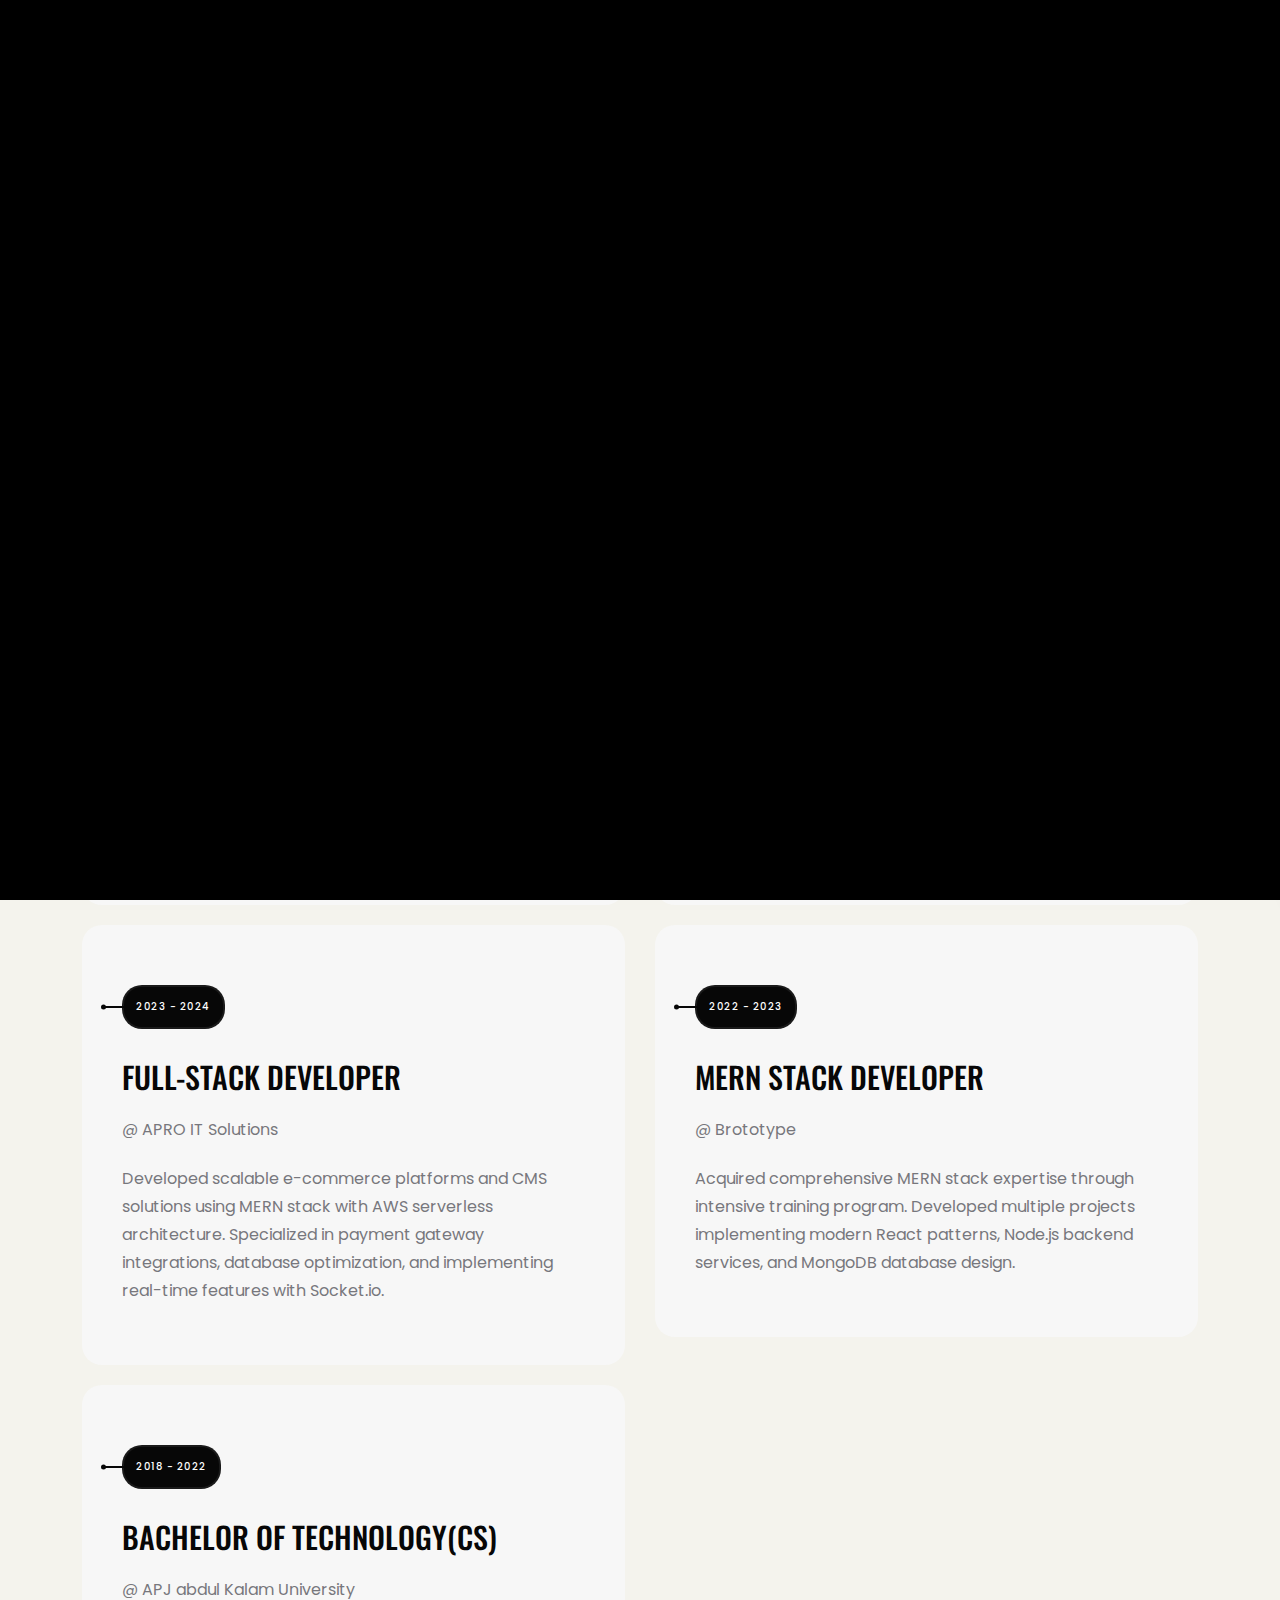
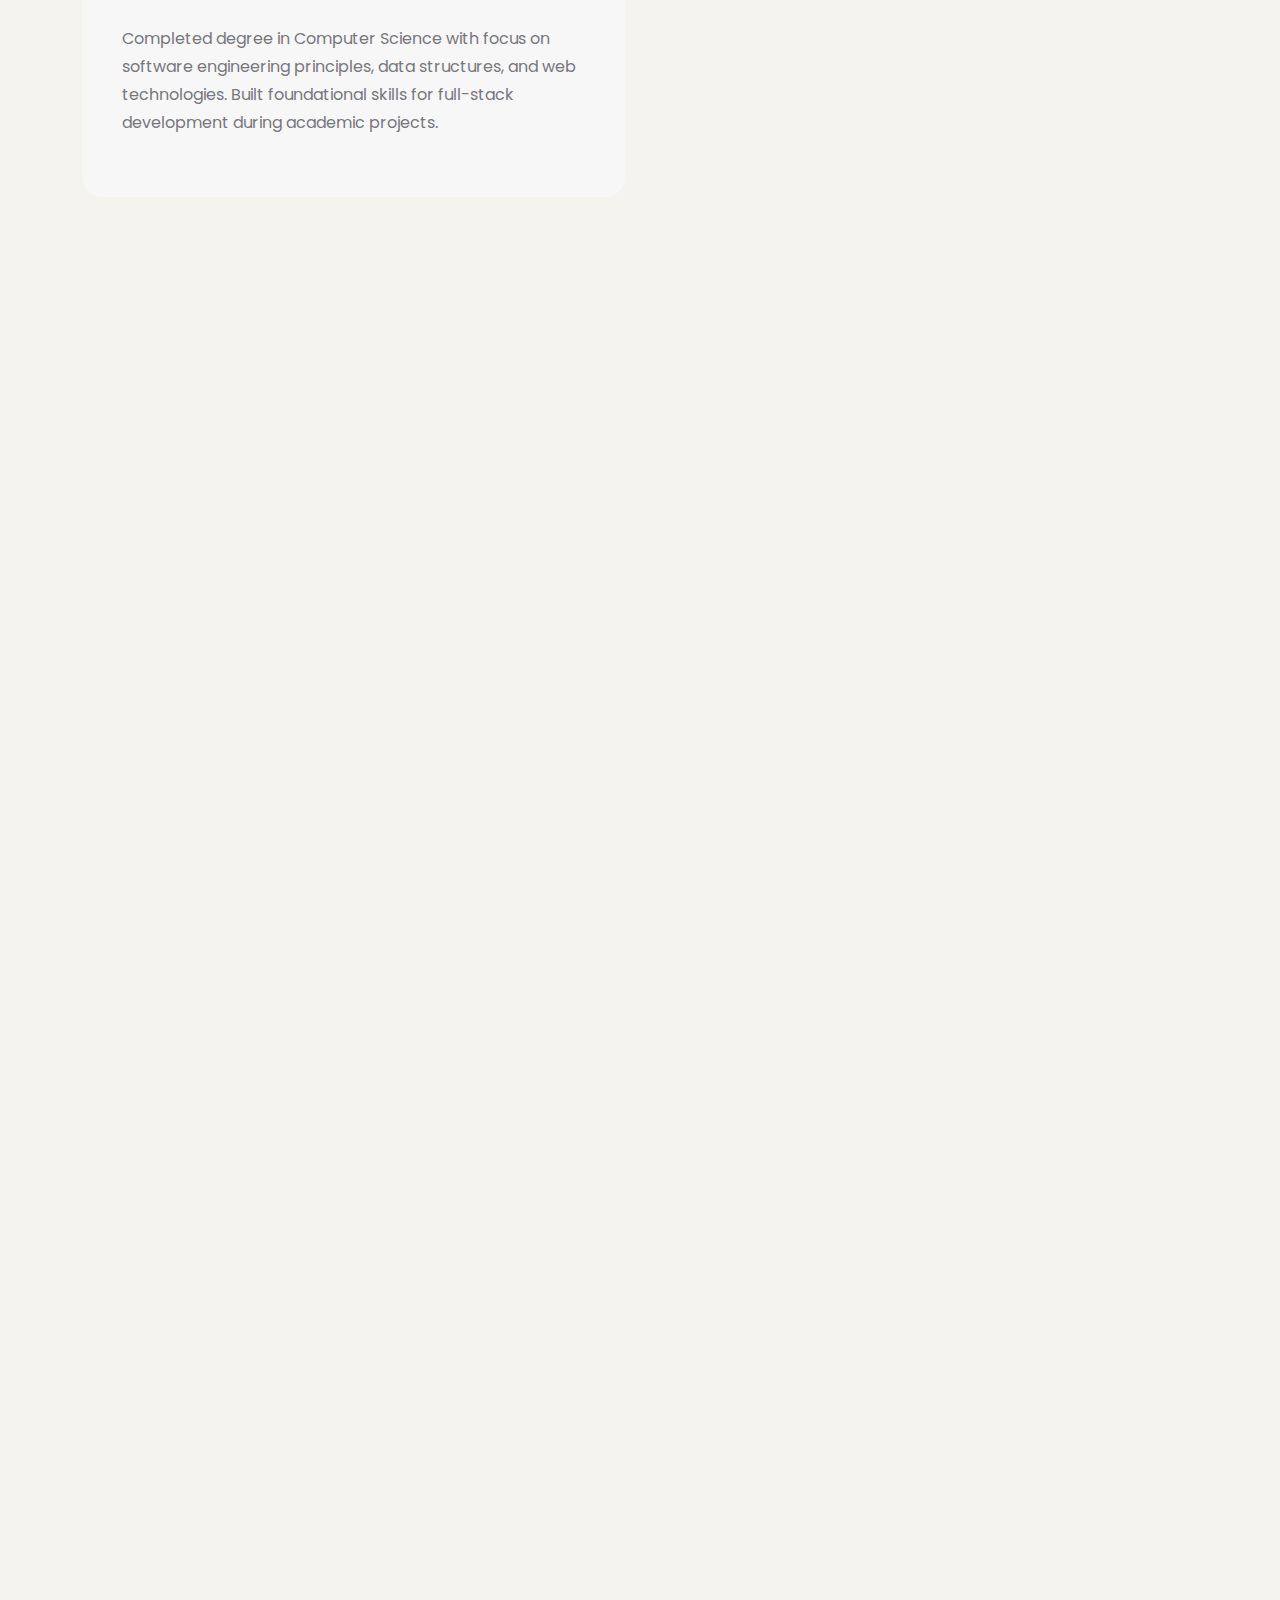
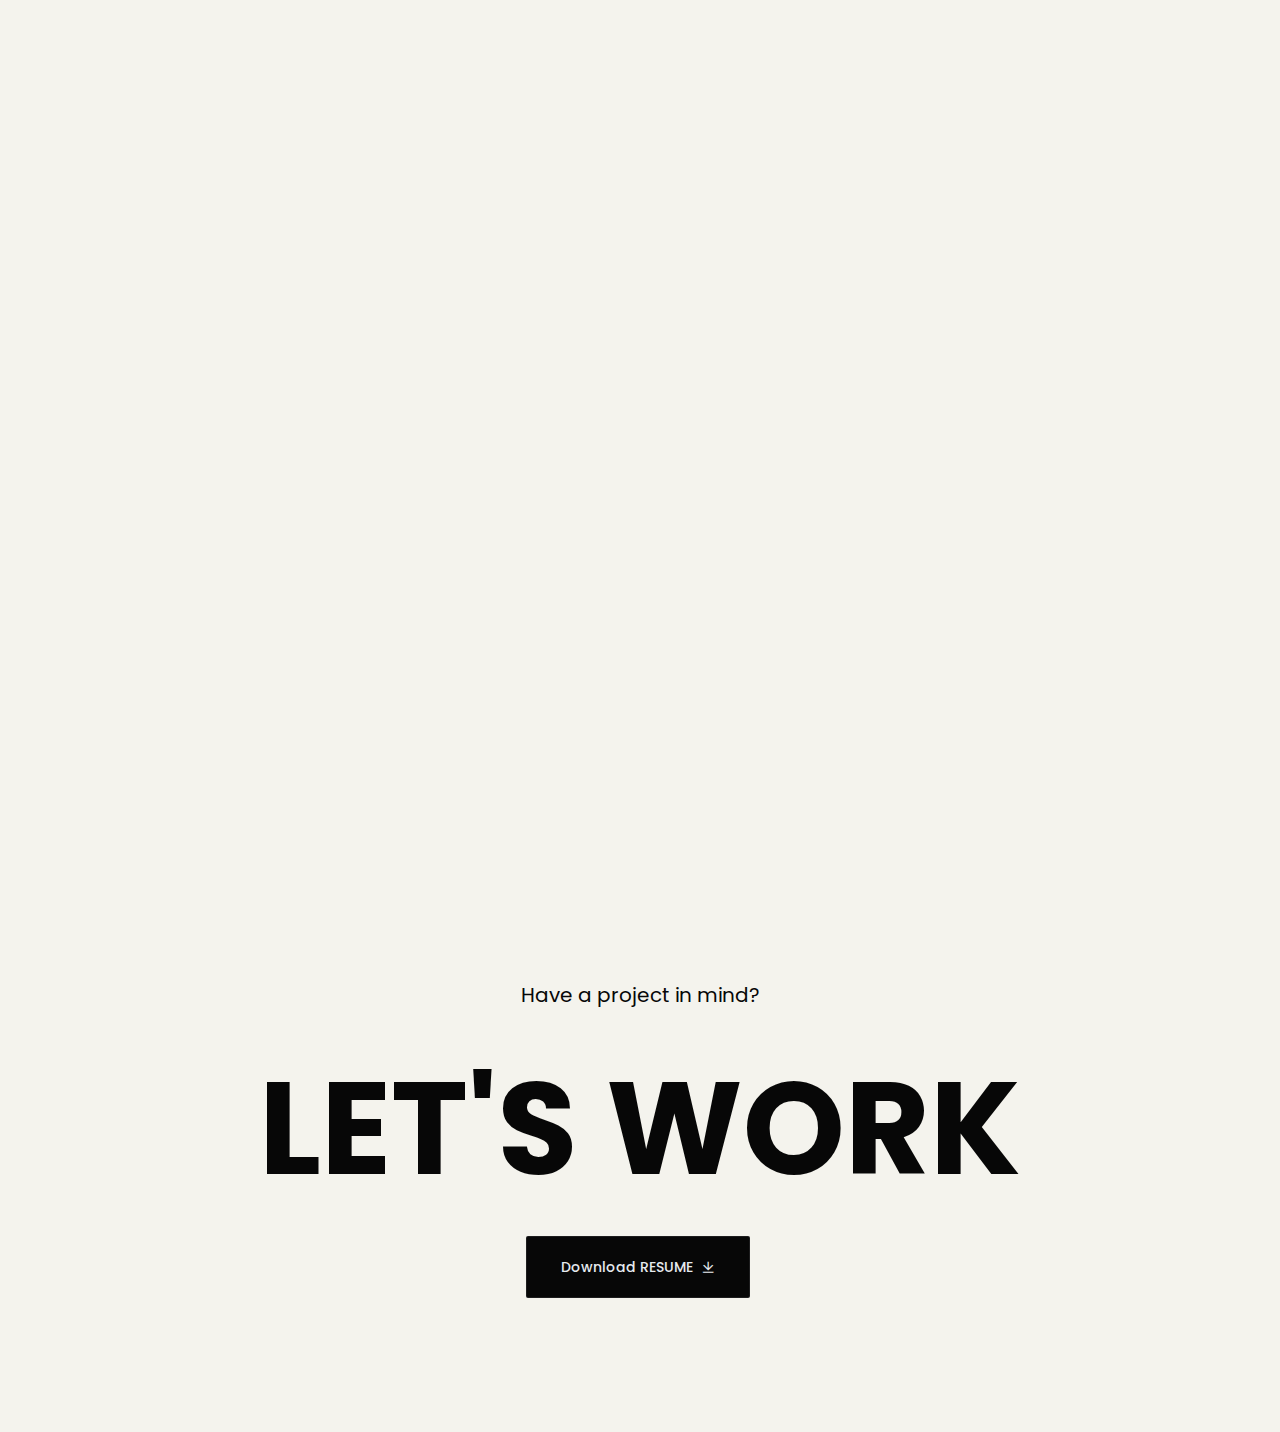
<file: about.html>
<!DOCTYPE html>
<html lang="en">

<head>
    <!-- META -->
    <meta charset="utf-8">
    <meta http-equiv="X-UA-Compatible" content="IE=edge">
    <meta name="viewport" content="width=device-width, initial-scale=1">
    <meta name="description" content="Raees Ahmed">
    <meta name="keywords" content="personal, portfolio new, html, one page, bootstrap, new html template, design, creative, onepage, clean, modern">
    <meta name="author" content="Tanvir Hossain">
    <!-- PAGE TITLE -->
    <title>Raees Ahmed</title>
    <link rel="icon" type="image/x-icon" href="assets/images/rlogo.png">
    <!-- ALL GOOGLE FONTS -->
    <link rel="preconnect" href="https://fonts.googleapis.com">
    <link rel="preconnect" href="https://fonts.gstatic.com" crossorigin>
    <link href="https://fonts.googleapis.com/css2?family=Oswald:wght@200..700&family=Poppins:ital,wght@0,100;0,200;0,300;0,400;0,500;0,600;0,700;0,800;0,900;1,100;1,200;1,300;1,400;1,500;1,600;1,700;1,800;1,900&display=swap" rel="stylesheet">
    <!-- BOOTSTRAP CSS -->
    <link rel="stylesheet" href="assets/css/bootstrap.min.css" />
    <!-- FONT AWESOME CSS -->
    <link rel="stylesheet" href="assets/css/font-awesome-pro.css" />
    <!-- FONT AWESOME CSS -->
    <link rel="stylesheet" href="assets/fonts/remixicon.css" />
    <!-- MAGNIFIC CSS -->
    <link rel="stylesheet" href="assets/css/magnific-popup.css">
    <!-- NICE SELECT CSS -->
    <link rel="stylesheet" href="assets/css/nice-select.min.css" />
    <!-- ANIMATE CSS -->
    <link rel="stylesheet" href="assets/css/animate.min.css" />
    <!-- MOBILE MENU CSS -->
    <link rel="stylesheet" href="assets/css/mobilemenu.css" />
    <!-- SLICK CSS -->
    <link rel="stylesheet" href="assets/css/slick.min.css" />
    <!-- SPACING CSS -->
    <link rel="stylesheet" href="assets/css/spacing.css" />
    <!-- MAIN STYLE CSS -->
    <link rel="stylesheet" href="assets/css/style.css" />
    <!-- RESPONSIVE CSS -->
    <link rel="stylesheet" href="assets/css/responsive.css">
    <!-- HTML5 shim and Respond.js IE8 support of HTML5 elements and media queries -->
    <!-- WARNING: Respond.js doesn't work if you view the page via file:// -->
    <!--[if lt IE 9]>
      <script src="https://oss.maxcdn.com/html5shiv/3.7.2/html5shiv.min.js"></script>
      <script src="https://oss.maxcdn.com/respond/1.4.2/respond.min.js"></script>
    <![endif]-->
</head>

<body>
    <!-- START PRELOADER AREA-->
    <div class="preloader">
        <svg viewbox="0 0 1000 1000" preserveaspectratio="none">
            <path id="preloaderSvg" d="M0,1005S175,995,500,995s500,5,500,5V0H0Z"></path>
        </svg>
        <div class="preloader-heading">
            <div class="load-text">
                <span>R</span>
                <span>a</span>
                <span>e</span>
                <span>e</span>
                <span>s</span>
            </div>
        </div>
    </div>
    <!-- END PRELOADER AREA -->
    <!-- START SCROOL UP DESIGN AREA -->
    <div class="progress-wrap cursor-pointer">
        <i class="ri-arrow-up-s-line"></i>
        <svg class="progress-circle svg-content" width="100%" height="100%" viewBox="-1 -1 102 102">
            <path d="M50,1 a49,49 0 0,1 0,98 a49,49 0 0,1 0,-98" />
        </svg>
    </div>
    <!-- / END SCROOL UP DESIGN AREA -->
    <!-- START MAGIC CURSOR AND BALL AREA-->
    <div id="magic-cursor">
        <div id="ball"></div>
    </div>
    <!-- / END MAGIC CURSOR AND BALL AREA-->
    <!-- START MENU DESIGN AREA-->
    <header class="main-header">
        <div class="header-upper">
            <div class="container">
                <div class="header-inner">
                    <div class="row align-items-center">
                        <div class="col-xl-2 col-lg-2 col-md-6 col-6 col-sm-3">
                            <div class="logo-area">
                                <div class="logo">
                                    <a href="index.html"><img src="assets/images/logor.png" alt=""></a>
                                </div>
                            </div>
                        </div>
                        <div class="col-xl-10 col-lg-10 col-md-6 col-6 col-sm-9">
                            <div class="main-menu">
                                <nav id="mobile-menu">
                                    <ul>
                                        <li><a href="index.html" class="linkstyle">Home</a></li>
                                        <li><a href="about.html" class="linkstyle">about</a></li>
                                       
                                        <li><a href="contact.html" class="linkstyle">Contact</a></li>
                                    </ul>
                                </nav>
                            </div>
                            <div class="side-menu-icon d-lg-none text-end">
                                <a href="javascript:void(0)" class="info-toggle-btn f-right sidebar-toggle-btn"><i class="fal fa-bars"></i></a>
                            </div>
                        </div>
                    </div>
                </div>
            </div>
        </div>
    </header>
    <!-- // END MENU DESIGN AREA-->
    <!-- START MOBILE MENU DESIGN AREA-->
    <div class="sidebar__area">
        <div class="sidebar__wrapper">
            <div class="sidebar__close">
                <button class="sidebar__close-btn" id="sidebar__close-btn">
                    <i class="fal fa-times"></i>
                </button>
            </div>
            <div class="sidebar__content mt-50 mb-20">
                <div class="mobile-menu fix"></div>
            </div>
        </div>
    </div>
    <div class="body-overlay"></div>
    <!-- // END MOBILE MENU DESIGN AREA-->
    <!-- START SINGLE PAGE DESIGN AREA -->
    <section class="single-page-hero-area">
        <div class="container">
            <div class="row align-items-center">
                <div class="col-lg-12">
                    <h2>About Me</h2>
                </div>
            </div>
        </div>
    </section>
    <!-- // END SINGLE PAGE DESIGN AREA -->
    <!-- START RESUME EXPERIENCE DESIGN AREA -->
   <div class="resume-area no-padding" id="resume">
    <div class="container">
        <div class="row">
            <div class="col-xl-6 col-md-6">
                <div class="resume-wrapper wow fadeInUp delay-0-2s">
                    <!-- START SINGLE EXPERIENCE DESIGN AREA -->
                    <div class="resume-box">
                        <span class="resume-date">2024 - Present</span>
                        <h2>Senior Software Engineer</h2>
                        <span>@ Hashint Technologies</span>
                        <p>Led full-stack development of enterprise CRM systems using ASP.NET Core, implementing RBAC and automated workflows. Managed Agile teams and production deployments while optimizing client reporting systems and billing processes.</p>
                    </div>
                    <!-- / END SINGLE EXPERIENCE DESIGN AREA -->
                    <!-- START SINGLE EXPERIENCE DESIGN AREA -->
                    <div class="resume-box">
                        <span class="resume-date">2023 - 2024</span>
                        <h2>Full-Stack Developer</h2>
                        <span>@ APRO IT Solutions</span>
                        <p>Developed scalable e-commerce platforms and CMS solutions using MERN stack with AWS serverless architecture. Specialized in payment gateway integrations, database optimization, and implementing real-time features with Socket.io.</p>
                    </div>
                    <!-- / END SINGLE EXPERIENCE DESIGN AREA -->
                    <!-- START SINGLE EXPERIENCE DESIGN AREA -->
                    <div class="resume-box">
                        <span class="resume-date">2018 - 2022</span>
                        <h2>Bachelor of Technology(CS) </h2>
                        <span>@ APJ abdul Kalam University</span>
                        <p>Completed degree in Computer Science with focus on software engineering principles, data structures, and web technologies. Built foundational skills for full-stack development during academic projects.</p>
                    </div>
                    <!-- / END SINGLE EXPERIENCE DESIGN AREA -->
                </div>
            </div>
            <div class="col-xl-6 col-md-6">
                <div class="resume-wrapper wow fadeInUp delay-0-4s">
                    <!-- START SINGLE EDUCATION DESIGN AREA -->
                    <div class="resume-box">
                        <span class="resume-date">2024 - 2024</span>
                        <h2>TEAM LEAD</h2>
                        <span>@ Skill Harvest</span>
                        <p>Directed development of cloud-based learning platforms using React and Node.js microservices. Mentored junior developers while implementing AWS optimizations that significantly improved system performance and reduced costs.</p>
                    </div>
                    <!-- / END SINGLE EDUCATION DESIGN AREA -->
                    <!-- START SINGLE EDUCATION DESIGN AREA -->
                    <div class="resume-box">
                        <span class="resume-date">2022 - 2023</span>
                        <h2>Mern Stack Developer</h2>
                        <span>@ Brototype</span>
                        <p>Acquired comprehensive MERN stack expertise through intensive training program. Developed multiple projects implementing modern React patterns, Node.js backend services, and MongoDB database design.</p>
                    </div>
                    <!-- / END SINGLE EDUCATION DESIGN AREA -->
                </div>
            </div>
        </div>
    </div>
</div>
    <!-- / END RESUME EXPERIENCE DESIGN AREA -->
    <!-- START SKILL DESIGN AREA -->
<section id="skills" class="skill-area">
    <div class="container">
        <div class="container-inner">
            <div class="row">
                <div class="col-xl-12 col-lg-12">
                    <div class="section-title section-black-title mb-40 wow fadeInUp delay-0-2s">
                        <h2>Professional Skills</h2>
                    </div>
                </div>
            </div>
            <div class="row">
                <div class="col-lg-12">
                    <div class="skill-items-wrap">
                        <div class="row">
                            <!-- Figma -->
                            <div class="col-xl-3 col-lg-4 col-md-3 col-sm-4 col-6">
                                <div class="skill-item wow fadeInUp delay-0-2s">
                                    <img src="assets/images/skills/figma.png" alt="Figma" />
                                    <h5>Figma</h5>
                                </div>
                            </div>
                            <!-- Tailwind CSS -->
                            <div class="col-xl-3 col-lg-4 col-md-3 col-sm-4 col-6">
                                <div class="skill-item wow fadeInUp delay-0-3s">
                                    <img src="assets/images/skills/tailwindlogo.png" alt="Tailwind CSS" />
                                    <h5>Tailwind CSS</h5>
                                </div>
                            </div>
                           
                            <!-- Python -->
                            <div class="col-xl-3 col-lg-4 col-md-3 col-sm-4 col-6">
                                <div class="skill-item wow fadeInUp delay-0-4s">
                                    <img src="assets/images/skills/python.png" alt="Python" />
                                    <h5>Python</h5>
                                </div>
                            </div>
                          
                            <!-- React.js -->
                            <div class="col-xl-3 col-lg-4 col-md-3 col-sm-4 col-6">
                                <div class="skill-item wow fadeInUp delay-0-2s">
                                    <img src="assets/images/skills/React.png" alt="React.js" />
                                    <h5>React.js</h5>
                                </div>
                            </div>
                            <!-- JavaScript -->
                            <div class="col-xl-3 col-lg-4 col-md-3 col-sm-4 col-6">
                                <div class="skill-item wow fadeInUp delay-0-3s">
                                    <img src="assets/images/skills/javascript.jpg" alt="JavaScript" />
                                    <h5>JavaScript</h5>
                                </div>
                            </div>
                            <!-- HTML5 -->
                            <div class="col-xl-3 col-lg-4 col-md-3 col-sm-4 col-6">
                                <div class="skill-item wow fadeInUp delay-0-4s">
                                    <img src="assets/images/skills/html5.png" alt="HTML5" />
                                    <h5>HTML5</h5>
                                </div>
                            </div>
                            <!-- CSS3 -->
                            <div class="col-xl-3 col-lg-4 col-md-3 col-sm-4 col-6">
                                <div class="skill-item wow fadeInUp delay-0-5s">
                                    <img src="assets/images/skills/css3.jpg" alt="CSS3" />
                                    <h5>CSS3</h5>
                                </div>
                            </div>
                            <!-- AJAX -->
                            <div class="col-xl-3 col-lg-4 col-md-3 col-sm-4 col-6">
                                <div class="skill-item wow fadeInUp delay-0-2s">
                                    <img src="assets/images/skills/ajax.png" alt="AJAX" />
                                    <h5>AJAX</h5>
                                </div>
                            </div>
                            <!-- Bootstrap -->
                            <div class="col-xl-3 col-lg-4 col-md-3 col-sm-4 col-6">
                                <div class="skill-item wow fadeInUp delay-0-3s">
                                    <img src="assets/images/skills/bootstrap.png" alt="Bootstrap" />
                                    <h5>Bootstrap</h5>
                                </div>
                            </div>
                            <!-- Sass -->
                            <div class="col-xl-3 col-lg-4 col-md-3 col-sm-4 col-6">
                                <div class="skill-item wow fadeInUp delay-0-4s">
                                    <img src="assets/images/skills/sass.png" alt="Sass" />
                                    <h5>Sass</h5>
                                </div>
                            </div>
                            <!-- Redux -->
                            <div class="col-xl-3 col-lg-4 col-md-3 col-sm-4 col-6">
                                <div class="skill-item wow fadeInUp delay-0-5s">
                                    <img src="assets/images/skills/Redux.png" alt="Redux" />
                                    <h5>Redux</h5>
                                </div>
                            </div>
                            <!-- Handlebars -->
                            <div class="col-xl-3 col-lg-4 col-md-3 col-sm-4 col-6">
                                <div class="skill-item wow fadeInUp delay-0-2s">
                                    <img src="assets/images/skills/handlebars.jpg" alt="Handlebars" />
                                    <h5>Handlebars</h5>
                                </div>
                            </div>
                            <!-- Node.js -->
                            <div class="col-xl-3 col-lg-4 col-md-3 col-sm-4 col-6">
                                <div class="skill-item wow fadeInUp delay-0-3s">
                                    <img src="assets/images/skills/node.png" alt="Node.js" />
                                    <h5>Node.js</h5>
                                </div>
                            </div>
                            <!-- Express.js -->
                            <div class="col-xl-3 col-lg-4 col-md-3 col-sm-4 col-6">
                                <div class="skill-item wow fadeInUp delay-0-4s">
                                    <img src="assets/images/skills/express.png" alt="Express.js" />
                                    <h5>Express.js</h5>
                                </div>
                            </div>
                            <!-- ASP.NET -->
                            <div class="col-xl-3 col-lg-4 col-md-3 col-sm-4 col-6">
                                <div class="skill-item wow fadeInUp delay-0-5s">
                                    <img src="assets/images/skills/asp-net.png" alt="ASP.NET" />
                                    <h5>ASP.NET</h5>
                                </div>
                            </div>
                            <!-- C# -->
                            <div class="col-xl-3 col-lg-4 col-md-3 col-sm-4 col-6">
                                <div class="skill-item wow fadeInUp delay-0-2s">
                                    <img src="assets/images/skills/charp.png" alt="C#" />
                                    <h5>C#</h5>
                                </div>
                            </div>
                            <!-- REST APIs -->
                            <div class="col-xl-3 col-lg-4 col-md-3 col-sm-4 col-6">
                                <div class="skill-item wow fadeInUp delay-0-3s">
                                    <img src="assets/images/skills/rest.png" alt="REST APIs" />
                                    <h5>REST APIs</h5>
                                </div>
                            </div>
                            <!-- Microservices -->
                            <div class="col-xl-3 col-lg-4 col-md-3 col-sm-4 col-6">
                                <div class="skill-item wow fadeInUp delay-0-4s">
                                    <img src="assets/images/skills/microservice.png" alt="Microservices" />
                                    <h5>Microservices</h5>
                                </div>
                            </div>
                            <!-- MVC -->
                            <div class="col-xl-3 col-lg-4 col-md-3 col-sm-4 col-6">
                                <div class="skill-item wow fadeInUp delay-0-5s">
                                    <img src="assets/images/skills/mvc.png" alt="MVC" />
                                    <h5>MVC</h5>
                                </div>
                            </div>
                            <!-- MongoDB -->
                            <div class="col-xl-3 col-lg-4 col-md-3 col-sm-4 col-6">
                                <div class="skill-item wow fadeInUp delay-0-2s">
                                    <img src="assets/images/skills/mongo.png" alt="MongoDB" />
                                    <h5>MongoDB</h5>
                                </div>
                            </div>
                            <!-- Mongoose -->
                            <div class="col-xl-3 col-lg-4 col-md-3 col-sm-4 col-6">
                                <div class="skill-item wow fadeInUp delay-0-3s">
                                    <img src="assets/images/skills/mongoose.png" alt="Mongoose" />
                                    <h5>Mongoose</h5>
                                </div>
                            </div>
                            <!-- MySQL -->
                            <div class="col-xl-3 col-lg-4 col-md-3 col-sm-4 col-6">
                                <div class="skill-item wow fadeInUp delay-0-4s">
                                    <img src="assets/images/skills/mysql.png" alt="MySQL" />
                                    <h5>MySQL</h5>
                                </div>
                            </div>
                            <!-- PostgreSQL -->
                            <div class="col-xl-3 col-lg-4 col-md-3 col-sm-4 col-6">
                                <div class="skill-item wow fadeInUp delay-0-5s">
                                    <img src="assets/images/skills/postresql.png" alt="PostgreSQL" />
                                    <h5>PostgreSQL</h5>
                                </div>
                            </div>
                            <!-- AWS -->
                            <div class="col-xl-3 col-lg-4 col-md-3 col-sm-4 col-6">
                                <div class="skill-item wow fadeInUp delay-0-2s">
                                    <img src="assets/images/skills/aws.png" alt="AWS" />
                                    <h5>AWS</h5>
                                </div>
                            </div>
                            <!-- NGINX -->
                            <div class="col-xl-3 col-lg-4 col-md-3 col-sm-4 col-6">
                                <div class="skill-item wow fadeInUp delay-0-3s">
                                    <img src="assets/images/skills/nginx.png" alt="NGINX" />
                                    <h5>NGINX</h5>
                                </div>
                            </div>
                            <!-- Netlify -->
                            <div class="col-xl-3 col-lg-4 col-md-3 col-sm-4 col-6">
                                <div class="skill-item wow fadeInUp delay-0-4s">
                                    <img src="assets/images/skills/netlify.png" alt="Netlify" />
                                    <h5>Netlify</h5>
                                </div>
                            </div>
                            <!-- Vercel -->
                            <div class="col-xl-3 col-lg-4 col-md-3 col-sm-4 col-6">
                                <div class="skill-item wow fadeInUp delay-0-5s">
                                    <img src="assets/images/skills/verecel.png" alt="Vercel" />
                                    <h5>Vercel</h5>
                                </div>
                            </div>
                            <!-- Git -->
                            <div class="col-xl-3 col-lg-4 col-md-3 col-sm-4 col-6">
                                <div class="skill-item wow fadeInUp delay-0-2s">
                                    <img src="assets/images/skills/git.png" alt="Git" />
                                    <h5>Git</h5>
                                </div>
                            </div>
                            <!-- Postman -->
                            <div class="col-xl-3 col-lg-4 col-md-3 col-sm-4 col-6">
                                <div class="skill-item wow fadeInUp delay-0-3s">
                                    <img src="assets/images/skills/postman.png" alt="Postman" />
                                    <h5>Postman</h5>
                                </div>
                            </div>
                            <!-- Socket.io -->
                            <div class="col-xl-3 col-lg-4 col-md-3 col-sm-4 col-6">
                                <div class="skill-item wow fadeInUp delay-0-4s">
                                    <img src="assets/images/skills/socketio.png" alt="Socket.io" />
                                    <h5>Socket.io</h5>
                                </div>
                            </div>
                            <!-- Razorpay -->
                            <div class="col-xl-3 col-lg-4 col-md-3 col-sm-4 col-6">
                                <div class="skill-item wow fadeInUp delay-0-5s">
                                    <img src="assets/images/skills/razorpay.png" alt="Razorpay" />
                                    <h5>Razorpay</h5>
                                </div>
                            </div>
                            <!-- PayPal -->
                            <div class="col-xl-3 col-lg-4 col-md-3 col-sm-4 col-6">
                                <div class="skill-item wow fadeInUp delay-0-2s">
                                    <img src="assets/images/skills/paypal.png" alt="PayPal" />
                                    <h5>PayPal</h5>
                                </div>
                            </div>
                            <!-- Stripe -->
                            <div class="col-xl-3 col-lg-4 col-md-3 col-sm-4 col-6">
                                <div class="skill-item wow fadeInUp delay-0-3s">
                                    <img src="assets/images/skills/stripe.png" alt="Stripe" />
                                    <h5>Stripe</h5>
                                </div>
                            </div>
                        </div>
                    </div>
                </div>
            </div>
        </div>
    </div>
</section>
    <!-- / END SKILL DESIGN AREA -->
    <!-- START FOOTER DESIGN AREA -->
   <footer class="main-footer"> 
    <div class="container">
        <div class="row">
            <div class="col-lg-12">
                <div class="footer-top text-center">
                    <p> Have a project in mind?</p>
                    <h2><a href="mailto:hello@websitename.com">let's work</a></h2>

                    <!-- Resume Download Button -->
                    
                    <div class="form-group mt-3 mb-4">
                       <a href="https://drive.google.com/file/d/1V1cZMmbM8EcA4aOaY3-Ty-WYlpx9TnXi/view?usp=sharing" class="theme-btn" target="_blank" rel="noopener">
  Download RESUME <i class="ri-download-line"></i>
</a>
                    </div>
                </div>
            </div>
        </div>
    </div>
</footer>

    <!-- / END FOOTER DESIGN AREA -->
    <!-- JQUERY JS -->
    <script src="assets/js/jquery-3.6.0.min.js"></script>
    <!-- BOOTSTRAP JS-->
    <script src="assets/js/bootstrap.min.js"></script>
    <!-- APPEAR JS -->
    <script src="assets/js/appear.min.js"></script>
    <!-- MAGNIFICANT JS -->
    <script src="assets/js/jquery.magnific-popup.min.js"></script>
    <!-- MOBILE MENU JS-->
    <script src="assets/js/mobilemenu.js"></script>
    <!-- GSAP AND LOCOMOTIV JS-->
    <script src="assets/js/gsap.min.js"></script>
    <script src="assets/js/ScrollTrigger.min.js"></script>
    <script src="assets/js/lenis.js"></script>
    <!-- SLICK JS-->
    <script src="assets/js/slick.min.js"></script>
    <!-- NICE SELECT JS-->
    <script src="assets/js/jquery.nice-select.min.js"></script>
    <!-- IMAGE LOADER JS-->
    <script src="assets/js/imagesloaded.pkgd.min.js"></script>
    <!-- ISOTOPE JS-->
    <script src="assets/js/isotope.pkgd.min.js"></script>
    <!--  WOW ANIMATION JS-->
    <script src="assets/js/wow.min.js"></script>
    <!-- SCRIPT JS-->
    <script src="assets/js/script.js"></script>
</body>

</html>
</file>
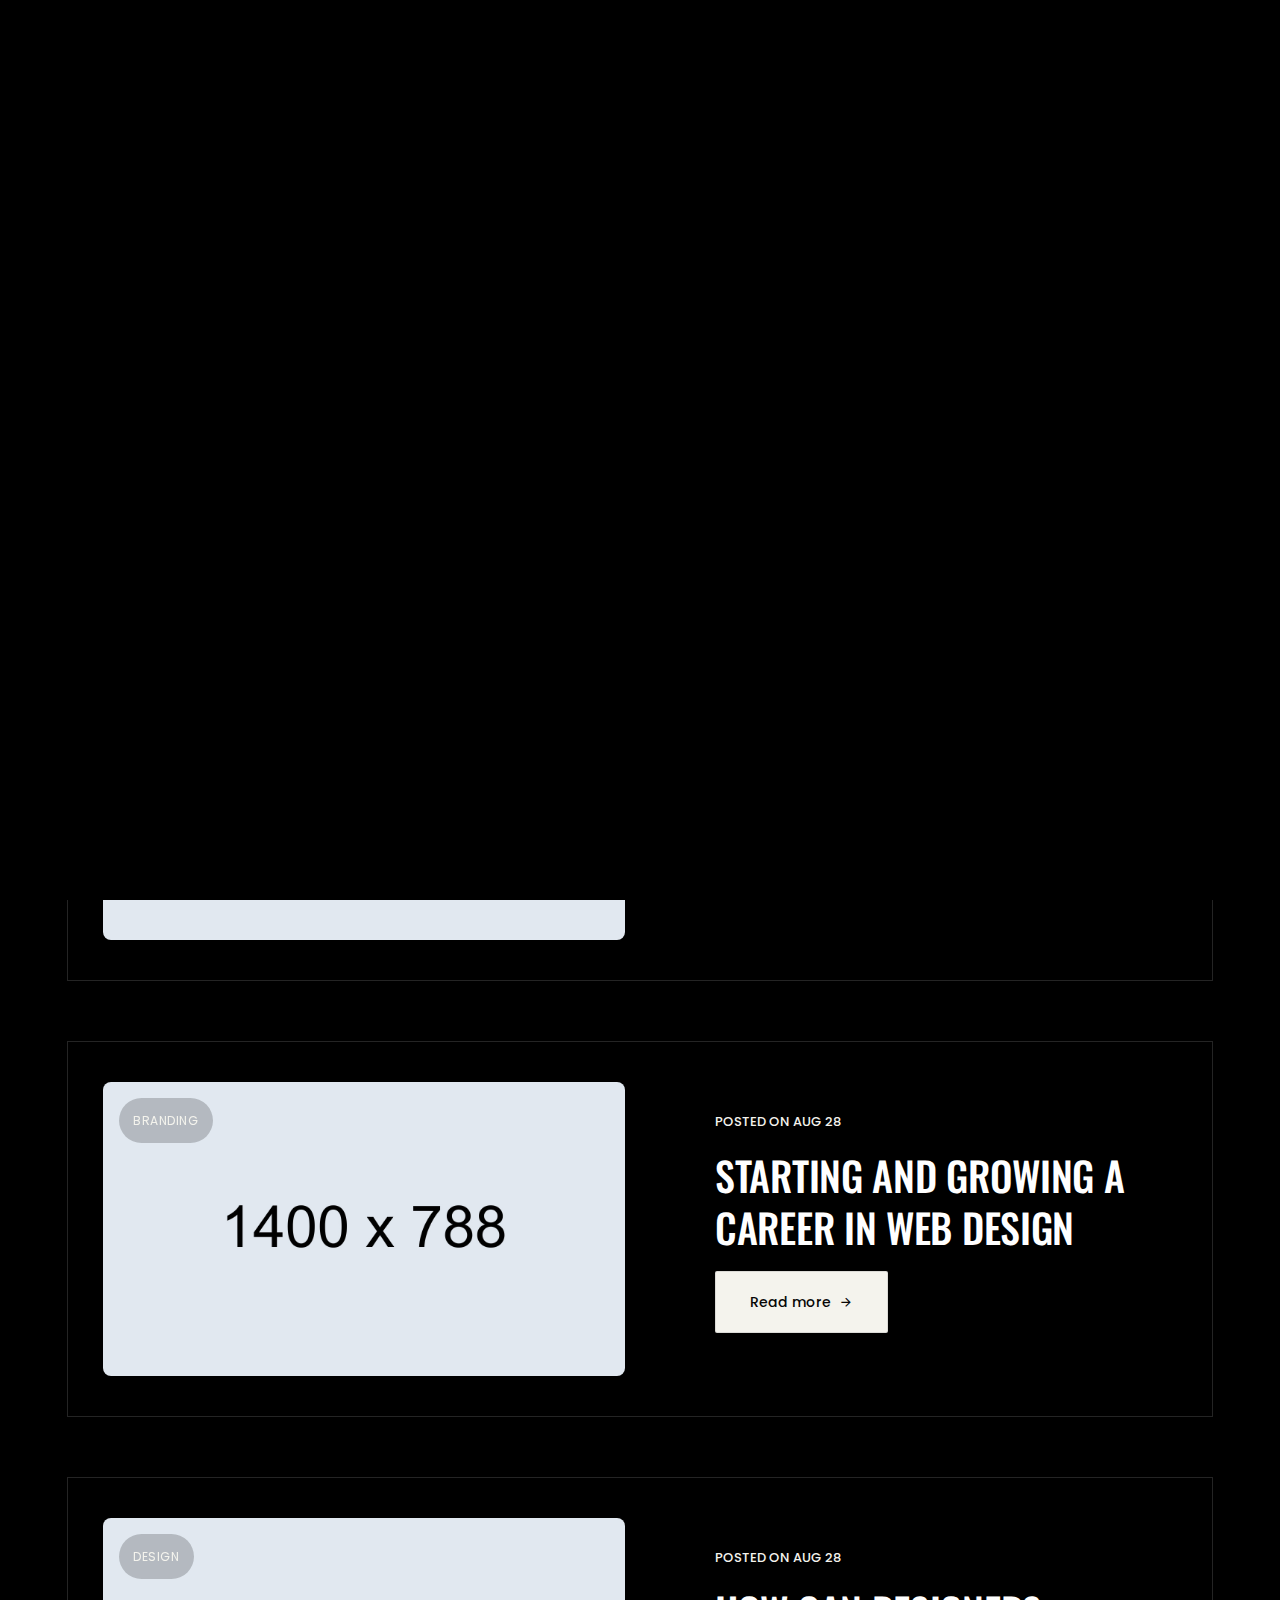
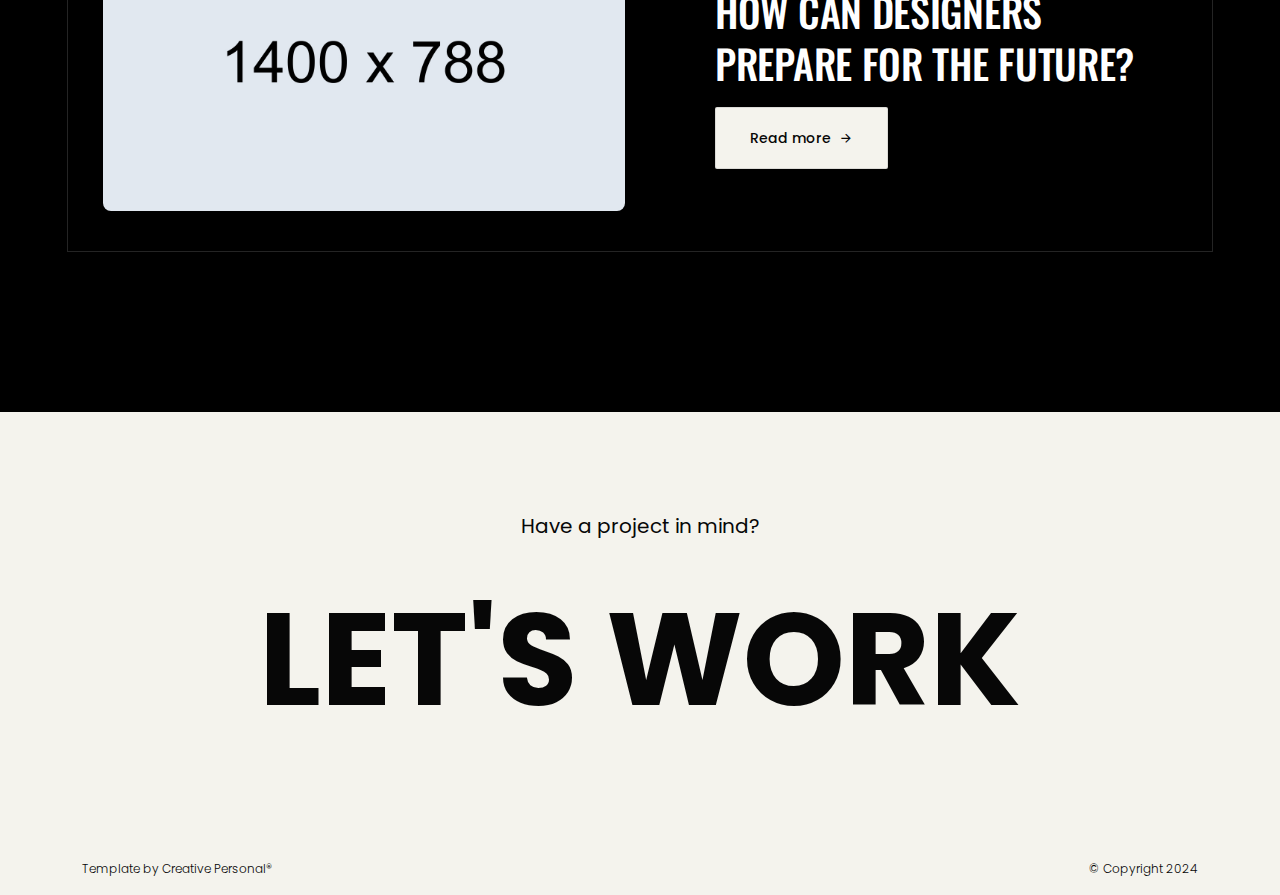
<file: blog.html>
<!DOCTYPE html>
<html lang="en">

<head>
    <!-- META -->
    <meta charset="utf-8">
    <meta http-equiv="X-UA-Compatible" content="IE=edge">
    <meta name="viewport" content="width=device-width, initial-scale=1">
    <meta name="description" content="Raees Ahmed Portfolio">
    <meta name="keywords" content="personal, portfolio new, html, one page, bootstrap, new html template, design, creative, onepage, clean, modern">
    <meta name="author" content="Tanvir Hossain">
    <!-- PAGE TITLE -->
    <title>Raees Ahmed Portfolio</title>
    <link rel="icon" type="image/x-icon" href="assets/images/favicon.png">
    <!-- ALL GOOGLE FONTS -->
    <link rel="preconnect" href="https://fonts.googleapis.com">
    <link rel="preconnect" href="https://fonts.gstatic.com" crossorigin>
    <link href="https://fonts.googleapis.com/css2?family=Oswald:wght@200..700&family=Poppins:ital,wght@0,100;0,200;0,300;0,400;0,500;0,600;0,700;0,800;0,900;1,100;1,200;1,300;1,400;1,500;1,600;1,700;1,800;1,900&display=swap" rel="stylesheet">
    <!-- BOOTSTRAP CSS -->
    <link rel="stylesheet" href="assets/css/bootstrap.min.css" />
    <!-- FONT AWESOME CSS -->
    <link rel="stylesheet" href="assets/css/font-awesome-pro.css" />
    <!-- FONT AWESOME CSS -->
    <link rel="stylesheet" href="assets/fonts/remixicon.css" />
    <!-- MAGNIFIC CSS -->
    <link rel="stylesheet" href="assets/css/magnific-popup.css">
    <!-- NICE SELECT CSS -->
    <link rel="stylesheet" href="assets/css/nice-select.min.css" />
    <!-- ANIMATE CSS -->
    <link rel="stylesheet" href="assets/css/animate.min.css" />
    <!-- MOBILE MENU CSS -->
    <link rel="stylesheet" href="assets/css/mobilemenu.css" />
    <!-- SLICK CSS -->
    <link rel="stylesheet" href="assets/css/slick.min.css" />
    <!-- SPACING CSS -->
    <link rel="stylesheet" href="assets/css/spacing.css" />
    <!-- MAIN STYLE CSS -->
    <link rel="stylesheet" href="assets/css/style.css" />
    <!-- RESPONSIVE CSS -->
    <link rel="stylesheet" href="assets/css/responsive.css">
    <!-- HTML5 shim and Respond.js IE8 support of HTML5 elements and media queries -->
    <!-- WARNING: Respond.js doesn't work if you view the page via file:// -->
    <!--[if lt IE 9]>
      <script src="https://oss.maxcdn.com/html5shiv/3.7.2/html5shiv.min.js"></script>
      <script src="https://oss.maxcdn.com/respond/1.4.2/respond.min.js"></script>
    <![endif]-->
</head>

<body>
    <!-- START PRELOADER AREA-->
    <div class="preloader">
        <svg viewbox="0 0 1000 1000" preserveaspectratio="none">
            <path id="preloaderSvg" d="M0,1005S175,995,500,995s500,5,500,5V0H0Z"></path>
        </svg>
        <div class="preloader-heading">
            <div class="load-text">
                <span>L</span>
                <span>o</span>
                <span>a</span>
                <span>d</span>
                <span>i</span>
                <span>n</span>
                <span>g</span>
            </div>
        </div>
    </div>
    <!-- END PRELOADER AREA -->
    <!-- START SCROOL UP DESIGN AREA -->
    <div class="progress-wrap cursor-pointer">
        <i class="ri-arrow-up-s-line"></i>
        <svg class="progress-circle svg-content" width="100%" height="100%" viewBox="-1 -1 102 102">
            <path d="M50,1 a49,49 0 0,1 0,98 a49,49 0 0,1 0,-98" />
        </svg>
    </div>
    <!-- / END SCROOL UP DESIGN AREA -->
    <!-- START MAGIC CURSOR AND BALL AREA-->
    <div id="magic-cursor">
        <div id="ball"></div>
    </div>
    <!-- / END MAGIC CURSOR AND BALL AREA-->
    <!-- START MENU DESIGN AREA-->
    <header class="main-header">
        <div class="header-upper">
            <div class="container">
                <div class="header-inner">
                    <div class="row align-items-center">
                        <div class="col-xl-2 col-lg-2 col-md-6 col-6 col-sm-3">
                            <div class="logo-area">
                                <div class="logo">
                                    <a href="index.html"><img src="assets/images/logo.png" alt=""></a>
                                </div>
                            </div>
                        </div>
                        <div class="col-xl-10 col-lg-10 col-md-6 col-6 col-sm-9">
                            <div class="main-menu">
                                <nav id="mobile-menu">
                                    <ul>
                                        <li><a href="index.html" class="linkstyle">Home</a></li>
                                        <li><a href="about.html" class="linkstyle">about</a></li>
                                        <li><a href="service.html" class="linkstyle">services</a></li>
                                        <li class="has-dropdown"><a href="projects.html" class="linkstyle">projects</a>
                                            <ul class="sub-menu">
                                                <li><a href="projects.html">Projects List</a></li>
                                                <li><a href="single-project.html">Single Portfolio</a></li>
                                            </ul>
                                        </li>
                                        <li><a href="blog.html" class="linkstyle">Blog</a></li>
                                        <li><a href="contact.html" class="linkstyle">Contact</a></li>
                                    </ul>
                                </nav>
                            </div>
                            <div class="side-menu-icon d-lg-none text-end">
                                <a href="javascript:void(0)" class="info-toggle-btn f-right sidebar-toggle-btn"><i class="fal fa-bars"></i></a>
                            </div>
                        </div>
                    </div>
                </div>
            </div>
        </div>
    </header>
    <!-- // END MENU DESIGN AREA-->
    <!-- START MOBILE MENU DESIGN AREA-->
    <div class="sidebar__area">
        <div class="sidebar__wrapper">
            <div class="sidebar__close">
                <button class="sidebar__close-btn" id="sidebar__close-btn">
                    <i class="fal fa-times"></i>
                </button>
            </div>
            <div class="sidebar__content mt-50 mb-20">
                <div class="mobile-menu fix"></div>
            </div>
        </div>
    </div>
    <div class="body-overlay"></div>
    <!-- // END MOBILE MENU DESIGN AREA-->
    <!-- START SINGLE PAGE DESIGN AREA -->
    <section class="single-page-hero-area">
        <div class="container">
            <div class="row align-items-center">
                <div class="col-lg-12">
                    <h2>Blogs</h2>
                    <p>Stories, Advice, and Inspiration for the Curious Mind</p>
                </div>
            </div>
        </div>
    </section>
    <!-- // END SINGLE PAGE DESIGN AREA -->
    <!-- START VLOG DESIGN AREA -->
    <section class="blog-area">
        <div class="container">
            <!-- START SINGLE VLOG DESIGN AREA -->
            <div class="row blog-post-box align-items-center">
                <div class="col-lg-6">
                    <div class="blog-post-img">
                        <a href="#">
                            <img src="assets/images/blog/blog1.jpg" alt="">
                        </a>
                        <div class="blog-post-category">
                            <a href="#">Help</a>
                        </div>
                    </div>
                </div>
                <div class="col-lg-6">
                    <div class="blog-post-caption">
                        <h3>Posted on Aug 28</h3>
                        <h2><a class="link-decoration" href="#">Create a Landing Page That Performs Great</a></h2>
                        <a class="theme-btn theme-btn-two" href="#">Read more <i class="ri-arrow-right-line"></i></a>
                    </div>
                </div>
            </div>
            <!-- START SINGLE VLOG DESIGN AREA -->
            <!-- START SINGLE VLOG DESIGN AREA -->
            <div class="row blog-post-box align-items-center">
                <div class="col-lg-6">
                    <div class="blog-post-img">
                        <a href="#">
                            <img src="assets/images/blog/blog2.jpg" alt="">
                        </a>
                        <div class="blog-post-category">
                            <a href="#">Branding</a>
                        </div>
                    </div>
                </div>
                <div class="col-lg-6">
                    <div class="blog-post-caption">
                        <h3>Posted on Aug 28</h3>
                        <h2><a class="link-decoration" href="#">Starting and Growing a Career in Web Design</a></h2>
                        <a class="theme-btn theme-btn-two" href="#">Read more <i class="ri-arrow-right-line"></i></a>
                    </div>
                </div>
            </div>
            <!-- START SINGLE VLOG DESIGN AREA -->
            <!-- START SINGLE VLOG DESIGN AREA -->
            <div class="row blog-post-box align-items-center">
                <div class="col-lg-6">
                    <div class="blog-post-img">
                        <a href="#">
                            <img src="assets/images/blog/blog3.jpg" alt="">
                        </a>
                        <div class="blog-post-category">
                            <a href="#">Design</a>
                        </div>
                    </div>
                </div>
                <div class="col-lg-6">
                    <div class="blog-post-caption">
                        <h3>Posted on Aug 28</h3>
                        <h2><a class="link-decoration" href="#">How Can Designers Prepare for the Future?</a></h2>
                        <a class="theme-btn theme-btn-two" href="#">Read more <i class="ri-arrow-right-line"></i></a>
                    </div>
                </div>
            </div>
            <!-- START SINGLE VLOG DESIGN AREA -->
        </div>
    </section>
    <!-- / END VLOG DESIGN AREA -->

    <!-- START FOOTER DESIGN AREA -->
    <footer class="main-footer">
        <div class="container">
            <div class="row">
                <div class="col-lg-12">
                    <div class="footer-top">
                        <p> Have a project in mind?</p>
                        <h2><a href="mailto:hello@websitename.com">let's work</a></h2>
                    </div>
                </div>
            </div>
            <div class="row">
                <div class="col-lg-6 col-sm-6">
                    <p class="copy-left-text">Template by <a href="https://themeforest.net/user/creativepersonal/portfolio">Creative Personal®</a></p>
                </div>
                <div class="col-lg-6 col-sm-6">
                    <p class="copy-right-text">&copy; Copyright 2024</p>
                </div>
            </div>
        </div>
    </footer>
    <!-- / END FOOTER DESIGN AREA -->
    <!-- JQUERY JS -->
    <script src="assets/js/jquery-3.6.0.min.js"></script>
    <!-- BOOTSTRAP JS-->
    <script src="assets/js/bootstrap.min.js"></script>
    <!-- APPEAR JS -->
    <script src="assets/js/appear.min.js"></script>
    <!-- MAGNIFICANT JS -->
    <script src="assets/js/jquery.magnific-popup.min.js"></script>
    <!-- MOBILE MENU JS-->
    <script src="assets/js/mobilemenu.js"></script>
    <!-- GSAP AND LOCOMOTIV JS-->
    <script src="assets/js/gsap.min.js"></script>
    <script src="assets/js/ScrollTrigger.min.js"></script>
    <script src="assets/js/lenis.js"></script>
    <!-- SLICK JS-->
    <script src="assets/js/slick.min.js"></script>
    <!-- NICE SELECT JS-->
    <script src="assets/js/jquery.nice-select.min.js"></script>
    <!-- IMAGE LOADER JS-->
    <script src="assets/js/imagesloaded.pkgd.min.js"></script>
    <!-- ISOTOPE JS-->
    <script src="assets/js/isotope.pkgd.min.js"></script>
    <!--  WOW ANIMATION JS-->
    <script src="assets/js/wow.min.js"></script>
    <!-- SCRIPT JS-->
    <script src="assets/js/script.js"></script>
</body>

</html>
</file>
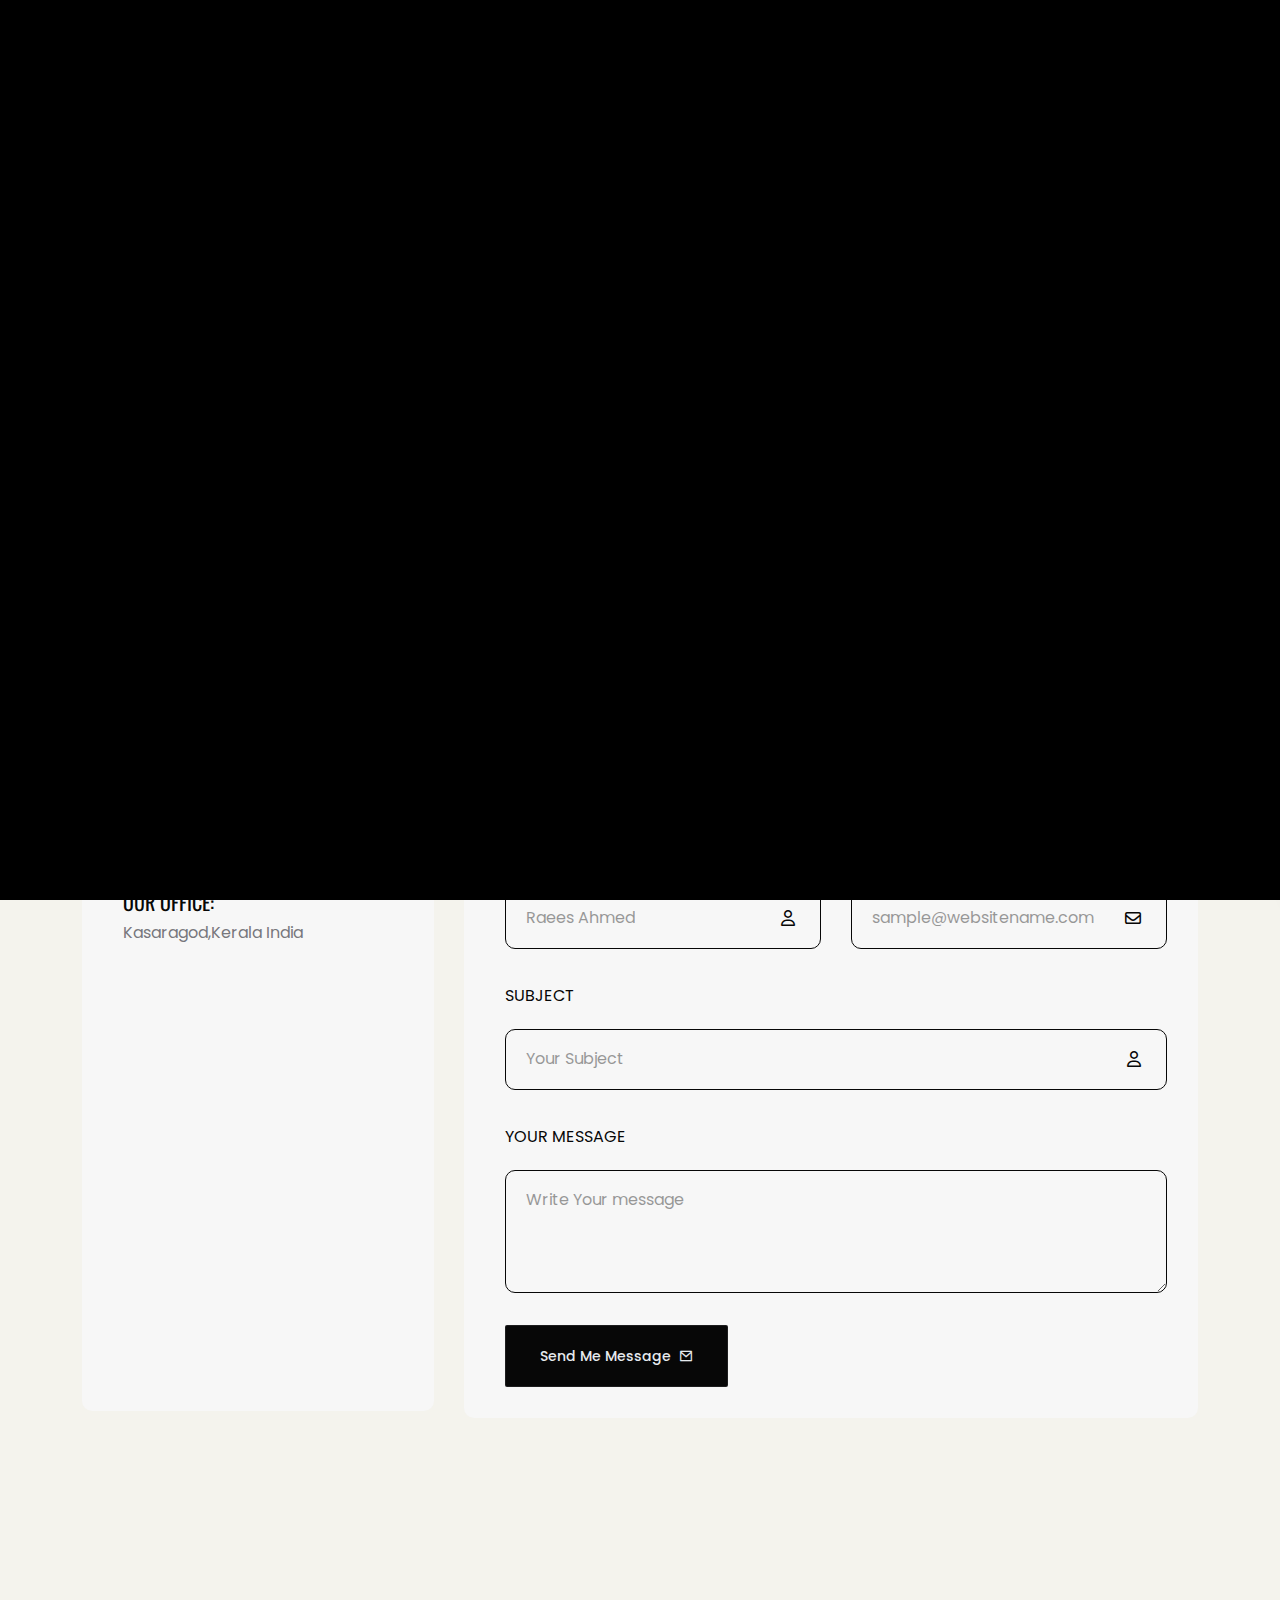
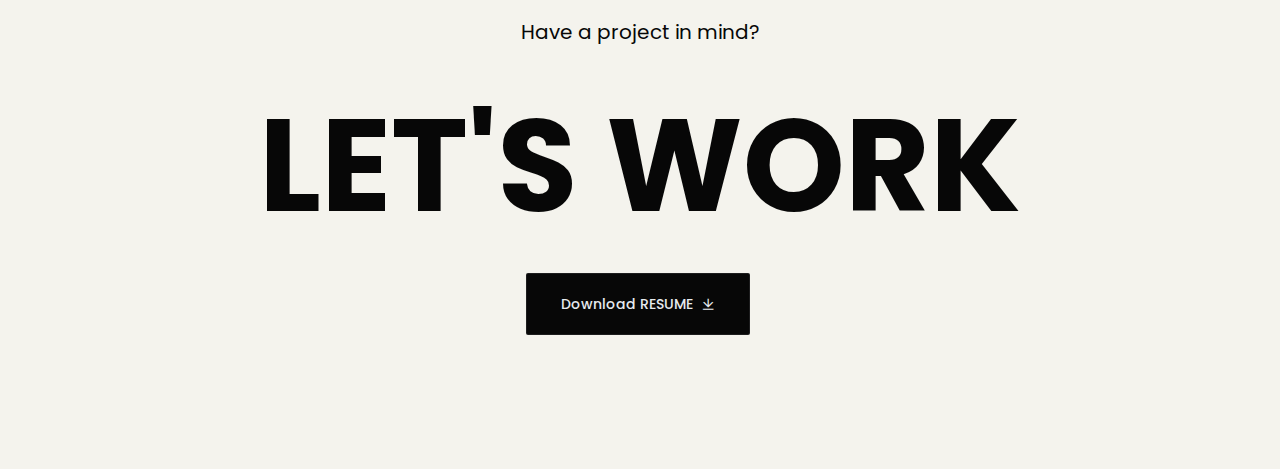
<file: contact.html>
<!DOCTYPE html>
<html lang="en">

<head>
    <!-- META -->
    <meta charset="utf-8">
    <meta http-equiv="X-UA-Compatible" content="IE=edge">
    <meta name="viewport" content="width=device-width, initial-scale=1">
    <meta name="description" content="Raees Ahmed">
    <meta name="keywords" content="personal, portfolio new, html, one page, bootstrap, new html template, design, creative, onepage, clean, modern">
    <meta name="author" content="Tanvir Hossain">
    <!-- PAGE TITLE -->
    <title>Raees Ahmed</title>
    <link rel="icon" type="image/x-icon" href="assets/images/rlogo.png">
    <!-- ALL GOOGLE FONTS -->
    <link rel="preconnect" href="https://fonts.googleapis.com">
    <link rel="preconnect" href="https://fonts.gstatic.com" crossorigin>
    <link href="https://fonts.googleapis.com/css2?family=Oswald:wght@200..700&family=Poppins:ital,wght@0,100;0,200;0,300;0,400;0,500;0,600;0,700;0,800;0,900;1,100;1,200;1,300;1,400;1,500;1,600;1,700;1,800;1,900&display=swap" rel="stylesheet">
    <!-- BOOTSTRAP CSS -->
    <link rel="stylesheet" href="assets/css/bootstrap.min.css" />
    <!-- FONT AWESOME CSS -->
    <link rel="stylesheet" href="assets/css/font-awesome-pro.css" />
    <!-- FONT AWESOME CSS -->
    <link rel="stylesheet" href="assets/fonts/remixicon.css" />
    <!-- MAGNIFIC CSS -->
    <link rel="stylesheet" href="assets/css/magnific-popup.css">
    <!-- NICE SELECT CSS -->
    <link rel="stylesheet" href="assets/css/nice-select.min.css" />
    <!-- ANIMATE CSS -->
    <link rel="stylesheet" href="assets/css/animate.min.css" />
    <!-- MOBILE MENU CSS -->
    <link rel="stylesheet" href="assets/css/mobilemenu.css" />
    <!-- SLICK CSS -->
    <link rel="stylesheet" href="assets/css/slick.min.css" />
    <!-- SPACING CSS -->
    <link rel="stylesheet" href="assets/css/spacing.css" />
    <!-- MAIN STYLE CSS -->
    <link rel="stylesheet" href="assets/css/style.css" />
    <!-- RESPONSIVE CSS -->
    <link rel="stylesheet" href="assets/css/responsive.css">
    <!-- HTML5 shim and Respond.js IE8 support of HTML5 elements and media queries -->
    <!-- WARNING: Respond.js doesn't work if you view the page via file:// -->
    <!--[if lt IE 9]>
      <script src="https://oss.maxcdn.com/html5shiv/3.7.2/html5shiv.min.js"></script>
      <script src="https://oss.maxcdn.com/respond/1.4.2/respond.min.js"></script>
    <![endif]-->
</head>

<body>
    <!-- START PRELOADER AREA-->
    <div class="preloader">
        <svg viewbox="0 0 1000 1000" preserveaspectratio="none">
            <path id="preloaderSvg" d="M0,1005S175,995,500,995s500,5,500,5V0H0Z"></path>
        </svg>
        <div class="preloader-heading">
            <div class="load-text">
                <span>R</span>
                <span>a</span>
                <span>e</span>
                <span>e</span>
                <span>s</span>
            </div>
        </div>
    </div>
    <!-- END PRELOADER AREA -->
    <!-- START SCROOL UP DESIGN AREA -->
    <div class="progress-wrap cursor-pointer">
        <i class="ri-arrow-up-s-line"></i>
        <svg class="progress-circle svg-content" width="100%" height="100%" viewBox="-1 -1 102 102">
            <path d="M50,1 a49,49 0 0,1 0,98 a49,49 0 0,1 0,-98" />
        </svg>
    </div>
    <!-- / END SCROOL UP DESIGN AREA -->
    <!-- START MAGIC CURSOR AND BALL AREA-->
    <div id="magic-cursor">
        <div id="ball"></div>
    </div>
    <!-- / END MAGIC CURSOR AND BALL AREA-->
    <!-- START MENU DESIGN AREA-->
    <header class="main-header">
        <div class="header-upper">
            <div class="container">
                <div class="header-inner">
                    <div class="row align-items-center">
                        <div class="col-xl-2 col-lg-2 col-md-6 col-6 col-sm-3">
                            <div class="logo-area">
                                <div class="logo">
                                    <a href="index.html"><img src="assets/images/logor.png" alt=""></a>
                                </div>
                            </div>
                        </div>
                        <div class="col-xl-10 col-lg-10 col-md-6 col-6 col-sm-9">
                            <div class="main-menu">
                                <nav id="mobile-menu">
                                    <ul>
                                        <li><a href="index.html" class="linkstyle">Home</a></li>
                                        <li><a href="about.html" class="linkstyle">about</a></li>
                                       
                                        <li><a href="contact.html" class="linkstyle">Contact</a></li>
                                    </ul>
                                </nav>
                            </div>
                            <div class="side-menu-icon d-lg-none text-end">
                                <a href="javascript:void(0)" class="info-toggle-btn f-right sidebar-toggle-btn"><i class="fal fa-bars"></i></a>
                            </div>
                        </div>
                    </div>
                </div>
            </div>
        </div>
    </header>
    <!-- // END MENU DESIGN AREA-->
    <!-- START MOBILE MENU DESIGN AREA-->
    <div class="sidebar__area">
        <div class="sidebar__wrapper">
            <div class="sidebar__close">
                <button class="sidebar__close-btn" id="sidebar__close-btn">
                    <i class="fal fa-times"></i>
                </button>
            </div>
            <div class="sidebar__content mt-50 mb-20">
                <div class="mobile-menu fix"></div>
            </div>
        </div>
    </div>
    <div class="body-overlay"></div>
    <!-- // END MOBILE MENU DESIGN AREA-->
    <!-- START SINGLE PAGE DESIGN AREA -->
    <section class="single-page-hero-area">
        <div class="container">
            <div class="row align-items-center">
                <div class="col-lg-12">
                    <h2>Say Hello</h2>
                    <p>Fill out the form below to get in touch with me. I'm always excited to hear about new opportunities and I'll do my best to respond to your inquiry within 24 hours.</p>
                </div>
            </div>
        </div>
    </section>
    <!-- // END SINGLE PAGE DESIGN AREA -->
    <!-- START CONTACT DESIGN AREA -->
      <!-- START CONTACT DESIGN AREA -->
    <section id="contact" class="contact-area">
        <div class="container">
            <div class="row">
                <div class="col-xl-12 col-lg-12">
                    <div class="section-title section-black-title wow fadeInUp delay-0-2s">
                        <h2>Contact Me</h2>
                    </div>
                </div>
            </div>
            <div class="row">
                <div class="col-lg-4">
                    <div class="contact-content-part  wow fadeInUp delay-0-2s">
                        <!-- START CONTACT SINGLEDESIGN AREA -->
                        <div class="single-contact wow fadeInUp" data-wow-delay=".2s">
                            <span class="circle-btn">
                                <i class="ri-map-pin-line"></i>
                            </span>
                            <h2>Our office:</h2>
                            <p>Kasaragod,Kerala India</p>
                        </div>
                        <!-- / END CONTACT SINGLEDESIGN AREA -->
                        <!-- START CONTACT SINGLEDESIGN AREA -->
                        <div class="single-contact wow fadeInUp" data-wow-delay=".4s">
                            <span class="circle-btn">
                                <i class="ri-headphone-line"></i>
                            </span>
                            <h2>Contact number:</h2>
                            <p>+918593876387</p>
                        </div>
                        <!-- / END CONTACT SINGLEDESIGN AREA -->
                        <!-- START CONTACT SINGLEDESIGN AREA -->
                        <div class="single-contact wow fadeInUp" data-wow-delay=".6s">
                            <span class="circle-btn">
                                <i class="ri-mail-line"></i>
                            </span>
                            <h2>Email us:</h2>
                            <p>ahmedraees724@gmail.com</p>
                        </div>
                        <!-- / END CONTACT SINGLEDESIGN AREA -->
                        <!-- START CONTACT SINGLEDESIGN AREA -->
                        <div class="single-contact wow fadeInUp" data-wow-delay=".6s">
                            <h2>Socials</h2>
                            <div class="about-social">
                          <ul>
  <li><a href="https://www.linkedin.com/in/raees-ahmed-966207213/"><i class="ri-linkedin-fill"></i></a></li>
  <li><a href="https://github.com/raees724"><i class="ri-github-line"></i></a></li>
  <li><a href="https://www.instagram.com/_.r.a.e.e.s._/"><i class="ri-instagram-line"></i></a></li>
  <li><a href="https://wa.link/f31zfa"><i class="ri-whatsapp-line"></i></a></li>
</ul>

                        </div>
                        </div>
                        <!-- / END CONTACT SINGLEDESIGN AREA -->
                    </div>
                </div>
                <!-- START CONTACT FORM DESIGN AREA -->
                <div class="col-lg-8">
                    <div class="contact-form contact-form-area wow fadeInUp delay-0-4s">
                        <form id="contactForm" class="contact-form" action="#" method="post">
                            <div class="row">
                                <div class="col-md-6">
                                    <div class="form-group">
                                        <label for="name">Full Name</label>
                                        <input type="text" id="name" class="form-control" value="" placeholder="Raees Ahmed" required="" data-error="Please enter your Name" />
                                        <label for="name" class="for-icon"><i class="far fa-user"></i></label>
                                        <div class="help-block with-errors"></div>
                                    </div>
                                </div>
                                <div class="col-md-6">
                                    <div class="form-group">
                                        <label for="email">Email Address</label>
                                        <input type="email" id="email" class="form-control" value="" placeholder="sample@websitename.com" required="" data-error="Please enter your Email" />
                                        <label for="email" class="for-icon"><i class="far fa-envelope"></i></label>
                                        <div class="help-block with-errors"></div>
                                    </div>
                                </div>
                                <div class="col-md-12">
                                    <div class="form-group">
                                        <label for="name">Subject</label>
                                        <input type="text" id="subject" class="form-control" value="" placeholder="Your Subject" required="" data-error="Please enter your Name" />
                                        <label for="name" class="for-icon"><i class="far fa-user"></i></label>
                                        <div class="help-block with-errors"></div>
                                    </div>
                                </div>
                                <div class="col-md-12">
                                    <div class="form-group">
                                        <label for="message">Your Message</label>
                                        <textarea name="message" id="message" class="form-control" rows="4" placeholder="Write Your message" required="" data-error="Please Write your Message"></textarea>
                                        <div class="help-block with-errors"></div>
                                    </div>
                                </div>
                                <div class="col-md-12">
                                    <div class="form-group mb-0">
                                        <button type="submit" class="theme-btn">
                                            Send Me Message <i class="ri-mail-line"></i>
                                        </button>
                                        <div id="msgSubmit" class="hidden"></div>
                                    </div>
                                </div>
                                <div class="col-md-12 text-center">
                                    <p class="input-success">We have received your mail, We will get back to you soon!</p>
                                    <p class="input-error">Sorry, Message could not send! Please try again.</p>
                                </div>
                            </div>
                        </form>
                    </div>
                </div>
                <!-- / END CONTACT FORM DESIGN AREA -->
            </div>
        </div>
    </section>
    <!-- / END CONTACT DESIGN AREA -->
    <!-- START FOOTER DESIGN AREA -->
  <footer class="main-footer"> 
    <div class="container">
        <div class="row">
            <div class="col-lg-12">
                <div class="footer-top text-center">
                    <p> Have a project in mind?</p>
                    <h2><a href="mailto:hello@websitename.com">let's work</a></h2>

                    <!-- Resume Download Button -->
                    <div class="form-group mt-3 mb-4">
                        <a href="https://drive.google.com/file/d/1V1cZMmbM8EcA4aOaY3-Ty-WYlpx9TnXi/view?usp=sharing" class="theme-btn" target="_blank" rel="noopener">
  Download RESUME <i class="ri-download-line"></i>
</a>
                    </div>
                </div>
            </div>
        </div>
    </div>
</footer>


    <!-- / END FOOTER DESIGN AREA -->
    <!-- JQUERY JS -->
    <script src="assets/js/jquery-3.6.0.min.js"></script>
    <!-- BOOTSTRAP JS-->
    <script src="assets/js/bootstrap.min.js"></script>
    <!-- APPEAR JS -->
    <script src="assets/js/appear.min.js"></script>
    <!-- MAGNIFICANT JS -->
    <script src="assets/js/jquery.magnific-popup.min.js"></script>
    <!-- MOBILE MENU JS-->
    <script src="assets/js/mobilemenu.js"></script>
    <!-- GSAP AND LOCOMOTIV JS-->
    <script src="assets/js/gsap.min.js"></script>
    <script src="assets/js/ScrollTrigger.min.js"></script>
    <script src="assets/js/lenis.js"></script>
    <!-- SLICK JS-->
    <script src="assets/js/slick.min.js"></script>
    <!-- NICE SELECT JS-->
    <script src="assets/js/jquery.nice-select.min.js"></script>
    <!-- IMAGE LOADER JS-->
    <script src="assets/js/imagesloaded.pkgd.min.js"></script>
    <!-- ISOTOPE JS-->
    <script src="assets/js/isotope.pkgd.min.js"></script>
    <!--  WOW ANIMATION JS-->
    <script src="assets/js/wow.min.js"></script>
    <!-- SCRIPT JS-->
    <script src="assets/js/script.js"></script>
</body>

</html>
</file>
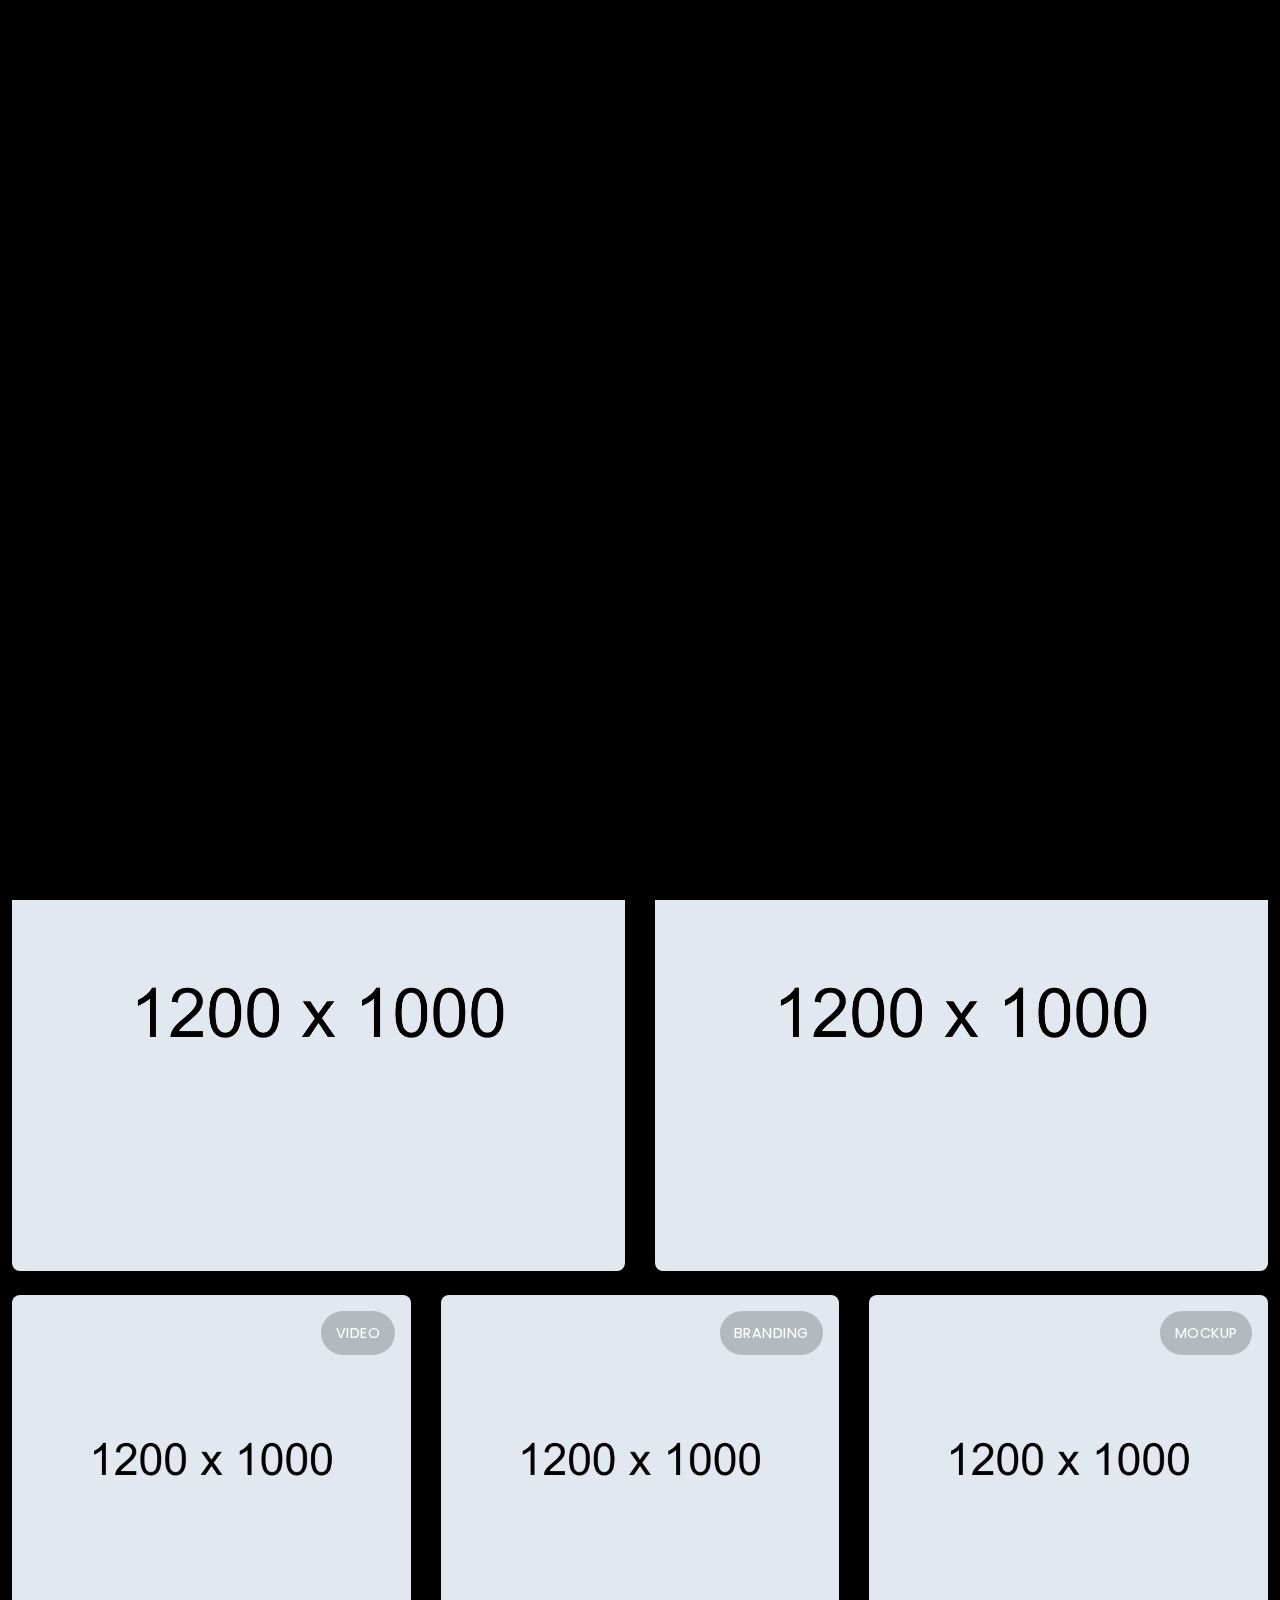
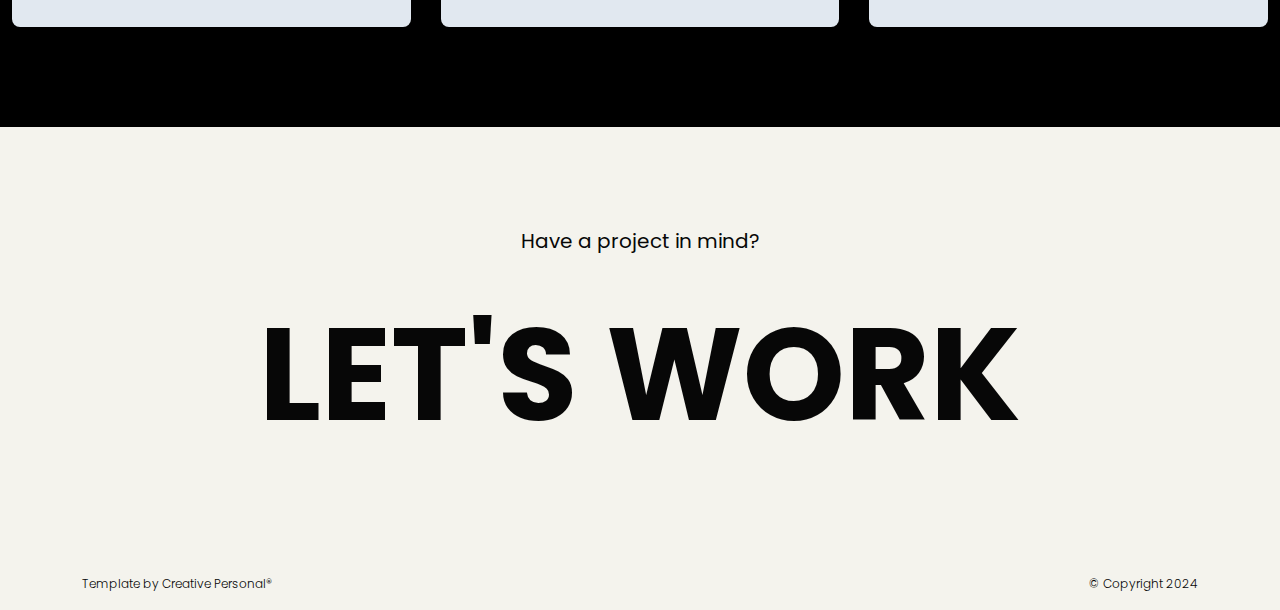
<file: projects.html>
<!DOCTYPE html>
<html lang="en">

<head>
    <!-- META -->
    <meta charset="utf-8">
    <meta http-equiv="X-UA-Compatible" content="IE=edge">
    <meta name="viewport" content="width=device-width, initial-scale=1">
    <meta name="description" content="Raees Ahmed Portfolio">
    <meta name="keywords" content="personal, portfolio new, html, one page, bootstrap, new html template, design, creative, onepage, clean, modern">
    <meta name="author" content="Tanvir Hossain">
    <!-- PAGE TITLE -->
    <title>Raees Ahmed Portfolio</title>
    <link rel="icon" type="image/x-icon" href="assets/images/favicon.png">
    <!-- ALL GOOGLE FONTS -->
    <link rel="preconnect" href="https://fonts.googleapis.com">
    <link rel="preconnect" href="https://fonts.gstatic.com" crossorigin>
    <link href="https://fonts.googleapis.com/css2?family=Oswald:wght@200..700&family=Poppins:ital,wght@0,100;0,200;0,300;0,400;0,500;0,600;0,700;0,800;0,900;1,100;1,200;1,300;1,400;1,500;1,600;1,700;1,800;1,900&display=swap" rel="stylesheet">
    <!-- BOOTSTRAP CSS -->
    <link rel="stylesheet" href="assets/css/bootstrap.min.css" />
    <!-- FONT AWESOME CSS -->
    <link rel="stylesheet" href="assets/css/font-awesome-pro.css" />
    <!-- FONT AWESOME CSS -->
    <link rel="stylesheet" href="assets/fonts/remixicon.css" />
    <!-- MAGNIFIC CSS -->
    <link rel="stylesheet" href="assets/css/magnific-popup.css">
    <!-- NICE SELECT CSS -->
    <link rel="stylesheet" href="assets/css/nice-select.min.css" />
    <!-- ANIMATE CSS -->
    <link rel="stylesheet" href="assets/css/animate.min.css" />
    <!-- MOBILE MENU CSS -->
    <link rel="stylesheet" href="assets/css/mobilemenu.css" />
    <!-- SLICK CSS -->
    <link rel="stylesheet" href="assets/css/slick.min.css" />
    <!-- SPACING CSS -->
    <link rel="stylesheet" href="assets/css/spacing.css" />
    <!-- MAIN STYLE CSS -->
    <link rel="stylesheet" href="assets/css/style.css" />
    <!-- RESPONSIVE CSS -->
    <link rel="stylesheet" href="assets/css/responsive.css">
    <!-- HTML5 shim and Respond.js IE8 support of HTML5 elements and media queries -->
    <!-- WARNING: Respond.js doesn't work if you view the page via file:// -->
    <!--[if lt IE 9]>
      <script src="https://oss.maxcdn.com/html5shiv/3.7.2/html5shiv.min.js"></script>
      <script src="https://oss.maxcdn.com/respond/1.4.2/respond.min.js"></script>
    <![endif]-->
</head>

<body>
    <!-- START PRELOADER AREA-->
    <div class="preloader">
        <svg viewbox="0 0 1000 1000" preserveaspectratio="none">
            <path id="preloaderSvg" d="M0,1005S175,995,500,995s500,5,500,5V0H0Z"></path>
        </svg>
        <div class="preloader-heading">
            <div class="load-text">
                <span>L</span>
                <span>o</span>
                <span>a</span>
                <span>d</span>
                <span>i</span>
                <span>n</span>
                <span>g</span>
            </div>
        </div>
    </div>
    <!-- END PRELOADER AREA -->
    <!-- START SCROOL UP DESIGN AREA -->
    <div class="progress-wrap cursor-pointer">
        <i class="ri-arrow-up-s-line"></i>
        <svg class="progress-circle svg-content" width="100%" height="100%" viewBox="-1 -1 102 102">
            <path d="M50,1 a49,49 0 0,1 0,98 a49,49 0 0,1 0,-98" />
        </svg>
    </div>
    <!-- / END SCROOL UP DESIGN AREA -->
    <!-- START MAGIC CURSOR AND BALL AREA-->
    <div id="magic-cursor">
        <div id="ball"></div>
    </div>
    <!-- / END MAGIC CURSOR AND BALL AREA-->
    <!-- START MENU DESIGN AREA-->
    <header class="main-header">
        <div class="header-upper">
            <div class="container">
                <div class="header-inner">
                    <div class="row align-items-center">
                        <div class="col-xl-2 col-lg-2 col-md-6 col-6 col-sm-3">
                            <div class="logo-area">
                                <div class="logo">
                                    <a href="index.html"><img src="assets/images/logo.png" alt=""></a>
                                </div>
                            </div>
                        </div>
                        <div class="col-xl-10 col-lg-10 col-md-6 col-6 col-sm-9">
                            <div class="main-menu">
                                <nav id="mobile-menu">
                                    <ul>
                                        <li><a href="index.html" class="linkstyle">Home</a></li>
                                        <li><a href="about.html" class="linkstyle">about</a></li>
                                        <li><a href="service.html" class="linkstyle">services</a></li>
                                        <li class="has-dropdown"><a href="projects.html" class="linkstyle">projects</a>
                                            <ul class="sub-menu">
                                                <li><a href="projects.html">Projects List</a></li>
                                                <li><a href="single-project.html">Single Portfolio</a></li>
                                            </ul>
                                        </li>
                                        <li><a href="blog.html" class="linkstyle">Blog</a></li>
                                        <li><a href="contact.html" class="linkstyle">Contact</a></li>
                                    </ul>
                                </nav>
                            </div>
                            <div class="side-menu-icon d-lg-none text-end">
                                <a href="javascript:void(0)" class="info-toggle-btn f-right sidebar-toggle-btn"><i class="fal fa-bars"></i></a>
                            </div>
                        </div>
                    </div>
                </div>
            </div>
        </div>
    </header>
    <!-- // END MENU DESIGN AREA-->
    <!-- START MOBILE MENU DESIGN AREA-->
    <div class="sidebar__area">
        <div class="sidebar__wrapper">
            <div class="sidebar__close">
                <button class="sidebar__close-btn" id="sidebar__close-btn">
                    <i class="fal fa-times"></i>
                </button>
            </div>
            <div class="sidebar__content mt-50 mb-20">
                <div class="mobile-menu fix"></div>
            </div>
        </div>
    </div>
    <div class="body-overlay"></div>
    <!-- // END MOBILE MENU DESIGN AREA-->
    <!-- START SINGLE PAGE DESIGN AREA -->
    <section class="single-page-hero-area">
        <div class="container">
            <div class="row align-items-center">
                <div class="col-lg-12">
                    <h2>Projects</h2>
                    <p>A Collection of My Latest Works and Achievements: Discover the Projects that Define My Passion and Skills</p>
                </div>
            </div>
        </div>
    </section>
    <!-- // END SINGLE PAGE DESIGN AREA -->
    <!-- START PORTFOLIO DESIGN AREA -->
    <div class="projects-area" id="portfolio">
        <div class="custom-icon">
            <img src="assets/images/custom/work-scribble.svg" alt="custom">
        </div>
        <div class="container-fluid">
            <div class="row g-4 portfolio-grid">
                <!-- START SINGLE PORTFOLIO DESIGN AREA -->
                <div class="col-md-6 col-xl-6 portfolio-item category-1">
                    <a href="assets/images/projects/work1.jpg" class="work-popup">
                        <div class="portfolio-box">
                            <!-- Image -->
                            <img src="assets/images/projects/work1.jpg" alt="" data-rjs="2">
                            <!-- Category -->
                            <span class="portfolio-category">Branding</span>
                            <!-- Caption -->
                            <div class="portfolio-caption">
                                <h1>Glasses of Cocktail</h1>
                            </div>
                        </div>
                    </a>
                </div>
                <!-- // END SINGLE PORTFOLIO DESIGN AREA -->
                <!-- START SINGLE PORTFOLIO DESIGN AREA -->
                <div class="col-md-6 col-xl-6 portfolio-item category-2">
                    <a href="single-project.html">
                        <div class="portfolio-box">
                            <!-- Image -->
                            <img src="assets/images/projects/work2.jpg" alt="" data-rjs="2">
                            <!-- Category -->
                            <span class="portfolio-category">Mockup</span>
                            <!-- Caption -->
                            <div class="portfolio-caption">
                                <h1>A Branch with Flowers</h1>
                            </div>
                        </div>
                    </a>
                </div>
                <!-- // END SINGLE PORTFOLIO DESIGN AREA -->
                <!-- START SINGLE PORTFOLIO DESIGN AREA -->
                <div class="col-md-6 col-xl-4 portfolio-item category-2">
                    <a href="https://www.youtube.com/watch?v=qZEPs3vmYB4" class="popup-youtube">
                        <div class="portfolio-box">
                            <!-- Image -->
                            <img src="assets/images/projects/work3.jpg" alt="" data-rjs="2">
                            <!-- Category -->
                            <span class="portfolio-category">Video</span>
                            <!-- Caption -->
                            <div class="portfolio-caption">
                                <h1>Orange Rose Flower</h1>
                            </div>
                        </div>
                    </a>
                </div>
                <!-- // END SINGLE PORTFOLIO DESIGN AREA -->
                <!-- START SINGLE PORTFOLIO DESIGN AREA -->
                <div class="col-md-6 col-xl-4 portfolio-item category-1">
                    <a href="assets/images/projects/work4.jpg" class="work-popup">
                        <div class="portfolio-box">
                            <!-- Image -->
                            <img src="assets/images/projects/work4.jpg" alt="" data-rjs="2">
                            <!-- Category -->
                            <span class="portfolio-category">Branding</span>
                            <!-- Caption -->
                            <div class="portfolio-caption">
                                <h1>Green Plant on a Desk</h1>
                            </div>
                        </div>
                    </a>
                </div>
                <!-- // END SINGLE PORTFOLIO DESIGN AREA -->
                <!-- START SINGLE PORTFOLIO DESIGN AREA -->
                <div class="col-md-6 col-xl-4 portfolio-item category-2">
                    <a href="assets/images/projects/work5.jpg" class="work-popup">
                        <div class="portfolio-box">
                            <!-- Image -->
                            <img src="assets/images/projects/work5.jpg" alt="" data-rjs="2">
                            <!-- Category -->
                            <span class="portfolio-category">Mockup</span>
                            <!-- Caption -->
                            <div class="portfolio-caption">
                                <h1>Orange Rose Flower</h1>
                            </div>
                        </div>
                    </a>
                </div>
                <!-- // END SINGLE PORTFOLIO DESIGN AREA -->
            </div>
        </div>
    </div>
    <!-- // END PORTFOLIO DESIGN AREA -->
    <!-- START FOOTER DESIGN AREA -->
    <footer class="main-footer">
        <div class="container">
            <div class="row">
                <div class="col-lg-12">
                    <div class="footer-top">
                        <p> Have a project in mind?</p>
                        <h2><a href="mailto:hello@websitename.com">let's work</a></h2>
                    </div>
                </div>
            </div>
            <div class="row">
                <div class="col-lg-6 col-sm-6">
                    <p class="copy-left-text">Template by <a href="https://themeforest.net/user/creativepersonal/portfolio">Creative Personal®</a></p>
                </div>
                <div class="col-lg-6 col-sm-6">
                    <p class="copy-right-text">&copy; Copyright 2024</p>
                </div>
            </div>
        </div>
    </footer>
    <!-- / END FOOTER DESIGN AREA -->
    <!-- JQUERY JS -->
    <script src="assets/js/jquery-3.6.0.min.js"></script>
    <!-- BOOTSTRAP JS-->
    <script src="assets/js/bootstrap.min.js"></script>
    <!-- APPEAR JS -->
    <script src="assets/js/appear.min.js"></script>
    <!-- MAGNIFICANT JS -->
    <script src="assets/js/jquery.magnific-popup.min.js"></script>
    <!-- MOBILE MENU JS-->
    <script src="assets/js/mobilemenu.js"></script>
    <!-- GSAP AND LOCOMOTIV JS-->
    <script src="assets/js/gsap.min.js"></script>
    <script src="assets/js/ScrollTrigger.min.js"></script>
    <script src="assets/js/lenis.js"></script>
    <!-- SLICK JS-->
    <script src="assets/js/slick.min.js"></script>
    <!-- NICE SELECT JS-->
    <script src="assets/js/jquery.nice-select.min.js"></script>
    <!-- IMAGE LOADER JS-->
    <script src="assets/js/imagesloaded.pkgd.min.js"></script>
    <!-- ISOTOPE JS-->
    <script src="assets/js/isotope.pkgd.min.js"></script>
    <!--  WOW ANIMATION JS-->
    <script src="assets/js/wow.min.js"></script>
    <!-- SCRIPT JS-->
    <script src="assets/js/script.js"></script>
</body>

</html>
</file>
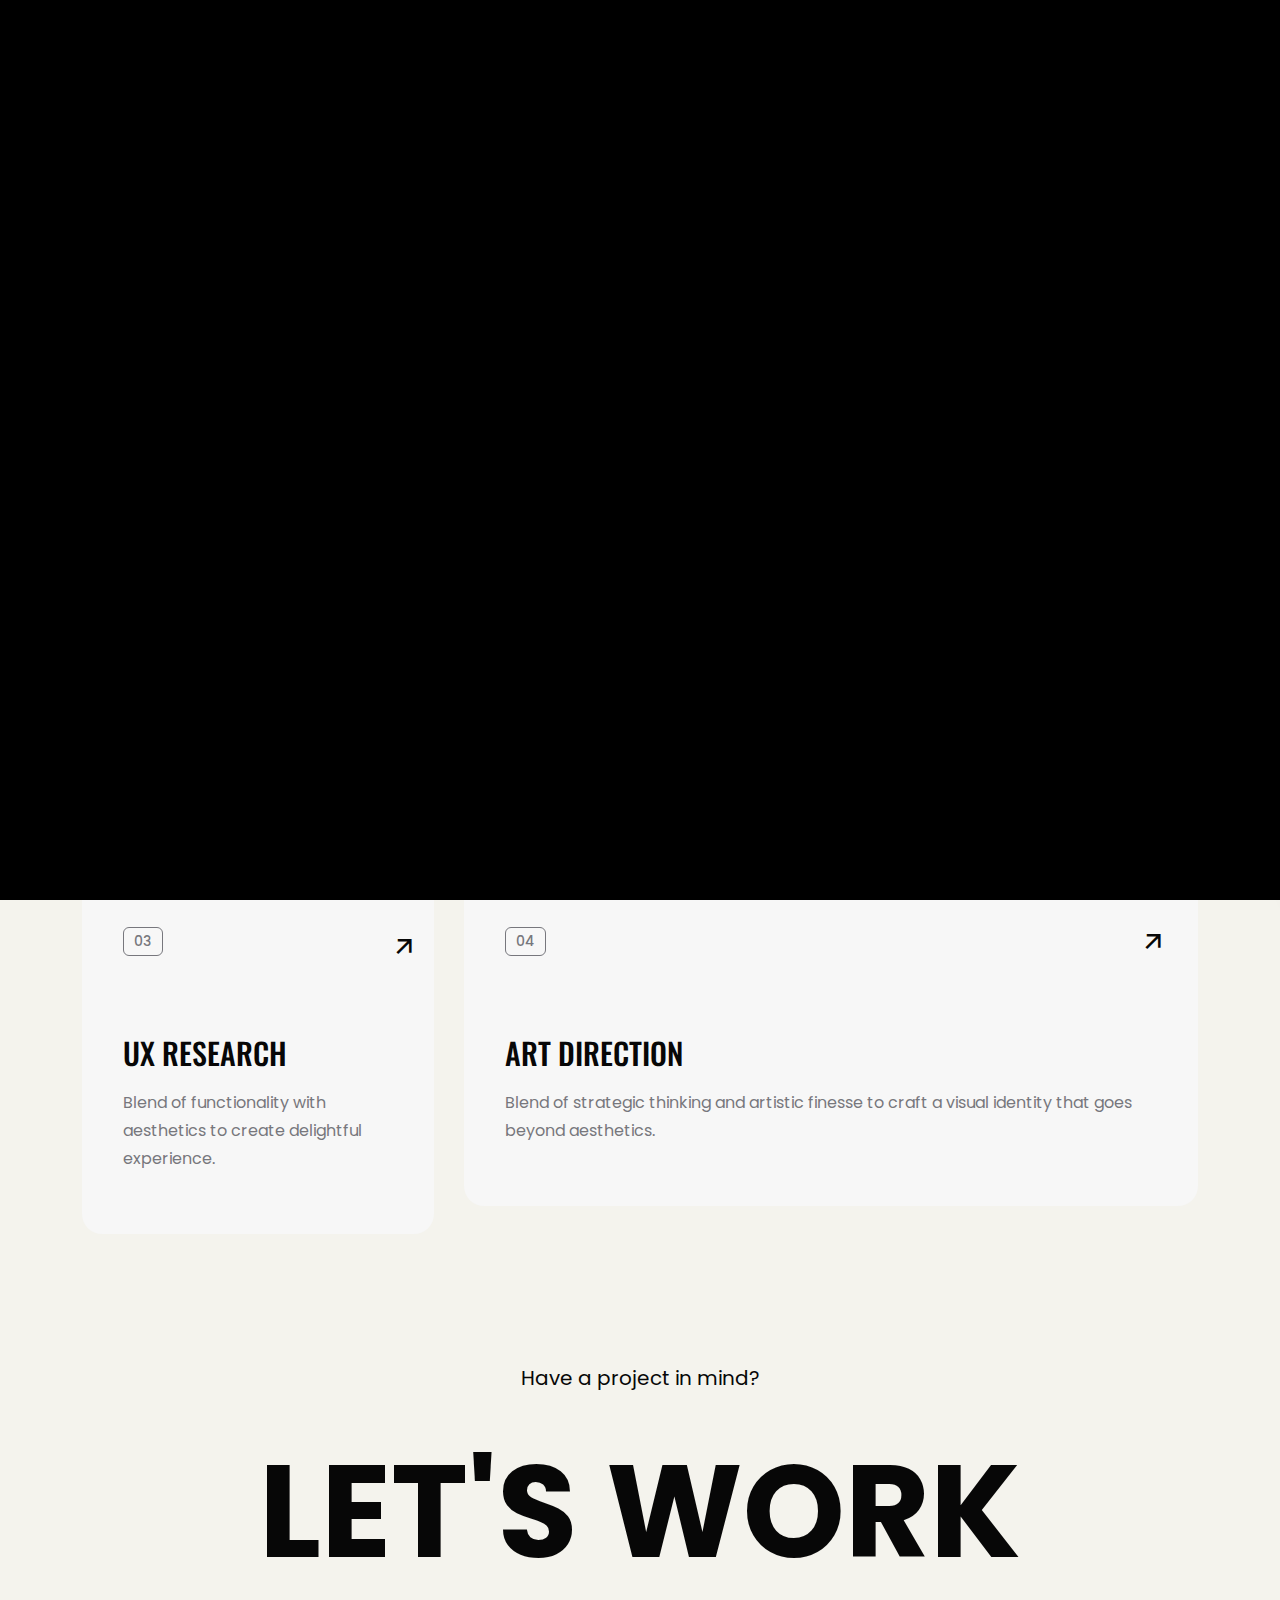
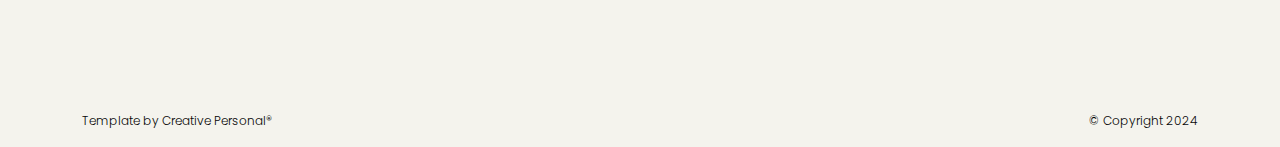
<file: service.html>
<!DOCTYPE html>
<html lang="en">

<head>
    <!-- META -->
    <meta charset="utf-8">
    <meta http-equiv="X-UA-Compatible" content="IE=edge">
    <meta name="viewport" content="width=device-width, initial-scale=1">
    <meta name="description" content="Raees Ahmed Portfolio">
    <meta name="keywords" content="personal, portfolio new, html, one page, bootstrap, new html template, design, creative, onepage, clean, modern">
    <meta name="author" content="Tanvir Hossain">
    <!-- PAGE TITLE -->
    <title>Raees Ahmed Portfolio</title>
    <link rel="icon" type="image/x-icon" href="assets/images/favicon.png">
    <!-- ALL GOOGLE FONTS -->
    <link rel="preconnect" href="https://fonts.googleapis.com">
    <link rel="preconnect" href="https://fonts.gstatic.com" crossorigin>
    <link href="https://fonts.googleapis.com/css2?family=Oswald:wght@200..700&family=Poppins:ital,wght@0,100;0,200;0,300;0,400;0,500;0,600;0,700;0,800;0,900;1,100;1,200;1,300;1,400;1,500;1,600;1,700;1,800;1,900&display=swap" rel="stylesheet">
    <!-- BOOTSTRAP CSS -->
    <link rel="stylesheet" href="assets/css/bootstrap.min.css" />
    <!-- FONT AWESOME CSS -->
    <link rel="stylesheet" href="assets/css/font-awesome-pro.css" />
    <!-- FONT AWESOME CSS -->
    <link rel="stylesheet" href="assets/fonts/remixicon.css" />
    <!-- MAGNIFIC CSS -->
    <link rel="stylesheet" href="assets/css/magnific-popup.css">
    <!-- NICE SELECT CSS -->
    <link rel="stylesheet" href="assets/css/nice-select.min.css" />
    <!-- ANIMATE CSS -->
    <link rel="stylesheet" href="assets/css/animate.min.css" />
    <!-- MOBILE MENU CSS -->
    <link rel="stylesheet" href="assets/css/mobilemenu.css" />
    <!-- SLICK CSS -->
    <link rel="stylesheet" href="assets/css/slick.min.css" />
    <!-- SPACING CSS -->
    <link rel="stylesheet" href="assets/css/spacing.css" />
    <!-- MAIN STYLE CSS -->
    <link rel="stylesheet" href="assets/css/style.css" />
    <!-- RESPONSIVE CSS -->
    <link rel="stylesheet" href="assets/css/responsive.css">
    <!-- HTML5 shim and Respond.js IE8 support of HTML5 elements and media queries -->
    <!-- WARNING: Respond.js doesn't work if you view the page via file:// -->
    <!--[if lt IE 9]>
      <script src="https://oss.maxcdn.com/html5shiv/3.7.2/html5shiv.min.js"></script>
      <script src="https://oss.maxcdn.com/respond/1.4.2/respond.min.js"></script>
    <![endif]-->
</head>

<body>
    <!-- START PRELOADER AREA-->
    <div class="preloader">
        <svg viewbox="0 0 1000 1000" preserveaspectratio="none">
            <path id="preloaderSvg" d="M0,1005S175,995,500,995s500,5,500,5V0H0Z"></path>
        </svg>
        <div class="preloader-heading">
            <div class="load-text">
                <span>L</span>
                <span>o</span>
                <span>a</span>
                <span>d</span>
                <span>i</span>
                <span>n</span>
                <span>g</span>
            </div>
        </div>
    </div>
    <!-- END PRELOADER AREA -->
    <!-- START SCROOL UP DESIGN AREA -->
    <div class="progress-wrap cursor-pointer">
        <i class="ri-arrow-up-s-line"></i>
        <svg class="progress-circle svg-content" width="100%" height="100%" viewBox="-1 -1 102 102">
            <path d="M50,1 a49,49 0 0,1 0,98 a49,49 0 0,1 0,-98" />
        </svg>
    </div>
    <!-- / END SCROOL UP DESIGN AREA -->
    <!-- START MAGIC CURSOR AND BALL AREA-->
    <div id="magic-cursor">
        <div id="ball"></div>
    </div>
    <!-- / END MAGIC CURSOR AND BALL AREA-->
    <!-- START MENU DESIGN AREA-->
    <header class="main-header">
        <div class="header-upper">
            <div class="container">
                <div class="header-inner">
                    <div class="row align-items-center">
                        <div class="col-xl-2 col-lg-2 col-md-6 col-6 col-sm-3">
                            <div class="logo-area">
                                <div class="logo">
                                    <a href="index.html"><img src="assets/images/logo.png" alt=""></a>
                                </div>
                            </div>
                        </div>
                        <div class="col-xl-10 col-lg-10 col-md-6 col-6 col-sm-9">
                            <div class="main-menu">
                                <nav id="mobile-menu">
                                    <ul>
                                        <li><a href="index.html" class="linkstyle">Home</a></li>
                                        <li><a href="about.html" class="linkstyle">about</a></li>
                                        <li><a href="service.html" class="linkstyle">services</a></li>
                                        <li class="has-dropdown"><a href="projects.html" class="linkstyle">projects</a>
                                            <ul class="sub-menu">
                                                <li><a href="projects.html">Projects List</a></li>
                                                <li><a href="single-project.html">Single Portfolio</a></li>
                                            </ul>
                                        </li>
                                        <li><a href="blog.html" class="linkstyle">Blog</a></li>
                                        <li><a href="contact.html" class="linkstyle">Contact</a></li>
                                    </ul>
                                </nav>
                            </div>
                            <div class="side-menu-icon d-lg-none text-end">
                                <a href="javascript:void(0)" class="info-toggle-btn f-right sidebar-toggle-btn"><i class="fal fa-bars"></i></a>
                            </div>
                        </div>
                    </div>
                </div>
            </div>
        </div>
    </header>
    <!-- // END MENU DESIGN AREA-->
    <!-- START MOBILE MENU DESIGN AREA-->
    <div class="sidebar__area">
        <div class="sidebar__wrapper">
            <div class="sidebar__close">
                <button class="sidebar__close-btn" id="sidebar__close-btn">
                    <i class="fal fa-times"></i>
                </button>
            </div>
            <div class="sidebar__content mt-50 mb-20">
                <div class="mobile-menu fix"></div>
            </div>
        </div>
    </div>
    <div class="body-overlay"></div>
    <!-- // END MOBILE MENU DESIGN AREA-->
    <!-- START SINGLE PAGE DESIGN AREA -->
    <section class="single-page-hero-area">
        <div class="container">
            <div class="row align-items-center">
                <div class="col-lg-12">
                    <h2>Services</h2>
                </div>
            </div>
        </div>
    </section>
    <!-- // END SINGLE PAGE DESIGN AREA -->
       <!-- START SERVICE DESIGN AREA -->
    <section id="services" class="services-area no-padding">
        <div class="container">
            <div class="row">
                <!-- START SINGLE SERVICE DESIGN AREA -->
                <div class="col-lg-8 col-md-7">
                    <div class="service-item wow fadeInUp delay-0-2s">
                        <i class="ri-arrow-right-up-line"></i>
                        <h5>01</h5>
                        <h4>Brand Identity Design</h4>
                        <p>Blend of strategic thinking and creative flair to craft a digital identity that resonates and captivates.kits you need to create a true website within minutes.</p>
                    </div>
                </div>
                <!-- / END SINGLE SERVICE DESIGN AREA -->
                <!-- START SINGLE SERVICE DESIGN AREA -->
                <div class="col-lg-4 col-md-5">
                    <div class="service-item wow fadeInUp delay-0-4s">
                        <i class="ri-arrow-right-up-line"></i>
                        <h5>02</h5>
                        <h4>Visual Design</h4>
                        <p>Blend of artistic intuition with strategic insight to craft a visual identity.</p>
                    </div>
                </div>
                <!-- / END SINGLE SERVICE DESIGN AREA -->
                <!-- START SINGLE SERVICE DESIGN AREA -->
                <div class="col-lg-4 col-md-5">
                    <div class="service-item wow fadeInUp delay-0-6s">
                        <i class="ri-arrow-right-up-line"></i>
                        <h5>03</h5>
                        <h4>UX Research</h4>
                        <p>Blend of functionality with aesthetics to create delightful experience.</p>
                    </div>
                </div>
                <!-- / END SINGLE SERVICE DESIGN AREA -->
                <!-- START SINGLE SERVICE DESIGN AREA -->
                <div class="col-lg-8 col-md-7">
                    <div class="service-item wow fadeInUp delay-0-8s">
                        <i class="ri-arrow-right-up-line"></i>
                        <h5>04</h5>
                        <h4>Art Direction</h4>
                        <p>Blend of strategic thinking and artistic finesse to craft a visual identity that goes beyond aesthetics.</p>
                    </div>
                </div>
                <!-- / END SINGLE SERVICE DESIGN AREA -->
            </div>
        </div>
    </section>
    <!-- / END SERVICE DESIGN AREA -->

    <!-- START FOOTER DESIGN AREA -->
    <footer class="main-footer">
        <div class="container">
            <div class="row">
                <div class="col-lg-12">
                    <div class="footer-top">
                        <p> Have a project in mind?</p>
                        <h2><a href="mailto:hello@websitename.com">let's work</a></h2>
                    </div>
                </div>
            </div>
            <div class="row">
                <div class="col-lg-6 col-sm-6">
                    <p class="copy-left-text">Template by <a href="https://themeforest.net/user/creativepersonal/portfolio">Creative Personal®</a></p>
                </div>
                <div class="col-lg-6 col-sm-6">
                    <p class="copy-right-text">&copy; Copyright 2024</p>
                </div>
            </div>
        </div>
    </footer>
    <!-- / END FOOTER DESIGN AREA -->
    <!-- JQUERY JS -->
    <script src="assets/js/jquery-3.6.0.min.js"></script>
    <!-- BOOTSTRAP JS-->
    <script src="assets/js/bootstrap.min.js"></script>
    <!-- APPEAR JS -->
    <script src="assets/js/appear.min.js"></script>
    <!-- MAGNIFICANT JS -->
    <script src="assets/js/jquery.magnific-popup.min.js"></script>
    <!-- MOBILE MENU JS-->
    <script src="assets/js/mobilemenu.js"></script>
    <!-- GSAP AND LOCOMOTIV JS-->
    <script src="assets/js/gsap.min.js"></script>
    <script src="assets/js/ScrollTrigger.min.js"></script>
    <script src="assets/js/lenis.js"></script>
    <!-- SLICK JS-->
    <script src="assets/js/slick.min.js"></script>
    <!-- NICE SELECT JS-->
    <script src="assets/js/jquery.nice-select.min.js"></script>
    <!-- IMAGE LOADER JS-->
    <script src="assets/js/imagesloaded.pkgd.min.js"></script>
    <!-- ISOTOPE JS-->
    <script src="assets/js/isotope.pkgd.min.js"></script>
    <!--  WOW ANIMATION JS-->
    <script src="assets/js/wow.min.js"></script>
    <!-- SCRIPT JS-->
    <script src="assets/js/script.js"></script>
</body>

</html>
</file>
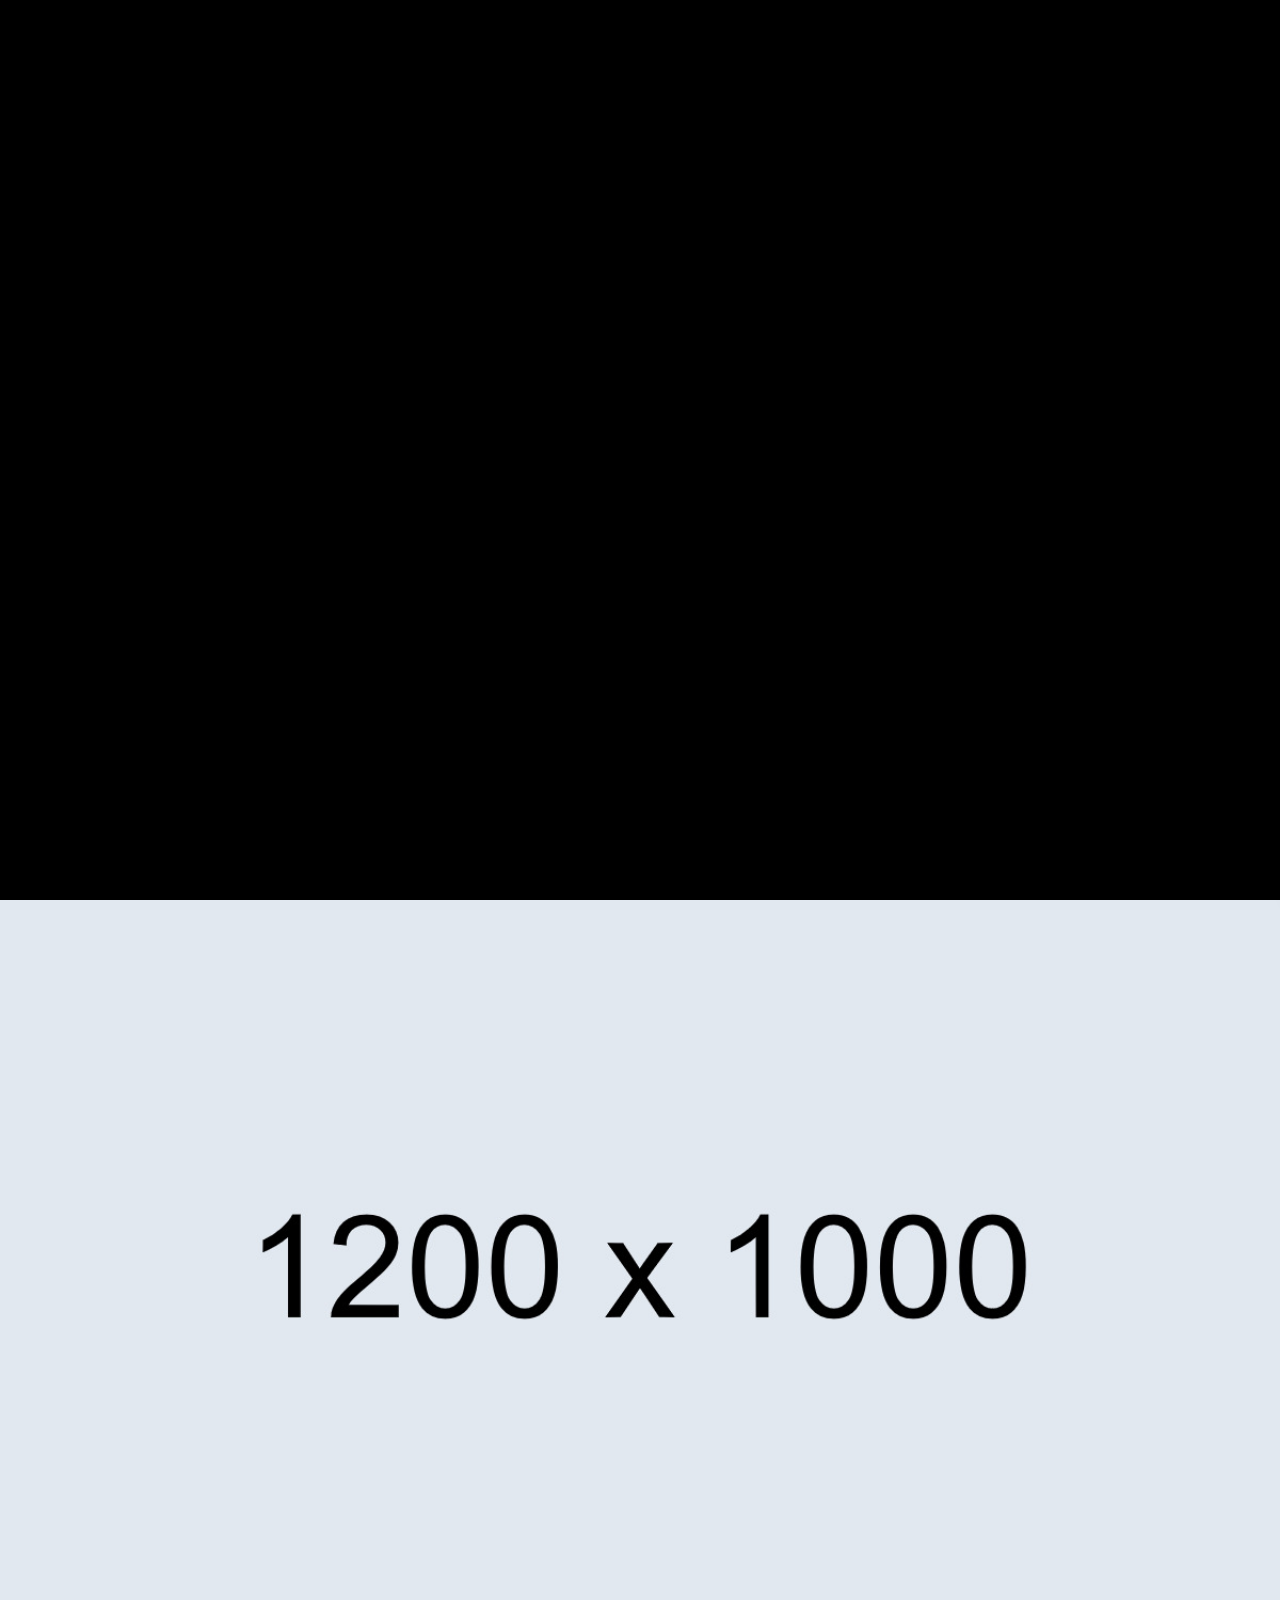
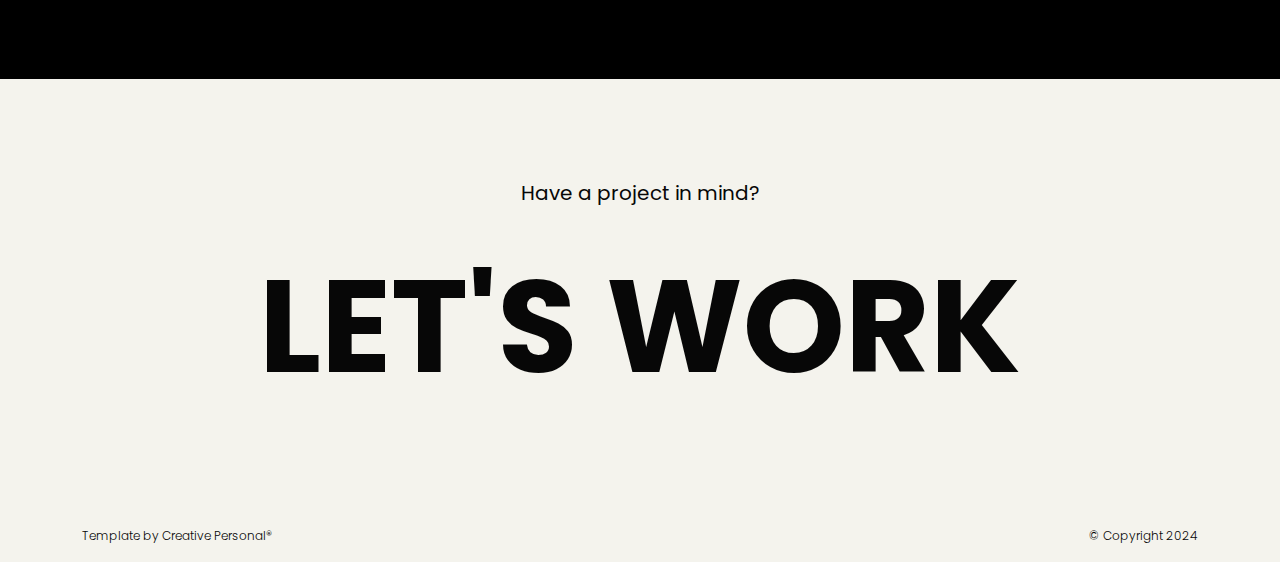
<file: single-project.html>
<!DOCTYPE html>
<html lang="en">

<head>
    <!-- META -->
    <meta charset="utf-8">
    <meta http-equiv="X-UA-Compatible" content="IE=edge">
    <meta name="viewport" content="width=device-width, initial-scale=1">
    <meta name="description" content="Raees Ahmed Portfolio">
    <meta name="keywords" content="personal, portfolio new, html, one page, bootstrap, new html template, design, creative, onepage, clean, modern">
    <meta name="author" content="Tanvir Hossain">
    <!-- PAGE TITLE -->
    <title>Raees Ahmed Portfolio</title>
    <link rel="icon" type="image/x-icon" href="assets/images/favicon.png">
    <!-- ALL GOOGLE FONTS -->
    <link rel="preconnect" href="https://fonts.googleapis.com">
    <link rel="preconnect" href="https://fonts.gstatic.com" crossorigin>
    <link href="https://fonts.googleapis.com/css2?family=Oswald:wght@200..700&family=Poppins:ital,wght@0,100;0,200;0,300;0,400;0,500;0,600;0,700;0,800;0,900;1,100;1,200;1,300;1,400;1,500;1,600;1,700;1,800;1,900&display=swap" rel="stylesheet">
    <!-- BOOTSTRAP CSS -->
    <link rel="stylesheet" href="assets/css/bootstrap.min.css" />
    <!-- FONT AWESOME CSS -->
    <link rel="stylesheet" href="assets/css/font-awesome-pro.css" />
    <!-- FONT AWESOME CSS -->
    <link rel="stylesheet" href="assets/fonts/remixicon.css" />
    <!-- MAGNIFIC CSS -->
    <link rel="stylesheet" href="assets/css/magnific-popup.css">
    <!-- NICE SELECT CSS -->
    <link rel="stylesheet" href="assets/css/nice-select.min.css" />
    <!-- ANIMATE CSS -->
    <link rel="stylesheet" href="assets/css/animate.min.css" />
    <!-- MOBILE MENU CSS -->
    <link rel="stylesheet" href="assets/css/mobilemenu.css" />
    <!-- SLICK CSS -->
    <link rel="stylesheet" href="assets/css/slick.min.css" />
    <!-- SPACING CSS -->
    <link rel="stylesheet" href="assets/css/spacing.css" />
    <!-- MAIN STYLE CSS -->
    <link rel="stylesheet" href="assets/css/style.css" />
    <!-- RESPONSIVE CSS -->
    <link rel="stylesheet" href="assets/css/responsive.css">
    <!-- HTML5 shim and Respond.js IE8 support of HTML5 elements and media queries -->
    <!-- WARNING: Respond.js doesn't work if you view the page via file:// -->
    <!--[if lt IE 9]>
      <script src="https://oss.maxcdn.com/html5shiv/3.7.2/html5shiv.min.js"></script>
      <script src="https://oss.maxcdn.com/respond/1.4.2/respond.min.js"></script>
    <![endif]-->
</head>

<body>
    <!-- START PRELOADER AREA-->
    <div class="preloader">
        <svg viewbox="0 0 1000 1000" preserveaspectratio="none">
            <path id="preloaderSvg" d="M0,1005S175,995,500,995s500,5,500,5V0H0Z"></path>
        </svg>
        <div class="preloader-heading">
            <div class="load-text">
                <span>L</span>
                <span>o</span>
                <span>a</span>
                <span>d</span>
                <span>i</span>
                <span>n</span>
                <span>g</span>
            </div>
        </div>
    </div>
    <!-- END PRELOADER AREA -->
    <!-- START SCROOL UP DESIGN AREA -->
    <div class="progress-wrap cursor-pointer">
        <i class="ri-arrow-up-s-line"></i>
        <svg class="progress-circle svg-content" width="100%" height="100%" viewBox="-1 -1 102 102">
            <path d="M50,1 a49,49 0 0,1 0,98 a49,49 0 0,1 0,-98" />
        </svg>
    </div>
    <!-- / END SCROOL UP DESIGN AREA -->
    <!-- START MAGIC CURSOR AND BALL AREA-->
    <div id="magic-cursor">
        <div id="ball"></div>
    </div>
    <!-- / END MAGIC CURSOR AND BALL AREA-->
    <!-- START MENU DESIGN AREA-->
    <header class="main-header">
        <div class="header-upper">
            <div class="container">
                <div class="header-inner">
                    <div class="row align-items-center">
                        <div class="col-xl-2 col-lg-2 col-md-6 col-6 col-sm-3">
                            <div class="logo-area">
                                <div class="logo">
                                    <a href="index.html"><img src="assets/images/logo.png" alt=""></a>
                                </div>
                            </div>
                        </div>
                        <div class="col-xl-10 col-lg-10 col-md-6 col-6 col-sm-9">
                            <div class="main-menu">
                                <nav id="mobile-menu">
                                    <ul>
                                        <li><a href="index.html" class="linkstyle">Home</a></li>
                                        <li><a href="about.html" class="linkstyle">about</a></li>
                                        <li><a href="service.html" class="linkstyle">services</a></li>
                                        <li class="has-dropdown"><a href="projects.html" class="linkstyle">projects</a>
                                            <ul class="sub-menu">
                                                <li><a href="projects.html">Projects List</a></li>
                                                <li><a href="single-project.html">Single Portfolio</a></li>
                                            </ul>
                                        </li>
                                        <li><a href="blog.html" class="linkstyle">Blog</a></li>
                                        <li><a href="contact.html" class="linkstyle">Contact</a></li>
                                    </ul>
                                </nav>
                            </div>
                            <div class="side-menu-icon d-lg-none text-end">
                                <a href="javascript:void(0)" class="info-toggle-btn f-right sidebar-toggle-btn"><i class="fal fa-bars"></i></a>
                            </div>
                        </div>
                    </div>
                </div>
            </div>
        </div>
    </header>
    <!-- // END MENU DESIGN AREA-->
    <!-- START MOBILE MENU DESIGN AREA-->
    <div class="sidebar__area">
        <div class="sidebar__wrapper">
            <div class="sidebar__close">
                <button class="sidebar__close-btn" id="sidebar__close-btn">
                    <i class="fal fa-times"></i>
                </button>
            </div>
            <div class="sidebar__content mt-50 mb-20">
                <div class="mobile-menu fix"></div>
            </div>
        </div>
    </div>
    <div class="body-overlay"></div>
    <!-- // END MOBILE MENU DESIGN AREA-->
    <!-- START SINGLE PAGE DESIGN AREA -->
    <section class="single-page-hero-area">
        <div class="container">
            <div class="row align-items-center">
                <div class="col-lg-12">
                    <h2>Branch with Flowers</h2>
                    <p>Fill out the form below to get in touch with me. I'm always excited to hear about new opportunities and I'll do my best to respond to your inquiry within 24 hours.</p>
                </div>
            </div>
        </div>
    </section>
    <!-- // END SINGLE PAGE DESIGN AREA -->
    <!-- START SINGLE PAGE DETAILS DESIGN AREA -->
    <div class="single-project-page-design">
        <div class="single-project-image">
            <img src="assets/images/projects/work2.jpg" alt="image">
        </div>
        <div class="container pt-60 pb-40">
            <div class="row">
                <div class="col-lg-4">
                    <!-- START SINGLE LEFT DESIGN AREA -->
                    <div class="single-project-page-left wow fadeInUp delay-0-2s">
                        <div class="single-info">
                            <p>Year</p>
                            <h3>2024</h3>
                        </div>
                        <div class="single-info">
                            <p>Client</p>
                            <h3>Bento Studio</h3>
                        </div>
                        <div class="single-info">
                            <p>Services</p>
                            <h3>Web Design</h3>
                        </div>
                        <div class="single-info">
                            <p>Project</p>
                            <h3>Creative</h3>
                        </div>
                    </div>
                    <!-- / END SINGLE LEFT DESIGN AREA -->
                </div>
                <!-- START SINGLE RIGHT DESIGN AREA -->
                <div class="col-lg-8">
                    <div class="single-project-page-right wow fadeInUp delay-0-4s">
                        <h2>
                            Description
                        </h2>
                        <p>Lorem ipsum dolor sit amet, consectetur adipiscing elit utsadi sfejdis aliquam, purus sit amet luctus venenatis, lectus magna sansit trandis fringilla urna, porttitor rhoncus dolor purus non enim dollors praesent tabasi elementum facilisis leo.</p>
                        <p>Contrary to popular belief, Lorem Ipsum is not simply random text. It has roots in a piece of classical Latin literature from 45 BC, making it over 2000 years old. Richard McClintock, a Latin professor at Hampden-Sydney College in Virginia, looked up one of the more obscure Latin words, consectetur, from a Lorem Ipsum passage, and going through the cites of the word in classical literature, discovered the undoubtable sourc consectetur, from a Lorem Ipsum passage, and going through the cites of the word in classical literature, discovered the undoubtable source.</p>
                    </div>
                </div>
                <!-- / END SINGLE RIGHT DESIGN AREA -->
            </div>
            <!-- START SINGLE PAGE GALLERY DESIGN AREA -->
            <div class="row pt-60">
                <div class="col-lg-6">
                    <a href="assets/images/projects/work1.jpg" class="work-popup">
                        <div class="single-image wow fadeInUp delay-0-2s">
                            <img src="assets/images/projects/work1.jpg" alt="gallery">
                        </div>
                    </a>
                </div>
                <div class="col-lg-6">
                    <a href="assets/images/projects/work2.jpg" class="work-popup">
                        <div class="single-image wow fadeInUp delay-0-4s">
                            <img src="assets/images/projects/work2.jpg" alt="gallery">
                        </div>
                    </a>
                </div>
                <div class="col-lg-6">
                    <a href="assets/images/projects/work3.jpg" class="work-popup">
                        <div class="single-image wow fadeInUp delay-0-6s">
                            <img src="assets/images/projects/work3.jpg" alt="gallery">
                        </div>
                    </a>
                </div>
                <div class="col-lg-6">
                    <a href="assets/images/projects/work4.jpg" class="work-popup">
                        <div class="single-image wow fadeInUp delay-0-8s">
                            <img src="assets/images/projects/work4.jpg" alt="gallery">
                        </div>
                    </a>
                </div>
            </div>
            <!--  / END SINGLE PAGE GALLERY DESIGN AREA -->
        </div>
    </div>
    <!-- / END SINGLE PAGE DETAILS DESIGN AREA -->
    <!-- START FOOTER DESIGN AREA -->
    <footer class="main-footer">
        <div class="container">
            <div class="row">
                <div class="col-lg-12">
                    <div class="footer-top">
                        <p> Have a project in mind?</p>
                        <h2><a href="mailto:hello@websitename.com">let's work</a></h2>
                    </div>
                </div>
            </div>
            <div class="row">
                <div class="col-lg-6 col-sm-6">
                    <p class="copy-left-text">Template by <a href="https://themeforest.net/user/creativepersonal/portfolio">Creative Personal®</a></p>
                </div>
                <div class="col-lg-6 col-sm-6">
                    <p class="copy-right-text">&copy; Copyright 2024</p>
                </div>
            </div>
        </div>
    </footer>
    <!-- / END FOOTER DESIGN AREA -->
    <!-- JQUERY JS -->
    <script src="assets/js/jquery-3.6.0.min.js"></script>
    <!-- BOOTSTRAP JS-->
    <script src="assets/js/bootstrap.min.js"></script>
    <!-- APPEAR JS -->
    <script src="assets/js/appear.min.js"></script>
    <!-- MAGNIFICANT JS -->
    <script src="assets/js/jquery.magnific-popup.min.js"></script>
    <!-- MOBILE MENU JS-->
    <script src="assets/js/mobilemenu.js"></script>
    <!-- GSAP AND LOCOMOTIV JS-->
    <script src="assets/js/gsap.min.js"></script>
    <script src="assets/js/ScrollTrigger.min.js"></script>
    <script src="assets/js/lenis.js"></script>
    <!-- SLICK JS-->
    <script src="assets/js/slick.min.js"></script>
    <!-- NICE SELECT JS-->
    <script src="assets/js/jquery.nice-select.min.js"></script>
    <!-- IMAGE LOADER JS-->
    <script src="assets/js/imagesloaded.pkgd.min.js"></script>
    <!-- ISOTOPE JS-->
    <script src="assets/js/isotope.pkgd.min.js"></script>
    <!--  WOW ANIMATION JS-->
    <script src="assets/js/wow.min.js"></script>
    <!-- SCRIPT JS-->
    <script src="assets/js/script.js"></script>
</body>

</html>
</file>
<file: assets/css/spacing.css>
/*
* ----------------------------------------------------------------------------------------
Author       : Tanvir Hossain
Template Name: Nino - Premium Portfolio Template
Version      : 1.0                                          
* ----------------------------------------------------------------------------------------
*/
/*
* ----------------------------------------------------------------------------------------
*PADDING MARGIN
* ----------------------------------------------------------------------------------------
*/
.p-5 {
    padding: 5px !important;
}

.p-10 {
    padding: 10px;
}

.p-15 {
    padding: 15px;
}

.p-20 {
    padding: 20px;
}

.p-25 {
    padding: 25px;
}

.p-30 {
    padding: 30px;
}

.p-35 {
    padding: 35px;
}

.p-40 {
    padding: 40px;
}

.p-45 {
    padding: 45px;
}

.p-50 {
    padding: 50px;
}

.p-55 {
    padding: 55px;
}

.p-60 {
    padding: 60px;
}

.p-65 {
    padding: 65px;
}

.p-70 {
    padding: 70px;
}

.p-75 {
    padding: 75px;
}

.p-80 {
    padding: 80px;
}

.p-85 {
    padding: 85px;
}

.p-90 {
    padding: 90px;
}

.p-95 {
    padding: 95px;
}

.p-100 {
    padding: 100px;
}

.p-105 {
    padding: 105px;
}

.p-110 {
    padding: 110px;
}

.p-115 {
    padding: 115px;
}

.p-120 {
    padding: 120px;
}

.p-125 {
    padding: 125px;
}

.p-130 {
    padding: 130px;
}

.p-135 {
    padding: 135px;
}

.p-140 {
    padding: 140px;
}

.p-145 {
    padding: 145px;
}

.p-150 {
    padding: 150px;
}

.p-155 {
    padding: 155px;
}

.p-160 {
    padding: 160px;
}

.p-165 {
    padding: 165px;
}

.p-170 {
    padding: 170px;
}

.p-175 {
    padding: 175px;
}

.p-180 {
    padding: 180px;
}

.p-185 {
    padding: 185px;
}

.p-190 {
    padding: 190px;
}

.p-195 {
    padding: 195px;
}

.p-200 {
    padding: 200px;
}

.p-205 {
    padding: 205px;
}

.p-210 {
    padding: 210px;
}

.p-215 {
    padding: 215px;
}

.p-220 {
    padding: 220px;
}

.p-225 {
    padding: 225px;
}

.p-230 {
    padding: 230px;
}

.p-235 {
    padding: 235px;
}

.p-240 {
    padding: 240px;
}

.p-245 {
    padding: 245px;
}

.p-250 {
    padding: 250px;
}

/* Padding Top */
.pt-5,
.py-5 {
    padding-top: 5px !important;
}

.pt-10,
.py-10 {
    padding-top: 10px;
}

.pt-15,
.py-15 {
    padding-top: 15px;
}

.pt-20,
.py-20 {
    padding-top: 20px;
}

.pt-25,
.py-25 {
    padding-top: 25px;
}

.pt-30,
.py-30 {
    padding-top: 30px;
}

.pt-35,
.py-35 {
    padding-top: 35px;
}

.pt-40,
.py-40 {
    padding-top: 40px;
}

.pt-45,
.py-45 {
    padding-top: 45px;
}

.pt-50,
.py-50 {
    padding-top: 50px;
}

.pt-55,
.py-55 {
    padding-top: 55px;
}

.pt-60,
.py-60 {
    padding-top: 60px;
}

.pt-65,
.py-65 {
    padding-top: 65px;
}

.pt-70,
.py-70 {
    padding-top: 70px;
}

.pt-75,
.py-75 {
    padding-top: 75px;
}

.pt-80,
.py-80 {
    padding-top: 80px;
}

.pt-85,
.py-85 {
    padding-top: 85px;
}

.pt-90,
.py-90 {
    padding-top: 90px;
}

.pt-95,
.py-95 {
    padding-top: 95px;
}

.pt-100,
.py-100 {
    padding-top: 100px;
}

.pt-105,
.py-105 {
    padding-top: 105px;
}

.pt-110,
.py-110 {
    padding-top: 110px;
}

.pt-115,
.py-115 {
    padding-top: 115px;
}

.pt-120,
.py-120 {
    padding-top: 120px;
}

.pt-125,
.py-125 {
    padding-top: 125px;
}

.pt-130,
.py-130 {
    padding-top: 130px;
}

.pt-135,
.py-135 {
    padding-top: 135px;
}

.pt-140,
.py-140 {
    padding-top: 140px;
}

.pt-145,
.py-145 {
    padding-top: 145px;
}

.pt-150,
.py-150 {
    padding-top: 150px;
}

.pt-155,
.py-155 {
    padding-top: 155px;
}

.pt-160,
.py-160 {
    padding-top: 160px;
}

.pt-165,
.py-165 {
    padding-top: 165px;
}

.pt-170,
.py-170 {
    padding-top: 170px;
}

.pt-175,
.py-175 {
    padding-top: 175px;
}

.pt-180,
.py-180 {
    padding-top: 180px;
}

.pt-185,
.py-185 {
    padding-top: 185px;
}

.pt-190,
.py-190 {
    padding-top: 190px;
}

.pt-195,
.py-195 {
    padding-top: 195px;
}

.pt-200,
.py-200 {
    padding-top: 200px;
}

.pt-205,
.py-205 {
    padding-top: 205px;
}

.pt-210,
.py-210 {
    padding-top: 210px;
}

.pt-215,
.py-215 {
    padding-top: 215px;
}

.pt-220,
.py-220 {
    padding-top: 220px;
}

.pt-225,
.py-225 {
    padding-top: 225px;
}

.pt-230,
.py-230 {
    padding-top: 230px;
}

.pt-235,
.py-235 {
    padding-top: 235px;
}

.pt-240,
.py-240 {
    padding-top: 240px;
}

.pt-245,
.py-245 {
    padding-top: 245px;
}

.pt-250,
.py-250 {
    padding-top: 250px;
}

/* Padding Bottom */
.pb-5,
.py-5 {
    padding-bottom: 5px !important;
}

.pb-10,
.py-10 {
    padding-bottom: 10px;
}

.pb-15,
.py-15 {
    padding-bottom: 15px;
}

.pb-20,
.py-20 {
    padding-bottom: 20px;
}

.pb-25,
.py-25 {
    padding-bottom: 25px;
}

.pb-30,
.py-30 {
    padding-bottom: 30px;
}

.pb-35,
.py-35 {
    padding-bottom: 35px;
}

.pb-40,
.py-40 {
    padding-bottom: 40px;
}

.pb-45,
.py-45 {
    padding-bottom: 45px;
}

.pb-50,
.py-50 {
    padding-bottom: 50px;
}

.pb-55,
.py-55 {
    padding-bottom: 55px;
}

.pb-60,
.py-60 {
    padding-bottom: 60px;
}

.pb-65,
.py-65 {
    padding-bottom: 65px;
}

.pb-70,
.py-70 {
    padding-bottom: 70px;
}

.pb-75,
.py-75 {
    padding-bottom: 75px;
}

.pb-80,
.py-80 {
    padding-bottom: 80px;
}

.pb-85,
.py-85 {
    padding-bottom: 85px;
}

.pb-90,
.py-90 {
    padding-bottom: 90px;
}

.pb-95,
.py-95 {
    padding-bottom: 95px;
}

.pb-100,
.py-100 {
    padding-bottom: 100px;
}

.pb-105,
.py-105 {
    padding-bottom: 105px;
}

.pb-110,
.py-110 {
    padding-bottom: 110px;
}

.pb-115,
.py-115 {
    padding-bottom: 115px;
}

.pb-120,
.py-120 {
    padding-bottom: 120px;
}

.pb-125,
.py-125 {
    padding-bottom: 125px;
}

.pb-130,
.py-130 {
    padding-bottom: 130px;
}

.pb-135,
.py-135 {
    padding-bottom: 135px;
}

.pb-140,
.py-140 {
    padding-bottom: 140px;
}

.pb-145,
.py-145 {
    padding-bottom: 145px;
}

.pb-150,
.py-150 {
    padding-bottom: 150px;
}

.pb-155,
.py-155 {
    padding-bottom: 155px;
}

.pb-160,
.py-160 {
    padding-bottom: 160px;
}

.pb-165,
.py-165 {
    padding-bottom: 165px;
}

.pb-170,
.py-170 {
    padding-bottom: 170px;
}

.pb-175,
.py-175 {
    padding-bottom: 175px;
}

.pb-180,
.py-180 {
    padding-bottom: 180px;
}

.pb-185,
.py-185 {
    padding-bottom: 185px;
}

.pb-190,
.py-190 {
    padding-bottom: 190px;
}

.pb-195,
.py-195 {
    padding-bottom: 195px;
}

.pb-200,
.py-200 {
    padding-bottom: 200px;
}

.pb-205,
.py-205 {
    padding-bottom: 205px;
}

.pb-210,
.py-210 {
    padding-bottom: 210px;
}

.pb-215,
.py-215 {
    padding-bottom: 215px;
}

.pb-220,
.py-220 {
    padding-bottom: 220px;
}

.pb-225,
.py-225 {
    padding-bottom: 225px;
}

.pb-230,
.py-230 {
    padding-bottom: 230px;
}

.pb-235,
.py-235 {
    padding-bottom: 235px;
}

.pb-240,
.py-240 {
    padding-bottom: 240px;
}

.pb-245,
.py-245 {
    padding-bottom: 245px;
}

.pb-250,
.py-250 {
    padding-bottom: 250px;
}

/* Margin Around */
.m-5 {
    margin: 5px !important;
}

.m-10 {
    margin: 10px;
}

.m-15 {
    margin: 15px;
}

.m-20 {
    margin: 20px;
}

.m-25 {
    margin: 25px;
}

.m-30 {
    margin: 30px;
}

.m-35 {
    margin: 35px;
}

.m-40 {
    margin: 40px;
}

.m-45 {
    margin: 45px;
}

.m-50 {
    margin: 50px;
}

.m-55 {
    margin: 55px;
}

.m-60 {
    margin: 60px;
}

.m-65 {
    margin: 65px;
}

.m-70 {
    margin: 70px;
}

.m-75 {
    margin: 75px;
}

.m-80 {
    margin: 80px;
}

.m-85 {
    margin: 85px;
}

.m-90 {
    margin: 90px;
}

.m-95 {
    margin: 95px;
}

.m-100 {
    margin: 100px;
}

.m-105 {
    margin: 105px;
}

.m-110 {
    margin: 110px;
}

.m-115 {
    margin: 115px;
}

.m-120 {
    margin: 120px;
}

.m-125 {
    margin: 125px;
}

.m-130 {
    margin: 130px;
}

.m-135 {
    margin: 135px;
}

.m-140 {
    margin: 140px;
}

.m-145 {
    margin: 145px;
}

.m-150 {
    margin: 150px;
}

.m-155 {
    margin: 155px;
}

.m-160 {
    margin: 160px;
}

.m-165 {
    margin: 165px;
}

.m-170 {
    margin: 170px;
}

.m-175 {
    margin: 175px;
}

.m-180 {
    margin: 180px;
}

.m-185 {
    margin: 185px;
}

.m-190 {
    margin: 190px;
}

.m-195 {
    margin: 195px;
}

.m-200 {
    margin: 200px;
}

.m-205 {
    margin: 205px;
}

.m-210 {
    margin: 210px;
}

.m-215 {
    margin: 215px;
}

.m-220 {
    margin: 220px;
}

.m-225 {
    margin: 225px;
}

.m-230 {
    margin: 230px;
}

.m-235 {
    margin: 235px;
}

.m-240 {
    margin: 240px;
}

.m-245 {
    margin: 245px;
}

.m-250 {
    margin: 250px;
}

/* Margin Top */
.mt-5,
.my-5 {
    margin-top: 5px !important;
}

.mt-10,
.my-10 {
    margin-top: 10px;
}

.mt-15,
.my-15 {
    margin-top: 15px;
}

.mt-20,
.my-20 {
    margin-top: 20px;
}

.mt-25,
.my-25 {
    margin-top: 25px;
}

.mt-30,
.my-30 {
    margin-top: 30px;
}

.mt-35,
.my-35 {
    margin-top: 35px;
}

.mt-40,
.my-40 {
    margin-top: 40px;
}

.mt-45,
.my-45 {
    margin-top: 45px;
}

.mt-50,
.my-50 {
    margin-top: 50px;
}

.mt-55,
.my-55 {
    margin-top: 55px;
}

.mt-60,
.my-60 {
    margin-top: 60px;
}

.mt-65,
.my-65 {
    margin-top: 65px;
}

.mt-70,
.my-70 {
    margin-top: 70px;
}

.mt-75,
.my-75 {
    margin-top: 75px;
}

.mt-80,
.my-80 {
    margin-top: 80px;
}

.mt-85,
.my-85 {
    margin-top: 85px;
}

.mt-90,
.my-90 {
    margin-top: 90px;
}

.mt-95,
.my-95 {
    margin-top: 95px;
}

.mt-100,
.my-100 {
    margin-top: 100px;
}

.mt-105,
.my-105 {
    margin-top: 105px;
}

.mt-110,
.my-110 {
    margin-top: 110px;
}

.mt-115,
.my-115 {
    margin-top: 115px;
}

.mt-120,
.my-120 {
    margin-top: 120px;
}

.mt-125,
.my-125 {
    margin-top: 125px;
}

.mt-130,
.my-130 {
    margin-top: 130px;
}

.mt-135,
.my-135 {
    margin-top: 135px;
}

.mt-140,
.my-140 {
    margin-top: 140px;
}

.mt-145,
.my-145 {
    margin-top: 145px;
}

.mt-150,
.my-150 {
    margin-top: 150px;
}

.mt-155,
.my-155 {
    margin-top: 155px;
}

.mt-160,
.my-160 {
    margin-top: 160px;
}

.mt-165,
.my-165 {
    margin-top: 165px;
}

.mt-170,
.my-170 {
    margin-top: 170px;
}

.mt-175,
.my-175 {
    margin-top: 175px;
}

.mt-180,
.my-180 {
    margin-top: 180px;
}

.mt-185,
.my-185 {
    margin-top: 185px;
}

.mt-190,
.my-190 {
    margin-top: 190px;
}

.mt-195,
.my-195 {
    margin-top: 195px;
}

.mt-200,
.my-200 {
    margin-top: 200px;
}

.mt-205,
.my-205 {
    margin-top: 205px;
}

.mt-210,
.my-210 {
    margin-top: 210px;
}

.mt-215,
.my-215 {
    margin-top: 215px;
}

.mt-220,
.my-220 {
    margin-top: 220px;
}

.mt-225,
.my-225 {
    margin-top: 225px;
}

.mt-230,
.my-230 {
    margin-top: 230px;
}

.mt-235,
.my-235 {
    margin-top: 235px;
}

.mt-240,
.my-240 {
    margin-top: 240px;
}

.mt-245,
.my-245 {
    margin-top: 245px;
}

.mt-250,
.my-250 {
    margin-top: 250px;
}

/* Margin Bottom */
.mb-5,
.my-5 {
    margin-bottom: 5px !important;
}

.mb-10,
.my-10 {
    margin-bottom: 10px;
}

.mb-15,
.my-15 {
    margin-bottom: 15px;
}

.mb-20,
.my-20 {
    margin-bottom: 20px;
}

.mb-25,
.my-25 {
    margin-bottom: 25px;
}

.mb-30,
.my-30 {
    margin-bottom: 30px;
}

.mb-35,
.my-35 {
    margin-bottom: 35px;
}

.mb-40,
.my-40 {
    margin-bottom: 40px;
}

.mb-45,
.my-45 {
    margin-bottom: 45px;
}

.mb-50,
.my-50 {
    margin-bottom: 50px;
}

.mb-55,
.my-55 {
    margin-bottom: 55px;
}

.mb-60,
.my-60 {
    margin-bottom: 60px;
}

.mb-65,
.my-65 {
    margin-bottom: 65px;
}

.mb-70,
.my-70 {
    margin-bottom: 70px;
}

.mb-75,
.my-75 {
    margin-bottom: 75px;
}

.mb-80,
.my-80 {
    margin-bottom: 80px;
}

.mb-85,
.my-85 {
    margin-bottom: 85px;
}

.mb-90,
.my-90 {
    margin-bottom: 90px;
}

.mb-95,
.my-95 {
    margin-bottom: 95px;
}

.mb-100,
.my-100 {
    margin-bottom: 100px;
}

.mb-105,
.my-105 {
    margin-bottom: 105px;
}

.mb-110,
.my-110 {
    margin-bottom: 110px;
}

.mb-115,
.my-115 {
    margin-bottom: 115px;
}

.mb-120,
.my-120 {
    margin-bottom: 120px;
}

.mb-125,
.my-125 {
    margin-bottom: 125px;
}

.mb-130,
.my-130 {
    margin-bottom: 130px;
}

.mb-135,
.my-135 {
    margin-bottom: 135px;
}

.mb-140,
.my-140 {
    margin-bottom: 140px;
}

.mb-145,
.my-145 {
    margin-bottom: 145px;
}

.mb-150,
.my-150 {
    margin-bottom: 150px;
}

.mb-155,
.my-155 {
    margin-bottom: 155px;
}

.mb-160,
.my-160 {
    margin-bottom: 160px;
}

.mb-165,
.my-165 {
    margin-bottom: 165px;
}

.mb-170,
.my-170 {
    margin-bottom: 170px;
}

.mb-175,
.my-175 {
    margin-bottom: 175px;
}

.mb-180,
.my-180 {
    margin-bottom: 180px;
}

.mb-185,
.my-185 {
    margin-bottom: 185px;
}

.mb-190,
.my-190 {
    margin-bottom: 190px;
}

.mb-195,
.my-195 {
    margin-bottom: 195px;
}

.mb-200,
.my-200 {
    margin-bottom: 200px;
}

.mb-205,
.my-205 {
    margin-bottom: 205px;
}

.mb-210,
.my-210 {
    margin-bottom: 210px;
}

.mb-215,
.my-215 {
    margin-bottom: 215px;
}

.mb-220,
.my-220 {
    margin-bottom: 220px;
}

.mb-225,
.my-225 {
    margin-bottom: 225px;
}

.mb-230,
.my-230 {
    margin-bottom: 230px;
}

.mb-235,
.my-235 {
    margin-bottom: 235px;
}

.mb-240,
.my-240 {
    margin-bottom: 240px;
}

.mb-245,
.my-245 {
    margin-bottom: 245px;
}

.mb-250,
.my-250 {
    margin-bottom: 250px;
}

/* Responsive Padding Margin */
@media only screen and (max-width: 991px) {

    /* Padding Around */
    .rp-0 {
        padding: 0px !important;
    }

    .rp-5 {
        padding: 5px !important;
    }

    .rp-10 {
        padding: 10px;
    }

    .rp-15 {
        padding: 15px;
    }

    .rp-20 {
        padding: 20px;
    }

    .rp-25 {
        padding: 25px;
    }

    .rp-30 {
        padding: 30px;
    }

    .rp-35 {
        padding: 35px;
    }

    .rp-40 {
        padding: 40px;
    }

    .rp-45 {
        padding: 45px;
    }

    .rp-50 {
        padding: 50px;
    }

    .rp-55 {
        padding: 55px;
    }

    .rp-60 {
        padding: 60px;
    }

    .rp-65 {
        padding: 65px;
    }

    .rp-70 {
        padding: 70px;
    }

    .rp-75 {
        padding: 75px;
    }

    .rp-80 {
        padding: 80px;
    }

    .rp-85 {
        padding: 85px;
    }

    .rp-90 {
        padding: 90px;
    }

    .rp-95 {
        padding: 95px;
    }

    .rp-100 {
        padding: 100px;
    }

    .rp-105 {
        padding: 105px;
    }

    .rp-110 {
        padding: 110px;
    }

    .rp-115 {
        padding: 115px;
    }

    .rp-120 {
        padding: 120px;
    }

    .rp-125 {
        padding: 125px;
    }

    .rp-130 {
        padding: 130px;
    }

    .rp-135 {
        padding: 135px;
    }

    .rp-140 {
        padding: 140px;
    }

    .rp-145 {
        padding: 145px;
    }

    .rp-150 {
        padding: 150px;
    }

    /* Padding Top */
    .rpt-0,
    .rpy-0 {
        padding-top: 0px !important;
    }

    .rpt-5,
    .rpy-5 {
        padding-top: 5px !important;
    }

    .rpt-10,
    .rpy-10 {
        padding-top: 10px;
    }

    .rpt-15,
    .rpy-15 {
        padding-top: 15px;
    }

    .rpt-20,
    .rpy-20 {
        padding-top: 20px;
    }

    .rpt-25,
    .rpy-25 {
        padding-top: 25px;
    }

    .rpt-30,
    .rpy-30 {
        padding-top: 30px;
    }

    .rpt-35,
    .rpy-35 {
        padding-top: 35px;
    }

    .rpt-40,
    .rpy-40 {
        padding-top: 40px;
    }

    .rpt-45,
    .rpy-45 {
        padding-top: 45px;
    }

    .rpt-50,
    .rpy-50 {
        padding-top: 50px;
    }

    .rpt-55,
    .rpy-55 {
        padding-top: 55px;
    }

    .rpt-60,
    .rpy-60 {
        padding-top: 60px;
    }

    .rpt-65,
    .rpy-65 {
        padding-top: 65px;
    }

    .rpt-70,
    .rpy-70 {
        padding-top: 70px;
    }

    .rpt-75,
    .rpy-75 {
        padding-top: 75px;
    }

    .rpt-80,
    .rpy-80 {
        padding-top: 80px;
    }

    .rpt-85,
    .rpy-85 {
        padding-top: 85px;
    }

    .rpt-90,
    .rpy-90 {
        padding-top: 90px;
    }

    .rpt-95,
    .rpy-95 {
        padding-top: 95px;
    }

    .rpt-100,
    .rpy-100 {
        padding-top: 100px;
    }

    .rpt-105,
    .rpy-105 {
        padding-top: 105px;
    }

    .rpt-110,
    .rpy-110 {
        padding-top: 110px;
    }

    .rpt-115,
    .rpy-115 {
        padding-top: 115px;
    }

    .rpt-120,
    .rpy-120 {
        padding-top: 120px;
    }

    .rpt-125,
    .rpy-125 {
        padding-top: 125px;
    }

    .rpt-130,
    .rpy-130 {
        padding-top: 130px;
    }

    .rpt-135,
    .rpy-135 {
        padding-top: 135px;
    }

    .rpt-140,
    .rpy-140 {
        padding-top: 140px;
    }

    .rpt-145,
    .rpy-145 {
        padding-top: 145px;
    }

    .rpt-150,
    .rpy-150 {
        padding-top: 150px;
    }

    /* Padding Bottom */
    .rpb-0,
    .rpy-0 {
        padding-bottom: 0px !important;
    }

    .rpb-5,
    .rpy-5 {
        padding-bottom: 5px !important;
    }

    .rpb-10,
    .rpy-10 {
        padding-bottom: 10px;
    }

    .rpb-15,
    .rpy-15 {
        padding-bottom: 15px;
    }

    .rpb-20,
    .rpy-20 {
        padding-bottom: 20px;
    }

    .rpb-25,
    .rpy-25 {
        padding-bottom: 25px;
    }

    .rpb-30,
    .rpy-30 {
        padding-bottom: 30px;
    }

    .rpb-35,
    .rpy-35 {
        padding-bottom: 35px;
    }

    .rpb-40,
    .rpy-40 {
        padding-bottom: 40px;
    }

    .rpb-45,
    .rpy-45 {
        padding-bottom: 45px;
    }

    .rpb-50,
    .rpy-50 {
        padding-bottom: 50px;
    }

    .rpb-55,
    .rpy-55 {
        padding-bottom: 55px;
    }

    .rpb-60,
    .rpy-60 {
        padding-bottom: 60px;
    }

    .rpb-65,
    .rpy-65 {
        padding-bottom: 65px;
    }

    .rpb-70,
    .rpy-70 {
        padding-bottom: 70px;
    }

    .rpb-75,
    .rpy-75 {
        padding-bottom: 75px;
    }

    .rpb-80,
    .rpy-80 {
        padding-bottom: 80px;
    }

    .rpb-85,
    .rpy-85 {
        padding-bottom: 85px;
    }

    .rpb-90,
    .rpy-90 {
        padding-bottom: 90px;
    }

    .rpb-95,
    .rpy-95 {
        padding-bottom: 95px;
    }

    .rpb-100,
    .rpy-100 {
        padding-bottom: 100px;
    }

    .rpb-105,
    .rpy-105 {
        padding-bottom: 105px;
    }

    .rpb-110,
    .rpy-110 {
        padding-bottom: 110px;
    }

    .rpb-115,
    .rpy-115 {
        padding-bottom: 115px;
    }

    .rpb-120,
    .rpy-120 {
        padding-bottom: 120px;
    }

    .rpb-125,
    .rpy-125 {
        padding-bottom: 125px;
    }

    .rpb-130,
    .rpy-130 {
        padding-bottom: 130px;
    }

    .rpb-135,
    .rpy-135 {
        padding-bottom: 135px;
    }

    .rpb-140,
    .rpy-140 {
        padding-bottom: 140px;
    }

    .rpb-145,
    .rpy-145 {
        padding-bottom: 145px;
    }

    .rpb-150,
    .rpy-150 {
        padding-bottom: 150px;
    }

    /* Margin Around */
    .rm-0 {
        margin: 0px !important;
    }

    .rm-5 {
        margin: 5px !important;
    }

    .rm-10 {
        margin: 10px;
    }

    .rm-15 {
        margin: 15px;
    }

    .rm-20 {
        margin: 20px;
    }

    .rm-25 {
        margin: 25px;
    }

    .rm-30 {
        margin: 30px;
    }

    .rm-35 {
        margin: 35px;
    }

    .rm-40 {
        margin: 40px;
    }

    .rm-45 {
        margin: 45px;
    }

    .rm-50 {
        margin: 50px;
    }

    .rm-55 {
        margin: 55px;
    }

    .rm-60 {
        margin: 60px;
    }

    .rm-65 {
        margin: 65px;
    }

    .rm-70 {
        margin: 70px;
    }

    .rm-75 {
        margin: 75px;
    }

    .rm-80 {
        margin: 80px;
    }

    .rm-85 {
        margin: 85px;
    }

    .rm-90 {
        margin: 90px;
    }

    .rm-95 {
        margin: 95px;
    }

    .rm-100 {
        margin: 100px;
    }

    .rm-105 {
        margin: 105px;
    }

    .rm-110 {
        margin: 110px;
    }

    .rm-115 {
        margin: 115px;
    }

    .rm-120 {
        margin: 120px;
    }

    .rm-125 {
        margin: 125px;
    }

    .rm-130 {
        margin: 130px;
    }

    .rm-135 {
        margin: 135px;
    }

    .rm-140 {
        margin: 140px;
    }

    .rm-145 {
        margin: 145px;
    }

    .rm-150 {
        margin: 150px;
    }

    /* Margin Top */
    .rmt-0,
    .rmy-0 {
        margin-top: 0px !important;
    }

    .rmt-5,
    .rmy-5 {
        margin-top: 5px !important;
    }

    .rmt-10,
    .rmy-10 {
        margin-top: 10px;
    }

    .rmt-15,
    .rmy-15 {
        margin-top: 15px;
    }

    .rmt-20,
    .rmy-20 {
        margin-top: 20px;
    }

    .rmt-25,
    .rmy-25 {
        margin-top: 25px;
    }

    .rmt-30,
    .rmy-30 {
        margin-top: 30px;
    }

    .rmt-35,
    .rmy-35 {
        margin-top: 35px;
    }

    .rmt-40,
    .rmy-40 {
        margin-top: 40px;
    }

    .rmt-45,
    .rmy-45 {
        margin-top: 45px;
    }

    .rmt-50,
    .rmy-50 {
        margin-top: 50px;
    }

    .rmt-55,
    .rmy-55 {
        margin-top: 55px;
    }

    .rmt-60,
    .rmy-60 {
        margin-top: 60px;
    }

    .rmt-65,
    .rmy-65 {
        margin-top: 65px;
    }

    .rmt-70,
    .rmy-70 {
        margin-top: 70px;
    }

    .rmt-75,
    .rmy-75 {
        margin-top: 75px;
    }

    .rmt-80,
    .rmy-80 {
        margin-top: 80px;
    }

    .rmt-85,
    .rmy-85 {
        margin-top: 85px;
    }

    .rmt-90,
    .rmy-90 {
        margin-top: 90px;
    }

    .rmt-95,
    .rmy-95 {
        margin-top: 95px;
    }

    .rmt-100,
    .rmy-100 {
        margin-top: 100px;
    }

    .rmt-105,
    .rmy-105 {
        margin-top: 105px;
    }

    .rmt-110,
    .rmy-110 {
        margin-top: 110px;
    }

    .rmt-115,
    .rmy-115 {
        margin-top: 115px;
    }

    .rmt-120,
    .rmy-120 {
        margin-top: 120px;
    }

    .rmt-125,
    .rmy-125 {
        margin-top: 125px;
    }

    .rmt-130,
    .rmy-130 {
        margin-top: 130px;
    }

    .rmt-135,
    .rmy-135 {
        margin-top: 135px;
    }

    .rmt-140,
    .rmy-140 {
        margin-top: 140px;
    }

    .rmt-145,
    .rmy-145 {
        margin-top: 145px;
    }

    .rmt-150,
    .rmy-150 {
        margin-top: 150px;
    }

    /* Margin Bottom */
    .rmb-0,
    .rmy-0 {
        margin-bottom: 0px !important;
    }

    .rmb-5,
    .rmy-5 {
        margin-bottom: 5px !important;
    }

    .rmb-10,
    .rmy-10 {
        margin-bottom: 10px;
    }

    .rmb-15,
    .rmy-15 {
        margin-bottom: 15px;
    }

    .rmb-20,
    .rmy-20 {
        margin-bottom: 20px;
    }

    .rmb-25,
    .rmy-25 {
        margin-bottom: 25px;
    }

    .rmb-30,
    .rmy-30 {
        margin-bottom: 30px;
    }

    .rmb-35,
    .rmy-35 {
        margin-bottom: 35px;
    }

    .rmb-40,
    .rmy-40 {
        margin-bottom: 40px;
    }

    .rmb-45,
    .rmy-45 {
        margin-bottom: 45px;
    }

    .rmb-50,
    .rmy-50 {
        margin-bottom: 50px;
    }

    .rmb-55,
    .rmy-55 {
        margin-bottom: 55px;
    }

    .rmb-60,
    .rmy-60 {
        margin-bottom: 60px;
    }

    .rmb-65,
    .rmy-65 {
        margin-bottom: 65px;
    }

    .rmb-70,
    .rmy-70 {
        margin-bottom: 70px;
    }

    .rmb-75,
    .rmy-75 {
        margin-bottom: 75px;
    }

    .rmb-80,
    .rmy-80 {
        margin-bottom: 80px;
    }

    .rmb-85,
    .rmy-85 {
        margin-bottom: 85px;
    }

    .rmb-90,
    .rmy-90 {
        margin-bottom: 90px;
    }

    .rmb-95,
    .rmy-95 {
        margin-bottom: 95px;
    }

    .rmb-100,
    .rmy-100 {
        margin-bottom: 100px;
    }

    .rmb-105,
    .rmy-105 {
        margin-bottom: 105px;
    }

    .rmb-110,
    .rmy-110 {
        margin-bottom: 110px;
    }

    .rmb-115,
    .rmy-115 {
        margin-bottom: 115px;
    }

    .rmb-120,
    .rmy-120 {
        margin-bottom: 120px;
    }

    .rmb-125,
    .rmy-125 {
        margin-bottom: 125px;
    }

    .rmb-130,
    .rmy-130 {
        margin-bottom: 130px;
    }

    .rmb-135,
    .rmy-135 {
        margin-bottom: 135px;
    }

    .rmb-140,
    .rmy-140 {
        margin-bottom: 140px;
    }

    .rmb-145,
    .rmy-145 {
        margin-bottom: 145px;
    }

    .rmb-150,
    .rmy-150 {
        margin-bottom: 150px;
    }
}

/*******************************************************/
/***************** ## Custom Animation ****************/
/*******************************************************/
/* Animation Delay */
.delay-1-0s {
    -webkit-animation-delay: 1s;
    animation-delay: 1s;
}

.delay-2-0s {
    -webkit-animation-delay: 2s;
    animation-delay: 2s;
}

.delay-0-1s {
    -webkit-animation-delay: 0.1s;
    animation-delay: 0.1s;
}

.delay-0-2s {
    -webkit-animation-delay: 0.2s;
    animation-delay: 0.2s;
}

.delay-0-3s {
    -webkit-animation-delay: 0.3s;
    animation-delay: 0.3s;
}

.delay-0-4s {
    -webkit-animation-delay: 0.4s;
    animation-delay: 0.4s;
}

.delay-0-5s {
    -webkit-animation-delay: 0.5s;
    animation-delay: 0.5s;
}

.delay-0-6s {
    -webkit-animation-delay: 0.6s;
    animation-delay: 0.6s;
}

.delay-0-7s {
    -webkit-animation-delay: 0.7s;
    animation-delay: 0.7s;
}

.delay-0-8s {
    -webkit-animation-delay: 0.8s;
    animation-delay: 0.8s;
}

.delay-0-9s {
    -webkit-animation-delay: 0.9s;
    animation-delay: 0.9s;
}

.delay-1-1s {
    -webkit-animation-delay: 1.1s;
    animation-delay: 1.1s;
}

.delay-1-2s {
    -webkit-animation-delay: 1.2s;
    animation-delay: 1.2s;
}

.delay-1-3s {
    -webkit-animation-delay: 1.3s;
    animation-delay: 1.3s;
}

.delay-1-4s {
    -webkit-animation-delay: 1.4s;
    animation-delay: 1.4s;
}

.delay-1-5s {
    -webkit-animation-delay: 1.5s;
    animation-delay: 1.5s;
}

.delay-1-6s {
    -webkit-animation-delay: 1.6s;
    animation-delay: 1.6s;
}

.delay-1-7s {
    -webkit-animation-delay: 1.7s;
    animation-delay: 1.7s;
}

.delay-1-8s {
    -webkit-animation-delay: 1.8s;
    animation-delay: 1.8s;
}

.delay-1-9s {
    -webkit-animation-delay: 1.9s;
    animation-delay: 1.9s;
}

/* Border Radius */
.br-5 {
    border-radius: 5px;
}

.br-10 {
    border-radius: 10px;
}

.br-15 {
    border-radius: 15px;
}

.br-20 {
    border-radius: 20px;
}

.br-25 {
    border-radius: 25px;
}

.br-30 {
    border-radius: 30px;
}



/* Menu Sticky */
@-webkit-keyframes sticky {
    0% {
        top: -100px;
    }

    100% {
        top: 0;
    }
}

@keyframes sticky {
    0% {
        top: -100px;
    }

    100% {
        top: 0;
    }
}

/* Hero Circle */
@-webkit-keyframes rotated_circle {
    0% {
        -webkit-transform: rotate(0deg);
        transform: rotate(0deg);
    }

    100% {
        -webkit-transform: rotate(360deg);
        transform: rotate(360deg);
    }
}

@keyframes rotated_circle {
    0% {
        -webkit-transform: rotate(0deg);
        transform: rotate(0deg);
    }

    100% {
        -webkit-transform: rotate(360deg);
        transform: rotate(360deg);
    }
}

/* Feedback Rotated */
@-webkit-keyframes semi_rotated {

    0%,
    100% {
        -webkit-transform: rotate(20deg);
        transform: rotate(20deg);
    }

    50% {
        -webkit-transform: rotate(-20deg);
        transform: rotate(-20deg);
    }
}

@keyframes semi_rotated {

    0%,
    100% {
        -webkit-transform: rotate(20deg);
        transform: rotate(20deg);
    }

    50% {
        -webkit-transform: rotate(-20deg);
        transform: rotate(-20deg);
    }
}

/* Image BG Rotated */
@-webkit-keyframes semi_rotated_two {

    0%,
    100% {
        -webkit-transform: rotate(-11deg);
        transform: rotate(-11deg);
    }

    50% {
        -webkit-transform: rotate(11deg);
        transform: rotate(11deg);
    }
}

@keyframes semi_rotated_two {

    0%,
    100% {
        -webkit-transform: rotate(-11deg);
        transform: rotate(-11deg);
    }

    50% {
        -webkit-transform: rotate(11deg);
        transform: rotate(11deg);
    }
}

@-webkit-keyframes move_arround {
    0% {
        top: 20px;
        left: 20px;
    }

    25% {
        top: 20px;
        left: -20px;
    }

    50% {
        top: -20px;
        left: -20px;
    }

    75% {
        top: -20px;
        left: 20px;
    }

    100% {
        top: 20px;
        left: 20px;
    }
}

@keyframes move_arround {
    0% {
        top: 20px;
        left: 20px;
    }

    25% {
        top: 20px;
        left: -20px;
    }

    50% {
        top: -20px;
        left: -20px;
    }

    75% {
        top: -20px;
        left: 20px;
    }

    100% {
        top: 20px;
        left: 20px;
    }
}

/* Hero Circle */
@-webkit-keyframes upDownLeft {

    0%,
    100% {
        -webkit-transform: translate(0px, 0px);
        transform: translate(0px, 0px);
    }

    25%,
    75% {
        -webkit-transform: translate(0px, 50px);
        transform: translate(0px, 50px);
    }

    50% {
        -webkit-transform: translate(-50px, 50px);
        transform: translate(-50px, 50px);
    }
}

@keyframes upDownLeft {

    0%,
    100% {
        -webkit-transform: translate(0px, 0px);
        transform: translate(0px, 0px);
    }

    25%,
    75% {
        -webkit-transform: translate(0px, 50px);
        transform: translate(0px, 50px);
    }

    50% {
        -webkit-transform: translate(-50px, 50px);
        transform: translate(-50px, 50px);
    }
}

@-webkit-keyframes shapeAnimationOne {
    0% {
        -webkit-transform: translate(0px, 0px) rotate(0deg);
        transform: translate(0px, 0px) rotate(0deg);
    }

    25% {
        -webkit-transform: translate(0px, 150px) rotate(90deg);
        transform: translate(0px, 150px) rotate(90deg);
    }

    50% {
        -webkit-transform: translate(150px, 150px) rotate(180deg);
        transform: translate(150px, 150px) rotate(180deg);
    }

    75% {
        -webkit-transform: translate(150px, 0px) rotate(270deg);
        transform: translate(150px, 0px) rotate(270deg);
    }

    100% {
        -webkit-transform: translate(0px, 0px) rotate(360deg);
        transform: translate(0px, 0px) rotate(360deg);
    }
}

@keyframes shapeAnimationOne {
    0% {
        -webkit-transform: translate(0px, 0px) rotate(0deg);
        transform: translate(0px, 0px) rotate(0deg);
    }

    25% {
        -webkit-transform: translate(0px, 150px) rotate(90deg);
        transform: translate(0px, 150px) rotate(90deg);
    }

    50% {
        -webkit-transform: translate(150px, 150px) rotate(180deg);
        transform: translate(150px, 150px) rotate(180deg);
    }

    75% {
        -webkit-transform: translate(150px, 0px) rotate(270deg);
        transform: translate(150px, 0px) rotate(270deg);
    }

    100% {
        -webkit-transform: translate(0px, 0px) rotate(360deg);
        transform: translate(0px, 0px) rotate(360deg);
    }
}

@-webkit-keyframes shapeAnimationTwo {
    0% {
        -webkit-transform: translate(0px, 0px) rotate(0deg);
        transform: translate(0px, 0px) rotate(0deg);
    }

    25% {
        -webkit-transform: translate(-150px, 0px) rotate(270deg);
        transform: translate(-150px, 0px) rotate(270deg);
    }

    50% {
        -webkit-transform: translate(-150px, 150px) rotate(180deg);
        transform: translate(-150px, 150px) rotate(180deg);
    }

    75% {
        -webkit-transform: translate(0px, 150px) rotate(90deg);
        transform: translate(0px, 150px) rotate(90deg);
    }

    100% {
        -webkit-transform: translate(0px, 0px) rotate(360deg);
        transform: translate(0px, 0px) rotate(360deg);
    }
}

@keyframes shapeAnimationTwo {
    0% {
        -webkit-transform: translate(0px, 0px) rotate(0deg);
        transform: translate(0px, 0px) rotate(0deg);
    }

    25% {
        -webkit-transform: translate(-150px, 0px) rotate(270deg);
        transform: translate(-150px, 0px) rotate(270deg);
    }

    50% {
        -webkit-transform: translate(-150px, 150px) rotate(180deg);
        transform: translate(-150px, 150px) rotate(180deg);
    }

    75% {
        -webkit-transform: translate(0px, 150px) rotate(90deg);
        transform: translate(0px, 150px) rotate(90deg);
    }

    100% {
        -webkit-transform: translate(0px, 0px) rotate(360deg);
        transform: translate(0px, 0px) rotate(360deg);
    }
}

@-webkit-keyframes shapeAnimationThree {
    0% {
        -webkit-transform: translate(0px, 0px) rotate(0deg);
        transform: translate(0px, 0px) rotate(0deg);
    }

    25% {
        -webkit-transform: translate(50px, 150px) rotate(90deg);
        transform: translate(50px, 150px) rotate(90deg);
    }

    50% {
        -webkit-transform: translate(150px, 150px) rotate(180deg);
        transform: translate(150px, 150px) rotate(180deg);
    }

    75% {
        -webkit-transform: translate(150px, 50px) rotate(270deg);
        transform: translate(150px, 50px) rotate(270deg);
    }

    100% {
        -webkit-transform: translate(0px, 0px) rotate(360deg);
        transform: translate(0px, 0px) rotate(360deg);
    }
}

@keyframes shapeAnimationThree {
    0% {
        -webkit-transform: translate(0px, 0px) rotate(0deg);
        transform: translate(0px, 0px) rotate(0deg);
    }

    25% {
        -webkit-transform: translate(50px, 150px) rotate(90deg);
        transform: translate(50px, 150px) rotate(90deg);
    }

    50% {
        -webkit-transform: translate(150px, 150px) rotate(180deg);
        transform: translate(150px, 150px) rotate(180deg);
    }

    75% {
        -webkit-transform: translate(150px, 50px) rotate(270deg);
        transform: translate(150px, 50px) rotate(270deg);
    }

    100% {
        -webkit-transform: translate(0px, 0px) rotate(360deg);
        transform: translate(0px, 0px) rotate(360deg);
    }
}

@-webkit-keyframes shapeAnimationFour {
    0% {
        -webkit-transform: translate(0px, 0px) rotate(0deg);
        transform: translate(0px, 0px) rotate(0deg);
    }

    25% {
        -webkit-transform: translate(-150px -50px) rotate(90deg);
        transform: translate(-150px -50px) rotate(90deg);
    }

    50% {
        -webkit-transform: translate(-150px, -150px) rotate(180deg);
        transform: translate(-150px, -150px) rotate(180deg);
    }

    75% {
        -webkit-transform: translate(-50px, -150px) rotate(270deg);
        transform: translate(-50px, -150px) rotate(270deg);
    }

    100% {
        -webkit-transform: translate(0px, 0px) rotate(360deg);
        transform: translate(0px, 0px) rotate(360deg);
    }
}

@keyframes shapeAnimationFour {
    0% {
        -webkit-transform: translate(0px, 0px) rotate(0deg);
        transform: translate(0px, 0px) rotate(0deg);
    }

    25% {
        -webkit-transform: translate(-150px -50px) rotate(90deg);
        transform: translate(-150px -50px) rotate(90deg);
    }

    50% {
        -webkit-transform: translate(-150px, -150px) rotate(180deg);
        transform: translate(-150px, -150px) rotate(180deg);
    }

    75% {
        -webkit-transform: translate(-50px, -150px) rotate(270deg);
        transform: translate(-50px, -150px) rotate(270deg);
    }

    100% {
        -webkit-transform: translate(0px, 0px) rotate(360deg);
        transform: translate(0px, 0px) rotate(360deg);
    }
}

@-webkit-keyframes shapeAnimationFive {
    0% {
        -webkit-transform: translate(0px, 0px) rotate(0deg);
        transform: translate(0px, 0px) rotate(0deg);
    }

    25% {
        -webkit-transform: translate(-100px -100px) rotate(90deg);
        transform: translate(-100px -100px) rotate(90deg);
    }

    50% {
        -webkit-transform: translate(100px, 50px) rotate(180deg);
        transform: translate(100px, 50px) rotate(180deg);
    }

    75% {
        -webkit-transform: translate(-100px, 150px) rotate(270deg);
        transform: translate(-100px, 150px) rotate(270deg);
    }

    100% {
        -webkit-transform: translate(0px, 0px) rotate(360deg);
        transform: translate(0px, 0px) rotate(360deg);
    }
}

@keyframes shapeAnimationFive {
    0% {
        -webkit-transform: translate(0px, 0px) rotate(0deg);
        transform: translate(0px, 0px) rotate(0deg);
    }

    25% {
        -webkit-transform: translate(-100px -100px) rotate(90deg);
        transform: translate(-100px -100px) rotate(90deg);
    }

    50% {
        -webkit-transform: translate(100px, 50px) rotate(180deg);
        transform: translate(100px, 50px) rotate(180deg);
    }

    75% {
        -webkit-transform: translate(-100px, 150px) rotate(270deg);
        transform: translate(-100px, 150px) rotate(270deg);
    }

    100% {
        -webkit-transform: translate(0px, 0px) rotate(360deg);
        transform: translate(0px, 0px) rotate(360deg);
    }
}

@-webkit-keyframes down-up-one {
    0% {
        -webkit-transform: rotateX(0deg) translateY(0px);
        transform: rotateX(0deg) translateY(0px);
    }

    50% {
        -webkit-transform: rotateX(0deg) translateY(25px);
        transform: rotateX(0deg) translateY(25px);
    }

    100% {
        -webkit-transform: rotateX(0deg) translateY(0px);
        transform: rotateX(0deg) translateY(0px);
    }
}

@keyframes down-up-one {
    0% {
        -webkit-transform: rotateX(0deg) translateY(0px);
        transform: rotateX(0deg) translateY(0px);
    }

    50% {
        -webkit-transform: rotateX(0deg) translateY(25px);
        transform: rotateX(0deg) translateY(25px);
    }

    100% {
        -webkit-transform: rotateX(0deg) translateY(0px);
        transform: rotateX(0deg) translateY(0px);
    }
}

@-webkit-keyframes down-up-two {
    0% {
        -webkit-transform: rotateX(0deg) translate(0px);
        transform: rotateX(0deg) translate(0px);
    }

    50% {
        -webkit-transform: rotateX(0deg) translate(25px, -25px);
        transform: rotateX(0deg) translate(25px, -25px);
    }

    100% {
        -webkit-transform: rotateX(0deg) translate(0px);
        transform: rotateX(0deg) translate(0px);
    }
}

@keyframes down-up-two {
    0% {
        -webkit-transform: rotateX(0deg) translate(0px);
        transform: rotateX(0deg) translate(0px);
    }

    50% {
        -webkit-transform: rotateX(0deg) translate(25px, -25px);
        transform: rotateX(0deg) translate(25px, -25px);
    }

    100% {
        -webkit-transform: rotateX(0deg) translate(0px);
        transform: rotateX(0deg) translate(0px);
    }
}

@-webkit-keyframes leftRightOne {

    0%,
    100% {
        -webkit-transform: translateX(0);
        transform: translateX(0);
    }

    50% {
        -webkit-transform: translateX(-100px);
        transform: translateX(-100px);
    }
}

@keyframes leftRightOne {

    0%,
    100% {
        -webkit-transform: translateX(0);
        transform: translateX(0);
    }

    50% {
        -webkit-transform: translateX(-100px);
        transform: translateX(-100px);
    }
}

@-webkit-keyframes leftRightTwo {

    0%,
    100% {
        -webkit-transform: translateX(0);
        transform: translateX(0);
    }

    50% {
        -webkit-transform: translateX(100px);
        transform: translateX(100px);
    }
}

@keyframes leftRightTwo {

    0%,
    100% {
        -webkit-transform: translateX(0);
        transform: translateX(0);
    }

    50% {
        -webkit-transform: translateX(100px);
        transform: translateX(100px);
    }
}

@-webkit-keyframes zoomInOut {

    0%,
    100% {
        -webkit-transform: scale(1);
        transform: scale(1);
    }

    50% {
        -webkit-transform: scale(0.5);
        transform: scale(0.5);
    }
}

@keyframes zoomInOut {

    0%,
    100% {
        -webkit-transform: scale(1);
        transform: scale(1);
    }

    50% {
        -webkit-transform: scale(0.5);
        transform: scale(0.5);
    }
}

@-webkit-keyframes border {
    0% {
        width: 0;
        height: 0;
    }

    50% {
        width: 0;
        height: 100%;
    }

    100% {
        width: 100%;
        height: 100%;
    }
}

@keyframes border {
    0% {
        width: 0;
        height: 0;
    }

    50% {
        width: 0;
        height: 100%;
    }

    100% {
        width: 100%;
        height: 100%;
    }
}
</file>
<file: assets/css/style.css>
/*
* ----------------------------------------------------------------------------------------
Author       : Tanvir Hossain
Template Name: Nino - Premium Portfolio Template
Version      : 1.0                                          
* ----------------------------------------------------------------------------------------
*/

/*
* ----------------------------------------------------------------------------------------
* 01.GLOBAL CSS STYLE
* 02.COMMON CSS STYLE
* 03.MENU CSS STYLE
* 04.HEADER CSS STYLE
* 05.ABOUT CSS STYLE
* 06.SERVICE CSS STYLE
* 07.SKILL CSS STYLE
* 08.RESUME CSS STYLE
* 09.PORTFOLIO CSS STYLE
* 10.TESTIMONIALS CSS STYLE
* 11.PRICING CSS STYLE
* 12.CLIENTS CSS STYLE
* 13.CONTACT CSS STYLE
* 14.FOOTER CSS STYLE
* 15.PRELOADER & BOUNCE CCS STYLE
* 16.BLOG CSS STYLE
* ----------------------------------------------------------------------------------------
*/


/*
* ----------------------------------------------------------------------------------------
* 01.GLOBAL STYLE
* ----------------------------------------------------------------------------------------
*/
:root {
    --main-color: #070707;
    --heading-color: #fff;
    --primary-color: #F4F3ED;
    --lighter-color: #f7f7f7;
    --subtitle-color: #f7f7f7;
    --black-color: #070707;
    --border-color: rgba(255, 255, 255, 0.0784313725);
    --button-border: rgba(119, 119, 125, .2);
    --body-background: #000;
    --grey-bg: #E6EAEE;
    --text-font: "Poppins", sans-serif;
    --title-font: "Oswald", sans-serif;
}

* {
    margin: 0;
    padding: 0;
    border: none;
    outline: none;
    box-shadow: none;
}

body {
    color: #E6EAEE;
    background: var(--body-background);
    font-weight: 400;
    line-height: 30px;
    font-size: 16px;
    font-family: "Poppins", sans-serif;
    overflow-x: hidden;

}


h1,
.h1,
h2,
.h2,
h3,
.h3,
h4,
.h4,
h5,
.h5,
h6,
.h6,
.accordion-item .accordion-button {
    color: var(--heading-color);
    font-family: "Oswald", sans-serif;
}

h1,
.h1 {
    font-size: 58px;
}

h2,
.h2 {
    font-size: 22px;
}

h3,
.h3 {
    line-height: 1.3;
    font-size: 30px;
}

h4,
.h4 {
    line-height: 1.1;
    font-size: 24px;
}

h5,
.h5 {
    line-height: 1.4;
    font-size: 20px;
}

h6,
.h6 {
    font-size: 16px;
}


p {
    line-height: 28px;
}

ul,
li {
    margin: 0;
    padding: 0;
}

fieldset {
    border: 0 none;
    margin: 0 auto;
    padding: 0;
}

.no-padding {
    padding: 0 !important;
}

a {
    color: var(--main-color);
    cursor: pointer;
    outline: none;
    -webkit-transition: 0.5s;
    transition: 0.5s;
    text-decoration: none;
    font-family: "Poppins", sans-serif;

}

a:hover,
a:focus,
a:visited {
    text-decoration: none;
    outline: none;

}

a:hover {
    color: #000;
}



ul,
li {
    list-style: none;
    padding: 0;
    margin: 0;
}

img {
    max-width: 100%;
    display: inline-block;
}

mark {
    color: var(--primary-color);
    background: transparent;
    text-decoration: underline;
}



input,
select,
textarea,
.nice-select,
.form-control {
    width: 100%;
    height: auto;
    border: none;
    font-size: 20px;
    border-radius: 0;
    padding: 20px 0;
    background-color: #fff;
    border-bottom: 2px solid rgba(41, 41, 41, 0.1);
}

input::-webkit-input-placeholder,
select::-webkit-input-placeholder,
textarea::-webkit-input-placeholder,
.nice-select::-webkit-input-placeholder,
.form-control::-webkit-input-placeholder {
    color: var(--main-color);
    opacity: .4;
    -ms-filter: "progid:DXImageTransform.Microsoft.Alpha(Opacity=40)";
}

input:-ms-input-placeholder,
select:-ms-input-placeholder,
textarea:-ms-input-placeholder,
.nice-select:-ms-input-placeholder,
.form-control:-ms-input-placeholder {
    color: var(--main-color);
    opacity: .4;
    -ms-filter: "progid:DXImageTransform.Microsoft.Alpha(Opacity=40)";
}

input::-ms-input-placeholder,
select::-ms-input-placeholder,
textarea::-ms-input-placeholder,
.nice-select::-ms-input-placeholder,
.form-control::-ms-input-placeholder {
    color: var(--main-color);
    opacity: .4;
    -ms-filter: "progid:DXImageTransform.Microsoft.Alpha(Opacity=40)";
}

input::-webkit-input-placeholder,
select::-webkit-input-placeholder,
textarea::-webkit-input-placeholder,
.nice-select::-webkit-input-placeholder,
.form-control::-webkit-input-placeholder {
    color: var(--main-color);
    opacity: .4;
    -ms-filter: "progid:DXImageTransform.Microsoft.Alpha(Opacity=40)";
}

input::-moz-placeholder,
select::-moz-placeholder,
textarea::-moz-placeholder,
.nice-select::-moz-placeholder,
.form-control::-moz-placeholder {
    color: var(--main-color);
    opacity: .4;
    -ms-filter: "progid:DXImageTransform.Microsoft.Alpha(Opacity=40)";
}

input:-ms-input-placeholder,
select:-ms-input-placeholder,
textarea:-ms-input-placeholder,
.nice-select:-ms-input-placeholder,
.form-control:-ms-input-placeholder {
    color: var(--main-color);
    opacity: .4;
    -ms-filter: "progid:DXImageTransform.Microsoft.Alpha(Opacity=40)";
}

input::placeholder,
select::placeholder,
textarea::placeholder,
.nice-select::placeholder,
.form-control::placeholder {
    color: var(--main-color);
    opacity: .4;
    -ms-filter: "progid:DXImageTransform.Microsoft.Alpha(Opacity=40)";
}

input:focus,
select:focus,
textarea:focus,
.nice-select:focus,
.form-control:focus {
    border-bottom: 2px solid rgba(41, 41, 41, 0.1);
}

.nice-select {
    font-size: 20px;
    line-height: 1.3;
}

.nice-select:after {
    width: 8px;
    height: 8px;
    right: 8px;
    border-color: var(--heading-color);
}

.nice-select .current {
    font-weight: 500;
    color: var(--heading-color);
}

.nice-select .list {
    min-width: 100%;
    border-radius: 0;
}

textarea {
    display: inherit;
    padding-top: 20px;
}

label {
    cursor: pointer;
    font-weight: 500;
    margin-bottom: 5px;
    color: var(--main-color);
}

.form-group {
    position: relative;
    margin-bottom: 15px;
}

input:focus,
button:focus,
.form-control:focus {
    outline: none;
    box-shadow: none;
    border-color: #cfdbf1;
}

input[type=search]::-ms-clear {
    display: none;
    width: 0;
    height: 0;
}

input[type=search]::-ms-reveal {
    display: none;
    width: 0;
    height: 0;
}

input[type=search]::-webkit-search-decoration,
input[type=search]::-webkit-search-cancel-button,
input[type=search]::-webkit-search-results-button,
input[type=search]::-webkit-search-results-decoration {
    display: none;
}

input[type=checkbox],
input[type=radio] {
    height: auto;
    width: auto;
}

html {
    scroll-behavior: unset !important;
}


/*
* ----------------------------------------------------------------------------------------
* 02.COMMON CSS STYLE
* ----------------------------------------------------------------------------------------
*/

.no-gap {
    margin-left: 0;
    margin-right: 0;
}

.no-gap>div {
    padding-left: 0;
    padding-right: 0;
}

.section-title {
    margin-bottom: 50px;
}

.has-border {
    border-bottom: 1px solid #454545;
}

.section-title .sub-title {
    font-weight: 500;
    display: block;
    color: rgba(255, 255, 255, 0.65);
}

.section-black-title h2 {
    color: var(--main-color);
}

.section-title h2 {
    margin-bottom: 15px;
    font-size: 60px;
    line-height: 70px;
    text-transform: uppercase;
    padding-bottom: 20px;
}

.section-title p {
    font-size: 16px;
    text-transform: uppercase;
}

.section-title h2 span {
    color: var(--main-color);
}


.section-title h6 {
    font-size: 18px;
}

.section-title h6 span {
    color: var(--primary-color);
}

.theme-btn {
    background: var(--main-color);
    color: var(--white-color);
    cursor: pointer;
    display: inline-block;
    border: 1px solid var(--button-border);
    font-size: 14px;
    font-weight: 500;
    line-height: 20px;
    margin: 0 5px 10px 0;
    overflow: visible;
    border-radius: 2px;
    padding: 20px 34px;
    text-align: center;
    text-transform: none;
    -webkit-transition: .3s;
    transition: .3s
}

.theme-btn-two {
    background: var(--primary-color);
    color: var(--black-color);

}

.theme-btn:focus {
    text-decoration: none;
    -webkit-transition: .3s;
    transition: .3s
}

.theme-btn i {
    margin-left: 4px;
}

.theme-btn:hover {
    border: 1px solid var(--button-border);
    text-decoration: none;
    color: var(--main-color);
    -webkit-transition: .3s;
    transition: .3s;
    background: transparent;
}
.theme-btn-two:hover {
    border: 1px solid var(--border-color);
    text-decoration: none;
    color: var(--heading-color);
}

.theme-btn:active {
    box-shadow: rgba(0, 0, 0, .125) 0 3px 5px inset;
    outline: 0;
}


.details-btn {
    width: 50px;
    height: 50px;
    background: #131313;
    line-height: 50px;
    border-radius: 50%;
    text-align: center;
    display: inline-block;
    -webkit-transform: rotate(-45deg);
    transform: rotate(-45deg);
    border: 1px solid var(--border-color);
}

.details-btn:hover {
    color: var(--black-color);
    background: var(--primary-color);
}

.read-more {
    color: white;
    font-size: 14px;
    -webkit-box-align: center;
    -ms-flex-align: center;
    align-items: center;
    display: -webkit-inline-box;
    display: -ms-inline-flexbox;
    display: inline-flex;
    text-transform: capitalize;
}

.read-more i {
    float: right;
    margin-top: 2px;
    margin-left: 7px;
    -webkit-transition: 0.5s;
    transition: 0.5s;
}

.read-more:hover {
    color: var(--primary-color);
}

.read-more:hover i {
    margin-left: 10px;
}

.list-style-one li {
    color: white;
    display: -webkit-box;
    display: -ms-flexbox;
    display: flex;
    font-weight: 500;
    -webkit-box-align: center;
    -ms-flex-align: center;
    align-items: center;
}


.list-style-one li:not(:last-child) {
    margin-bottom: 10px;
}

.list-style-one.two-column {
    display: -webkit-box;
    display: -ms-flexbox;
    display: flex;
    -ms-flex-wrap: wrap;
    flex-wrap: wrap;
    margin-top: 30px;
}

.list-style-one.two-column li {
    width: 48%;
    color: rgb(119, 119, 125);
    font-size: 16px;
}


.list-style-one.two-column li i {
    padding-right: 10px;
}

.list-style-two li {
    display: -webkit-box;
    display: -ms-flexbox;
    display: flex;
    -webkit-box-align: center;
    -ms-flex-align: center;
    align-items: center;
}



.list-style-two li:before {
    content: "\f00c";
    line-height: 1;
    font-size: 16px;
    margin-right: 20px;
    color: var(--lighter-color);
    width: 30px;
    height: 30px;
    background: var(--primary-color);
    line-height: 30px;
    border-radius: 50%;
    text-align: center;
    font-family: "Font Awesome 5 Pro";
}

.list-style-two li:not(:last-child) {
    margin-bottom: 25px;
}

.social-style-one {
    -ms-flex-wrap: wrap;
    flex-wrap: wrap;
    display: -webkit-inline-box;
    display: -ms-inline-flexbox;
    display: inline-flex;
    margin-left: -5px;
    margin-right: -5px;
}

.social-style-one a {
    color: #B0AFAF;
    font-size: 14px;
    margin-left: 5px;
    margin-right: 5px;
    width: 35px;
    height: 35px;
    background: #0C0B0B;
    line-height: 35px;
    border-radius: 50%;
    text-align: center;
}

.social-style-one a:hover {
    color: var(--black-color);
    background: var(--primary-color);
}

.social-style-two {
    -ms-flex-wrap: wrap;
    flex-wrap: wrap;
    display: -webkit-inline-box;
    display: -ms-inline-flexbox;
    display: inline-flex;
    margin-left: -12px;
    margin-right: -12px;
}

.social-style-two a {
    color: rgba(255, 255, 255, 0.35);
    margin-left: 12px;
    margin-right: 12px;
}

.social-style-two a:hover {
    color: var(--primary-color);
}


.pagination {
    -webkit-box-align: center;
    -ms-flex-align: center;
    -ms-grid-row-align: center;
    align-items: center;
    margin-left: -15px;
    margin-right: -15px;
}

.pagination li {
    margin: 10px 15px 0;
}

.pagination li a,
.pagination li .page-link {
    padding: 0;
    border: none;
    font-size: 24px;
    box-shadow: none;
    font-weight: 600;
    color: var(--main-color);
    background: transparent;
}

.pagination li.active .page-link,
.pagination li:hover:not(.disabled) .page-link {
    background: transparent;
    color: var(--primary-color);
}

.ratting {
    line-height: 1;
    -webkit-box-align: center;
    -ms-flex-align: center;
    align-items: center;
    display: -webkit-inline-box;
    display: -ms-inline-flexbox;
    display: inline-flex;
    margin-left: -5px;
    margin-right: -5px;
}

.ratting i {
    margin: 5px;
    color: #AB6034;
}

.slick-arrow {
    width: 40px;
    height: 40px;
    color: var(--black-color);
    -webkit-transition: 0.5s;
    transition: 0.5s;
    line-height: 40px;
    border-radius: 50%;
    background: var(--main-color);
    border: 1px solid var(--button-border);
}

.slick-arrow:focus,
.slick-arrow:hover {
    color: var(--white-color);
    background: transparent;
    border-color: var(--main-color);
}

.slider-arrows button:first-child {
    margin-right: 5px;
}

.slider-arrows button:last-child {}

/*** Slick Dots ***/
.slick-dots {
    display: -webkit-box;
    display: -ms-flexbox;
    display: flex;
    -webkit-box-align: center;
    -ms-flex-align: center;
    align-items: center;
    -webkit-box-pack: center;
    -ms-flex-pack: center;
    justify-content: center;
}

.slick-dots li {
    position: relative;
    cursor: pointer;
    margin: 8px;
    width: 6px;
    height: 6px;
    opacity: 0.3;
    -ms-filter: "progid:DXImageTransform.Microsoft.Alpha(Opacity=30)";
    -webkit-transition: 0.5s;
    transition: 0.5s;
    border-radius: 50%;
    background: #1D1B1A;
}

.slick-dots li button {
    opacity: 0;
    -ms-filter: "progid:DXImageTransform.Microsoft.Alpha(Opacity=0)";
    height: 0;
}

.slick-dots li:before {
    content: '';
    width: 0;
    height: 0;
    left: 50%;
    top: 50%;
    -webkit-transition: 0.5s;
    transition: 0.5s;
    border-radius: 50%;
    position: absolute;
    border: 1px solid var(--primary-color);
    -webkit-transform: translate(-50%, -50%);
    transform: translate(-50%, -50%);
}

.slick-dots li.slick-active {
    background: var(--primary-color);
    opacity: 1;
    -ms-filter: "progid:DXImageTransform.Microsoft.Alpha(Opacity=100)";
}

.slick-dots li.slick-active:before {
    width: 21px;
    height: 21px;
}




.single-page-hero-area {
    padding-top: 200px;
    padding-bottom: 50px;
    background: var(--primary-color);
}

.single-page-hero-area h2 {
    margin-bottom: 15px;
    font-size: 150px;
    text-transform: uppercase;
    padding-bottom: 20px;
    text-align: center;
    color: var(--main-color);
}

.single-page-hero-area p {
    padding: 0px 200px;
    font-size: 16px;
    line-height: 24px;
    text-align: center;
    color: var(--main-color);
}


/*
* ----------------------------------------------------------------------------------------
* 03.MENU CSS STYLE
* ----------------------------------------------------------------------------------------
*/

.header-area {
    position: relative;
    left: 0px;
    top: 0px;
    z-index: 999;
    width: 100%;
    -webkit-transition: all 500ms ease;
    transition: all 500ms ease;
}

.fixed-header .header-upper {
    -webkit-transition: all 500ms ease;
    transition: all 500ms ease;
    border-bottom: 1px solid rgba(119, 119, 125, .2);
    background: var(--primary-color);
}

.fixed-header .header-inner {
    padding: 15px 0px;
    -webkit-transition: all 500ms ease;
    transition: all 500ms ease;
}

.header-inner {
    padding: 30px 0px;
    -webkit-transition: all 500ms ease;
    transition: all 500ms ease;
}

.main-header .header-upper {
    z-index: 5;
    width: 100%;
    position: fixed;
    -webkit-transition: all 500ms ease;
    transition: all 500ms ease;
}

.logo img {
    width: 70px;
}

.main-menu {
    text-align: right;
}

.main-menu ul li {
    display: inline-block;
    margin-left: 30px;
    position: relative;
}

.main-menu ul li:last-child {
    margin-right: 0;
}

.main-menu ul li.has-dropdown>a {
    padding-right: 14px;
}

.main-menu ul li.has-dropdown>a:after {
    position: absolute;
    content: "\f107";
    right: -4px;
    top: 10px;
    font-size: 16px;
    color: var(--main-color);
    font-family: "Font Awesome 6 Pro";
    -webkit-transition: 0.3s;
    transition: 0.3s;
}

.main-menu ul li .sub-menu li.has-dropdown>a:after {
    right: 15px;
    top: 6px;
}

.main-menu ul li a {
    font-size: 15px;
    line-height: 20px;
    font-weight: 500;
    padding: 10px 0px;
    display: inline-block;
    -webkit-transition: 0.3s;
    transition: 0.3s;
    text-transform: uppercase;
    color: var(--main-color);
}

.main-menu ul li .active {
    color: var(--primary-color);
}

.main-menu ul li:hover>a {
    color: var(--main-color);
}

.main-menu ul li:hover>a:after {
    color: var(--main-color);
}

.main-menu ul li:hover .sub-menu {
    visibility: visible;
    opacity: 1;
    -ms-filter: "progid:DXImageTransform.Microsoft.Alpha(Opacity=100)";
    top: 100%;
}

.main-menu ul li .sub-menu {
    margin-top: 10px;
    position: absolute;
    right: 0;
    top: 110%;
    min-width: 180px;
    background-color: var(--black-color);
    opacity: 0;
    -ms-filter: "progid:DXImageTransform.Microsoft.Alpha(Opacity=0)";
    visibility: hidden;
    z-index: 99;
    box-shadow: 0 2px 6px 0 rgba(0, 0, 0, 0.16);
    padding: 20px 0px 15px;
    -webkit-transition: 0.3s;
    transition: 0.3s;
    border-top: 2px solid #000;
}

.main-menu ul li .sub-menu li {
    margin: 0;
    padding: 0;
    display: inline;
    position: relative;
    width: 100%;
    display: block;
}

.main-menu ul li .sub-menu li a {

    display: block;
    padding: 5px 25px;
    -webkit-transition: 0.3s;
    transition: 0.3s;
    text-align: left;
    font-size: 13px;
    line-height: 20px;
    font-weight: 400;
    transition: 0.3s;
    text-transform: uppercase;
    color: var(--heading-color);
}

.main-menu ul li .sub-menu li .active {
    color: var(--primary-color);
}

.main-menu ul li .sub-menu li:hover>a {
    color: var(--primary-color);
}

.main-menu ul li .sub-menu li>.sub-menu {
    right: 120%;
    top: 0;
    visibility: hidden;
    opacity: 0;
    -ms-filter: "progid:DXImageTransform.Microsoft.Alpha(Opacity=0)";
}

.main-menu ul li .sub-menu li:hover>.sub-menu {
    right: 100%;
    left: auto;
    visibility: visible;
    opacity: 1;
    -ms-filter: "progid:DXImageTransform.Microsoft.Alpha(Opacity=100)";
}

.side-menu-icon i {
    color: var(--main-color);
    font-size: 32px;
    cursor: pointer;
    position: relative;
    top: 5px;
}

.linkstyle {
    cursor: pointer;
    font-size: 18px;
    position: relative;
    white-space: nowrap;
}

.linkstyle:before {
    content: '';
    position: absolute;
    width: 100%;
    height: 1px;
    background: var(--main-color);
    top: 100%;
    left: 0;
    pointer-events: none;
    -webkit-transform-origin: 100% 50%;
    transform-origin: 100% 50%;
    -webkit-transform: scale3d(0, 1, 1);
    transform: scale3d(0, 1, 1);
    -webkit-transition: -webkit-transform 0.3s;
    transition: -webkit-transform 0.3s;
    transition: transform 0.3s;
    transition: transform 0.3s, -webkit-transform 0.3s;
}


.linkstyle:hover:before {
    -webkit-transform-origin: 0% 50%;
    transform-origin: 0% 50%;
    -webkit-transform: scale3d(1, 1, 1);
    transform: scale3d(1, 1, 1);
}

/*----------------------------------------*/
/*  MEAN MENU CSS START
/*----------------------------------------*/
/* mean menu customize */
.mean-container a.meanmenu-reveal {
    display: none;
}

.mean-container .mean-nav {
    background: none;
    margin-top: 0;
}

.mean-container .mean-bar {
    padding: 0;
    min-height: auto;
    background: none;
}

.mean-container .mean-nav>ul {
    padding: 0;
    margin: 0;
    width: 100%;
    list-style-type: none;
    display: block !important;
}

.mean-container a.meanmenu-reveal {
    display: none !important;
}

.mean-container .mean-nav ul li a {
    width: 100%;
    padding: 10px 0;
    color: var(--primary-color);
    border-top: 1px solid #353535;
    font-size: 14px;
    line-height: 1.5;
    font-weight: 500;
}

.mean-container .mean-nav ul li a:hover {
    color: var(--primary-color);
}

.mean-container .mean-nav ul li a.mean-expand {
    margin-top: 5px;
    padding: 0 !important;
    line-height: 14px;
    border: 1px solid #353535 !important;
    height: 30px;
    width: 30px;
    line-height: 30px;
    color: var(--primary-color);
    line-height: 30px;
    top: 0;
    font-weight: 400;
}

.mean-container .mean-nav ul li a.mean-expand:hover {
    background: var(--tp-theme-1);
    color: var(--tp-common-white);
    border-color: #353535;
}

.mean-container .mean-nav ul li>a>i {
    display: none;
}

.mean-container .mean-nav ul li>a.mean-expand i {
    display: inline-block;
}

.mean-container .mean-nav>ul>li:first-child>a {
    border-top: 0;
}

.mean-container .mean-nav ul li a.mean-expand.mean-clicked {
    color: var(--tp-common-white);
}

.mean-container .mean-nav ul li a.mean-expand.mean-clicked i {
    transform: rotate(45deg);
    -webkit-transform: rotate(45deg);
    -moz-transform: rotate(45deg);
    -ms-transform: rotate(45deg);
    -o-transform: rotate(45deg);
    color: var(--tp-heading-primary);
}

/*----------------------------------------*/
/*  Sidebar CSS START
/*----------------------------------------*/
.sidebar__area {
    position: fixed;
    right: -485px;
    top: 0;
    width: 465px;
    height: 100%;
    background: var(--black-color) none repeat scroll 0 0;
    overflow-y: scroll;
    -ms-box-shadow: -5px 0 20px -5px rgba(0, 0, 0, 0.5);
    -o-box-shadow: -5px 0 20px -5px rgba(0, 0, 0, 0.5);
    box-shadow: -5px 0 20px -5px rgba(0, 0, 0, 0.5);
    -webkit-transition: all 0.3s cubic-bezier(0.785, 0.135, 0.15, 0.86);
    transition: all 0.3s cubic-bezier(0.785, 0.135, 0.15, 0.86);
    z-index: 9999;
}

@media (max-width: 575px) {
    .sidebar__area {
        width: 290px;
    }
}

.sidebar__area.sidebar-opened {
    right: 0px;
}

.sidebar__area-2 {
    left: -485px;
}

.sidebar__area-2.sidebar-opened {
    left: 0px;
}

.sidebar__wrapper {
    position: relative;
    padding: 45px;
    background: var(--black-color);
}

@media (max-width: 575px) {
    .sidebar__wrapper {
        padding: 20px;
    }
}

.sidebar__close {
    position: absolute;
    top: 35px;
    right: 45px;
}

@media (max-width: 575px) {
    .sidebar__close {
        top: 12px;
        right: 20px;
    }
}

.sidebar__close-btn {
    display: inline-block;
    font-size: 16px;
    height: 45px;
    width: 45px;
    line-height: 49px;
    background: #000;
    color: #fff;
    border-radius: 50%;
}

.sidebar__close-btn:hover {
    background: #000;
}

.sidebar__close-btn-3 {
    background: #666;
}

.sidebar__close-btn-3:hover {
    background: #666;
}


.body-overlay {
    background-color: rgba(0, 0, 0, 0.7);
    height: 100%;
    width: 100%;
    position: fixed;
    top: 0;
    z-index: 999;
    left: 0;
    opacity: 0;
    -ms-filter: "progid:DXImageTransform.Microsoft.Alpha(Opacity=0)";
    visibility: hidden;
    -webkit-transition: all 0.3s ease-out 0s;
    transition: all 0.3s ease-out 0s;
}

.body-overlay:hover {
    cursor: pointer;
}

.body-overlay.opened {
    opacity: 1;
    -ms-filter: "progid:DXImageTransform.Microsoft.Alpha(Opacity=100)";
    visibility: visible;
}

/*
* ----------------------------------------------------------------------------------------
* 04.HEADER CSS STYLE
* ----------------------------------------------------------------------------------------
*/
.main-hero-area {
    padding-top: 115px;
    background: var(--primary-color);
}



.hero-content h2 {
    font-weight: 500;
    font-size: 230px;
    text-transform: uppercase;
    text-align: center;
    color: var(--main-color);
}

.hero-content p {
    color: var(--main-color);
}

.hero-btns {
    margin-top: 30px;
}

.hero-content .hero-btns .read-more {
    margin-top: 15px;
    text-decoration: underline;
}

.author-image-part {
    z-index: 1;
    overflow: hidden;
    max-width: 575px;
    margin-left: auto;
    margin-right: auto;
    position: relative;
    text-align: center;
    border-radius: 0 0 580px 565px;
}

.author-image-part .bg-circle {
    z-index: -2;
    width: 425px;
    height: 425px;
    position: absolute;
    left: 5%;
    top: 4%;
    border-radius: 50%;
    background: var(--black-color);
}


.author-image-part .progress-shape {
    position: absolute;
    right: 0;
    bottom: 0;
    z-index: -1;
    width: 100%;
    text-align: center;
}

.hero-counter-area {
    margin-top: 60px;
}


.counter-item {
    text-align: center;
}

.counter-title {
    color: var(--primary-color);
}

.hero-counter-area .count-text {
    line-height: 1;
    font-weight: 700;
    color: var(--primary-color);
    text-align: center;
    font-size: 50px;

}

.hero-counter-area .count-text.plus:after {
    content: '+';
}

.hero-counter-area .count-text.k-plus:after {
    content: 'k+';
}

.hero-counter-area .count-text.percent:after {
    content: '%+';
}

.hero-counter-area .counter-title {
    display: block;
}

.hero-image {
    text-align: center;
    position: relative;
}

.hero-image img {
    width: 400px;
    text-align: center;
    border-radius: 20px;
    border: 3px solid #fff;
    margin-top: -100px;
    rotate: 10deg;
    -webkit-transition: 0.4s;
    transition: 0.4s;
}

.hero-image img:hover {
    rotate: 0deg;
    -webkit-transition: 0.4s;
    transition: 0.4s;
}

/*Clienti Reviews*/
.clienti-reviews .clienti-profile {
    list-style-type: none;
    display: flex;
    padding: 0;
    margin: 0;
}

.clienti-reviews .clienti-profile li {
    flex: 0 0 60px;
    height: 60px;
    width: 60px;
    margin-left: -15px;
    border-radius: 100%;
}

.clienti-reviews .clienti-profile li img {
    border-radius: 100%;
}

.clienti-reviews .clienti-profile li:first-child {
    margin-left: 0px;
}

.clienti-reviews .reviews {
    font-size: 20px;
    font-weight: 500;
    color: var(--main-color);
    display: block;
    margin-top: 20px;
}

.clienti-reviews .reviews span {
    color: #969696;
}

.clienti-reviews .reviews p {
    margin-top: 20px;
    font-size: 16px;
}


/*
* ----------------------------------------------------------------------------------------
* 05.ABOUT CSS STYLE
* ----------------------------------------------------------------------------------------
*/
.about-area {
    padding-top: 100px;
    padding-bottom: 100px;
}

.hero-content .job {
    display: inline-block;
    background-color: #f5f5f5;
    padding: 15px 40px;
    margin-top: 10px;
}

.hero-content .job span {
    position: relative;
    display: inline-block;
    padding-right: 15px;
    margin-right: 10px;
}

.hero-content .job span:last-child {
    margin: 0px;
    padding: 0px;
}

.hero-content .job span:last-child:after {
    display: none;
}

.hero-content .job span:after {
    position: absolute;
    content: "";
    width: 6px;
    height: 6px;
    background-color: rgba(0, 0, 0, .15);
    right: 0px;
    top: 50%;
    -webkit-transform: translateY(-50%);
    transform: translateY(-50%);
    border-radius: 100%;
}

.about-content-part p {
    font-size: 30px;
    line-height: 1.4em;
}

.about-image-part {
    text-align: center;
    padding: 40px;
    border: 1px solid rgba(0, 0, 0, 0.05);
    border-radius: 10px;
}

.about-image-area img {
    width: 50%;
    text-align: center;
}

.about-image-part img {
    border-radius: 10px;
}

.about-image-part h2 {
    margin-top: 30px;
    font-size: 30px;
}

.about-content-part h2 {
    font-size: 55px;
    line-height: 72px;
    margin-bottom: 20px;
}


.about-content-part h2 span {
    padding: 0 20px;
    border: 1px solid rgba(0, 0, 0, 0.1);
}



.about-social {
    margin-top: 30px;
}

.about-social ul {
    list-style: none;
}

.about-social ul li {
    display: inline-block;
    margin-right: 15px;

}

.about-social ul li a {
    font-size: 20px;
    border: 1px solid rgba(0, 0, 0, 0.05);
    padding: 10px 14px;
    border-radius: 3pz;
}

.about-image-part .dot-shape {
    position: absolute;
    left: -10%;
    top: 25%;
    -webkit-animation: rotated_circle linear 10s infinite;
    animation: rotated_circle linear 10s infinite;
}

.about-btn {
    display: -webkit-inline-box;
    display: -ms-inline-flexbox;
    display: inline-flex;
    color: #fff;
    border: 1px solid rgb(237, 237, 238);
    padding: 15px 20px 10px 20px;
    border-radius: 30px;
}

.about-btn img {
    border-radius: 50%;
    margin-right: 15px;
}

.about-btn h6 {
    font-weight: 400;
    color: rgb(119, 119, 125);
    margin-bottom: 0;
    margin-right: 15px;
    margin-top: -5px;

}


.about-btn i {
    -webkit-transform: rotate(-45deg);
    transform: rotate(-45deg);
}


.about-counter-part {
    text-align: center;
    background-color: var(--main-color);
    border-radius: 10px;
    padding: 50px;
    position: relative;
}

.about-counter-part:before {
    position: absolute;
    content: "";
    left: -22px;
    top: 50%;
    -webkit-transform: translateY(-50%);
    transform: translateY(-50%);
    height: 28px;
    width: 28px;
    background-color: var(--main-color);
    rotate: 48deg;
}

.about-counter-part h2 {
    font-size: 80px;
    font-weight: 500;
    line-height: 1;
    letter-spacing: -2.4px;
    color: var(--black-color);
    margin-bottom: 15px;
}

.about-counter-part p {
    color: var(--black-color);
    font-size: 12px;
    font-weight: 700;
    line-height: 1.5;
    letter-spacing: 2.4px;
    text-transform: uppercase;
}

h2.about-pre-title {
    font-size: 40px;
    font-family: var(--text-font);
    font-size: 22px;
    text-transform: capitalize;
    color: var(--primary-color);
}


.single-about-content-part span {
    color: var(--main-color);
}

/*
* ----------------------------------------------------------------------------------------
* 06.SERVICE CSS STYLE
* ----------------------------------------------------------------------------------------
*/
.services-area {
    padding-top: 100px;
    padding-bottom: 100px;
    background: var(--primary-color);

}

.service-item {
    position: relative;
    padding: 60px 40px;
    border-radius: 20px;
    border: 1px solid var(--border-color);
    background: var(--lighter-color);
    margin-bottom: 30px;
    -webkit-transition: 0.5s;
    transition: 0.5s;
}


.service-item:hover.service-item h5 {
    color: var(--primary-color);
    background: var(--main-color);
    -webkit-transition: 0.5s;
    transition: 0.5s;
}


.service-item h5 {
    margin-bottom: 60px;
    color: rgb(119, 119, 125);
    font-family: var(--text-font);
    border: 1px solid;
    display: inline-block;
    padding: 4px 10px;
    font-size: 14px;
    border-radius: 6px;
    -webkit-transition: 0.5s;
    transition: 0.5s;
}

.service-item p {
    margin-bottom: 0;
    color: rgb(119, 119, 125);
}

.service-item h4 {
    color: var(--main-color);
    font-size: 30px;
    text-transform: uppercase;
    margin-top: 20px;
    margin-bottom: 20px;
}

.service-item i {
    position: absolute;
    font-size: 60px;
    color: var(--main-color);
    -webkit-transition: 0.5s;
    transition: 0.5s;
    top: 18%;
    right: 4%;
    font-size: 30px;
}

.service-item:hover {
    border-color: var(--primary-color);
    -webkit-transition: 0.5s;
    transition: 0.5s;
}

.service-item:hover.service-item i {
    rotate: 45deg;
}

.service-item:hover .details-btn {
    color: var(--black-color);
    background: var(--primary-color);
}


/*
* ----------------------------------------------------------------------------------------
* 07.SKILL CSS STYLE
* ----------------------------------------------------------------------------------------
*/
.skill-area {
    padding-top: 20px;
}

.skill-item {
    -webkit-transition: 0.5s;
    transition: 0.5s;
    text-align: center;
    margin-bottom: 30px;
    border-radius: 14px;
    padding: 25px;
    border: 1px solid var(--border-color);
}

.skill-item h5 {
    margin-top: 20px;
    color: var(--subtitle-color);
    font-size: 16px;
    line-height: 19px;
}

.skill-item .percent {
    padding: 10px;
    display: block;
    font-size: 20px;
    font-weight: 600;

    color: var(--black-color);
}

.skill-item:hover {
    border-color: var(--primary-color);
}

.skill-item:hover .percent {
    color: var(--heading-color);
    background: var(--black-color);
}

.extra-skills {}

.extra-skills ul {
    margin-top: 30px;
}

ul.extra-skills li {
    border: 1px solid var(--border-color);
    display: inline-block;
    border-radius: 12px;
    padding: 3px 10px;
    margin-bottom: 10px;
    margin-right: 20px;
}

ul.extra-skills li i {
    padding-right: 10px;
}

/*
* ----------------------------------------------------------------------------------------
* 08.RESUME CSS STYLE
* ----------------------------------------------------------------------------------------
*/
.resume-area {
    padding-top: 100px;
    padding-bottom: 100px;
    background: var(--primary-color);
}

.resume-wrapper {
    position: relative;
}

.resume-wrapper:before {
    content: '';
    position: absolute;
    top: 0;
    left: 0;
    height: 100%;
}

.resume-wrapper i {
    color: var(--primary-color);
    font-size: 40px;
    margin-bottom: 30px;
    display: block;
}

.resume-wrapper .resume-box {
    margin-bottom: 20px;
    background: var(--lighter-color);
    padding: 60px 40px;
    border-radius: 20px;
}

.resume-box h2 {
    color: var(--main-color);
    font-size: 30px;
    text-transform: uppercase;
    margin-top: 20px;
    margin-bottom: 20px;
}

.resume-wrapper .resume-box:last-child {
    margin-bottom: 0
}

.resume-wrapper .resume-box .resume-date {
    background: var(--main-color);
    position: relative;
    display: inline-block;
    border: 2px solid var(--border-color);
    border-radius: 2em;
    margin-bottom: 1em;
    padding: 5px 12px;
    font-weight: 400;
    color: #fff;
    font-size: 10px;
    text-transform: uppercase;
    letter-spacing: 0.5px;
    font-weight: 500;
    -webkit-transition: linear 0.1s;
    transition: linear 0.1s
}

.resume-wrapper .resume-box .resume-date:before {
    content: '';
    position: absolute;
    top: 50%;
    left: -20px;
    -webkit-transform: translateY(-50%);
    transform: translateY(-50%);
    width: 20px;
    height: 1px;
    border-top: 2px solid var(--main-color);
}

.resume-wrapper .resume-box .resume-date:after {
    content: '';
    position: absolute;
    top: 50%;
    left: -23px;
    -webkit-transform: translateY(-50%);
    transform: translateY(-50%);
    background: var(--main-color);
    width: 5px;
    height: 5px;
    border-radius: 50%
}

.resume-box p {
    margin-bottom: 0;
    margin-top: 20px;
    color: rgb(119, 119, 125);
}



.resume-box span {
    color: rgb(119, 119, 125);
}




.skill-area {
    padding-top: 120px;
    background: var(--primary-color);
}

.skill-item {
    -webkit-transition: 0.5s;
    transition: 0.5s;
    text-align: center;
    margin-bottom: 30px;
    border-radius: 14px;
    padding: 40px 30px;
    background: var(--lighter-color);
}

.skill-item h5 {
    color: var(--main-color);
    font-size: 20px;
    text-transform: uppercase;
    margin-top: 20px;
    margin-bottom: 20px;
}

.skill-item .percent {
    padding: 10px;
    display: block;
    font-size: 20px;
    font-weight: 600;
    color: var(--black-color);
}

.skill-item:hover {
    border-color: var(--primary-color);
}

.skill-item:hover .percent {
    color: var(--heading-color);
    background: var(--black-color);
}

.extra-skills {}

.extra-skills ul {
    margin-top: 30px;
}

ul.extra-skills li {
    border: 2px solid var(--border-color);
    display: inline-block;
    border-radius: 12px;
    padding: 3px 10px;
    margin-bottom: 10px;
    margin-right: 20px;
}

ul.extra-skills li i {
    padding-right: 10px;
}










/*
* ----------------------------------------------------------------------------------------
* 09.PORTFOLIO CSS STYLE
* ----------------------------------------------------------------------------------------
*/
.projects-area {
    padding-top: 100px;
    padding-bottom: 100px;
}


.filter ul {
    margin: 0;
    padding: 0
}

.filter ul li {
    position: relative;
    display: inline-block;
    border: 1px dashed black;
    border-radius: 2em;
    margin: 0 7px 10px 0;
    padding: 0.5em 1em;
    font-size: 0.9em;
    font-family: "Roboto Mono", monospace;
    color: black;
    cursor: pointer;
    -webkit-transition: linear 0.1s;
    transition: linear 0.1s
}

.filter ul li:hover,
.filter ul li.mixitup-control-active {
    background: black;
    color: white
}

.theme-dark .filter ul li {
    border-color: white;
    color: white
}

.theme-dark .filter ul li:hover,
.theme-dark .filter ul li.mixitup-control-active {
    background: white;
    color: black
}

.portfolio-box {
    position: relative;
    -webkit-transform: translate3d(0, 0, 0);
    transform: translate3d(0, 0, 0);
    overflow: hidden;
    border-radius: 0.5em
}

.portfolio-box:after {
    content: '';
    position: absolute;
    top: 0;
    left: 0;
    opacity: 0;
    -ms-filter: "progid:DXImageTransform.Microsoft.Alpha(Opacity=0)";
    background-image: -webkit-linear-gradient(bottom, rgba(0, 0, 0, 0.3), transparent);
    background-image: linear-gradient(to top, rgba(0, 0, 0, 0.3), transparent);
    width: 100%;
    height: 100%;
    -webkit-transition: ease-out 0.16s;
    transition: ease-out 0.16s
}

.portfolio-box img {
    -webkit-transform: scale(1);
    transform: scale(1);
    width: 100%;
    -webkit-transition: transform 0.4s cubic-bezier(0.165, 0.84, 0.44, 1);
    -webkit-transition: -webkit-transform 0.4s cubic-bezier(0.165, 0.84, 0.44, 1);
    transition: -webkit-transform 0.4s cubic-bezier(0.165, 0.84, 0.44, 1);
    transition: transform 0.4s cubic-bezier(0.165, 0.84, 0.44, 1);
    transition: transform 0.4s cubic-bezier(0.165, 0.84, 0.44, 1), -webkit-transform 0.4s cubic-bezier(0.165, 0.84, 0.44, 1)
}

.portfolio-box .portfolio-category {
    position: absolute;
    top: 16px;
    right: 16px;
    display: inline-block;
    background: rgba(0, 0, 0, 0.2);
    -webkit-backdrop-filter: blur(5px);
    backdrop-filter: blur(5px);
    border-radius: 2em;
    padding: 0.5em 1em;
    color: white;
    font-weight: 400;
    font-size: 0.9em;
    text-transform: uppercase;
    letter-spacing: 0.5px
}

.portfolio-box .portfolio-caption {
    z-index: 1;
    position: absolute;
    right: 0;
    bottom: 0;
    left: 0;
    visibility: hidden;
    opacity: 0;
    -ms-filter: "progid:DXImageTransform.Microsoft.Alpha(Opacity=0)";
    margin-bottom: -6px;
    padding: 0 30px 24px;
    -webkit-transition: ease-out 0.5s;
    transition: ease-out 0.5s
}

.portfolio-box .portfolio-caption * {
    margin: 0;
    color: white;
    font-size: 30px;
    font-weight: 500;
    text-transform: uppercase;
    letter-spacing: 0.5px;
    -webkit-transition: linear 0.06s;
    transition: linear 0.06s
}

.portfolio-box .portfolio-caption *:hover {
    text-shadow: 0 0 white
}

.portfolio-box:hover:after {
    opacity: 1;
    -ms-filter: "progid:DXImageTransform.Microsoft.Alpha(Opacity=100)"
}

.portfolio-box:hover img {
    -webkit-transform: scale(1.04);
    transform: scale(1.04);
    -webkit-filter: blur(1.5px);
    filter: url('data:image/svg+xml;charset=utf-8,<svg xmlns="http://www.w3.org/2000/svg"><filter id="filter"><feGaussianBlur stdDeviation="1.5" /></filter></svg>#filter');
    filter: blur(1.5px)
}

.portfolio-box:hover .portfolio-caption {
    visibility: visible;
    opacity: 1;
    -ms-filter: "progid:DXImageTransform.Microsoft.Alpha(Opacity=100)";
    margin-bottom: 0
}




.single-project-page-right,
.single-project-page-left {
    border: 1px solid rgba(0, 0, 0, 0.05);
}

.single-project-page-design {
    padding-top: 30px;
}

.single-project-image img {
    width: 100%;
}

.single-info h3 {
    font-size: 20px;
}

.single-image {
    margin-bottom: 30px;
}

.single-info {
    padding-bottom: 30px;
}

.single-info:last-child {
    padding-bottom: 0px;
}

.single-info p {
    margin-bottom: 0;
}

.project-image {
    margin-bottom: 45px;
}

.single-project-item {
    padding: 30px;
    border: 1px solid var(--border-color);
}





/*
* ----------------------------------------------------------------------------------------
* 10.TESTIMONIALS CSS STYLE
* ----------------------------------------------------------------------------------------
*/
.testimonials-area {
    padding-top: 100px;
    padding-bottom: 100px;
    background: #000;
}

.testimonial-item {
    -webkit-transition: 0.5s;
    transition: 0.5s;
    padding: 20px 20px;
    border-radius: 16px;
    background: var(--lighter-color);
    border: 1px solid var(--border-color);
    margin-bottom: 30px;
}


.testimonial-item .author {
    margin-bottom: 25px;
    display: inline-block;
}

.testimonial-item .author img {
    display: inline-block;
    border-radius: 50%;
    height: 60px;
    width: 60px;
}


.testimonial-item .text {
    margin-bottom: 30px;
    color: rgb(119, 119, 125);
}

.testimonial-item .testi-des h5 {
    margin-bottom: 0;
    color: var(--main-color);
    font-size: 30px;
    text-transform: uppercase;
    margin-top: 20px;
}


.testimonial-item .testi-des span {
    margin-bottom: 0;
    color: rgb(119, 119, 125);
    font-size: 14px;
    line-height: 22px;
}

.testimonial-item:hover {
    border: 1px solid var(--main-color);
}

.testimonial-item:hover .author:before {
    color: var(--black-color);
    background: var(--primary-color);
}

.testimonials-wrap {
    margin-left: -15px;
    margin-right: -15px;
}

.testimonials-wrap .testimonial-item {
    margin-left: 15px;
    margin-right: 15px;
}






/*
* ----------------------------------------------------------------------------------------
* 11.PRICING CSS STYLE
* ----------------------------------------------------------------------------------------
*/
.pricing-area {
    padding-top: 100px;
    padding-bottom: 100px;
}

.pricing-item {
    padding: 10px;
    border-radius: 16px;
    margin-bottom: 30px;
    border: 1px solid var(--border-color);
}

.pricing-item .pricing-header {
    padding: 20px 20px;
    border-radius: 16px;
    border: 1px solid var(--border-color);
}

.pricing-header h4.title {
    margin: 12px 0px;
    color: var(--subtitle-color);
    font-size: 40px;
    line-height: 49px;
    padding-bottom: 20px;
    text-transform: uppercase;
}

.pricing-item .pricing-header .save-percent {
    margin-bottom: 20px;
    color: rgb(119, 119, 125);
    font-size: 20px;
    line-height: 27px;
}

.pricing-item .pricing-header .save-percent span {
    color: var(--primary-color);
}

.pricing-item .pricing-header .price {
    font-size: 38px;
    font-weight: 500;
    color: var(--primary-color);
}



.pricing-item .pricing-header .price:before {
    content: '$';
}

.pricing-item .pricing-header .price:after {
    font-size: 16px;
    font-weight: 400;
    color: var(--main-color);
    content: '/Hour';
}

.pricing-item .pricing-details {
    padding: 20px 20px;
}



.pricing-item .pricing-details p {
    margin-bottom: 35px;
}

.pricing-item .pricing-details ul {
    padding-bottom: 12px;
}

.pricing-item .pricing-details ul li {
    margin-bottom: 10px;
}

.pricing-item .pricing-details ul li i {
    padding-right: 10px;
}


.pricing-item .pricing-details ul li.unable {
    color: rgb(119, 119, 125);
    -ms-filter: "progid:DXImageTransform.Microsoft.Alpha(Opacity=35)";
}

.pricing-item .pricing-details ul li.unable:before {
    color: white;
}






/*
* ----------------------------------------------------------------------------------------
* 12.CLIENTS CSS STYLE
* ----------------------------------------------------------------------------------------
*/
.client-logo-area {
    padding-top: 20px;
}

.client-logo-wrap {
    display: -webkit-box;
    display: -ms-flexbox;
    display: flex;
    -webkit-box-align: center;
    -ms-flex-align: center;
    align-items: center;
    -webkit-box-pack: justify;
    -ms-flex-pack: justify;
    justify-content: space-between;
    -ms-flex-wrap: wrap;
    flex-wrap: wrap;
    margin-left: -30px;
    margin-right: -30px;
}



.client-logo-wrap .client-logo-item {
    width: calc(20% - 60px);
    margin: 0 30px 10px;
}


/*
* ----------------------------------------------------------------------------------------
* 13.CONTACT CSS STYLE
* ----------------------------------------------------------------------------------------
*/
.contact-area {
    padding-top: 100px;
    padding-bottom: 100px;
    background: var(--primary-color);
}
.contact-form-area {
    padding: 50px 30px 20px 40px;
    border-radius: 10px;
    border: 1px solid var(--border-color);
        background: var(--lighter-color);
}
.contact-form-area .form-group {
    margin-bottom: 32px;
}

.contact-form-area .form-group .for-icon {
    right: 26px;
    font-size: 16px;
    margin-bottom: 0;
    position: absolute;
    margin-top: -45px;
    color: var(--main-color);
}

.contact-form-area .form-group .form-control {
    font-size: 16px;
    color: var(--main-color);
    font-weight: 400;
    line-height: 1.3;
    padding: 19px 20px 19px 20px;
    background: transparent;
    border: 1px solid var(--black-color);
    border-radius: 10px;
    font-family: var(--text-font);
}

.contact-form-area .form-group input[type=text]{
    color: var(--main-color);
}

.contact-form-area .form-group .form-control:focus {
    box-shadow: none;
    background: transparent;
    border-color: var(--main-color);
}


.contact-form-area .form-group label {
    font-size: 16px;
    color: var(--main-color);
    font-weight: 400;
    margin-bottom: 18px;
    text-transform: uppercase;
}

.contact-form-area .form-group .nice-select .current {
    font-weight: 400;
    color: rgba(255, 255, 255, 0.2);
}

.contact-form-area .form-group .nice-select:focus .current {
    color: white;
}

.contact-form-area .form-group .nice-select:focus:after {
    border-color: white;
}

.contact-form-area .form-group .nice-select .list {
    background: var(--black-color);
}

.contact-form-area .form-group .nice-select .option.focus,
.contact-form-area .form-group .nice-select .option.selected.focus,
.contact-form-area .form-group .nice-select .option:hover {
    background-color: var(--heading-color);
}

.contact-form-area .form-group .nice-select:after {
    right: 26px;
    margin-top: -6px;
    border-color: rgba(255, 255, 255, 0.2);
}

.contact-icon {
    padding-bottom: 1px;
}

.circle-btn i {
    font-size: 30px;
    color: var(--black-color);
}

.single-contact {
    padding-bottom: 20px;
}

.single-contact p{
     color: rgb(119, 119, 125);
}


.single-contact h2 {
    margin-top: 15px;
    margin-bottom: 5px;
    text-transform: capitalize;
    font-weight: 400;
    -webkit-transition: .3s;
    transition: .3s;
    text-transform: uppercase;
    color: var(--main-color);
    font-size: 20px;
}

.contact-content-part {
    padding: 50px 30px 20px 40px;
    border-radius: 10px;
    border: 1px solid var(--border-color);
        background: var(--lighter-color);
}

.contact-page-content h6 {
    font-size: 18px;
    margin-bottom: 22px;
    color: rgb(119, 119, 125);
}

.contact-page-content .social-style-one a {
    width: 40px;
    height: 40px;
    line-height: 40px;
    color: var(--lighter-color);
}

.contact-page-content .social-style-one a:not(:hover) {
    background: white;
}

.contact-page-form {
    padding: 45px 50px 50px;
    border-radius: 14px;
    background: var(--lighter-color);
    border: 1px solid var(--border-color);
}



.contact-page-form .form-group .nice-select,
.contact-page-form .form-group .form-control {
    background: rgba(255, 255, 255, 0.07);
}

.our-location iframe {
    height: 600px;
}

.input-success,
.input-error {
    margin-bottom: 0;
    margin-top: 10px;
    border-radius: 4px;
    display: none;
}

.input-success {
    border: 1px solid #01B500;
}

.input-error {
    border: 1px solid #ff0000;
}

.has-error .help-block.with-errors {
    margin-top: 5px;
    color: red;
}

#msgSubmit.h4 {
    font-size: 20px;
    margin-bottom: 0;
    margin-top: 10px;
}




/*
* ----------------------------------------------------------------------------------------
* 14.FOOTER CSS STYLE
* ----------------------------------------------------------------------------------------
*/
.main-footer {
    background: var(--primary-color);
}

.footer-bottom {}

p.copy-left-text {
    color: var(--main-color);
    font-size: 12px;
    line-height: 20px;
    font-weight: 300;
    -moz-text-align-last: left;
    text-align-last: left;
}

p.copy-right-text {
    color: var(--main-color);
    font-size: 12px;
    line-height: 20px;
    font-weight: 300;
    -moz-text-align-last: right;
    text-align-last: right;
}

.footer-top h2 {
    color: var(--main-color);
    font-size: 180px;
    line-height: 1em;
    font-weight: 700;
    text-transform: uppercase;
    text-align: center;
}

.footer-top{
padding-top: 100px;
 padding-bottom: 100px;
}
.footer-top p{

    color: var(--main-color);
    font-size: 20px;
    text-align: center;
}

/*
* ----------------------------------------------------------------------------------------
* 15.PRELOADER & BOUNCE CCS STYLE
* ----------------------------------------------------------------------------------------
*/
html.lenis,
html.lenis body {
    height: auto;
}

.lenis.lenis-smooth {
    scroll-behavior: auto !important;
}

.lenis.lenis-smooth [data-lenis-prevent] {
    overscroll-behavior: contain;
}

.lenis.lenis-stopped {
    overflow: hidden;
}

.lenis.lenis-smooth iframe {
    pointer-events: none;
}

body.loaded {
    overflow: hidden !important;
    height: 100% !important;
}

.preloader {
    position: fixed;
    z-index: 10;
    height: 100vh;
    width: 100%;
    left: 0;
    top: 0;
    display: -webkit-box;
    display: -ms-flexbox;
    display: flex;
    overflow: hidden;
    -webkit-box-align: center;
    -ms-flex-align: center;
    align-items: center;
    -webkit-box-pack: center;
    -ms-flex-pack: center;
    justify-content: center;
    background: transparent;
    z-index: 99999999999999;
}

.preloader svg {
    position: absolute;
    top: 0;
    width: 100vw;
    height: 110vh;
    fill: var(--body-background);
}

.preloader .preloader-heading .load-text {
    font-size: 20px;
    font-weight: 200;
    letter-spacing: 15px;
    text-transform: uppercase;
    z-index: 20;
}

.load-text span {
    -webkit-animation: loading 1s infinite alternate;
    animation: loading 1s infinite alternate;
}

.load-text span:nth-child(1) {
    -webkit-animation-delay: 0s;
    animation-delay: 0s;
}

.load-text span:nth-child(2) {
    -webkit-animation-delay: 0.1s;
    animation-delay: 0.1s;
}

.load-text span:nth-child(3) {
    -webkit-animation-delay: 0.2s;
    animation-delay: 0.2s;
}

.load-text span:nth-child(4) {
    -webkit-animation-delay: 0.3s;
    animation-delay: 0.3s;
}

.load-text span:nth-child(5) {
    -webkit-animation-delay: 0.4s;
    animation-delay: 0.4s;
}

.load-text span:nth-child(6) {
    -webkit-animation-delay: 0.5s;
    animation-delay: 0.5s;
}

.load-text span:nth-child(7) {
    -webkit-animation-delay: 0.6s;
    animation-delay: 0.6s;
}

@-webkit-keyframes loading {
    0% {
        opacity: 1;
        -ms-filter: "progid:DXImageTransform.Microsoft.Alpha(Opacity=100)";
    }

    100% {
        opacity: 0;
        -ms-filter: "progid:DXImageTransform.Microsoft.Alpha(Opacity=0)";
    }
}

@keyframes loading {
    0% {
        opacity: 1;
        -ms-filter: "progid:DXImageTransform.Microsoft.Alpha(Opacity=100)";
    }

    100% {
        opacity: 0;
        -ms-filter: "progid:DXImageTransform.Microsoft.Alpha(Opacity=0)";
    }
}

.color-pulse {
    background: #00FF00;
}

.circle {
    width: 8px;
    height: 8px;
    border-radius: 50%;
    box-shadow: 0px 0px 1px 1px #0000001a;
}

.pulse {
    -webkit-animation: pulse-animation 2s infinite;
    animation: pulse-animation 2s infinite;
}

@-webkit-keyframes pulse-animation {
    0% {
        box-shadow: 0 0 0 0px rgba(0, 0, 0, 0.2);
    }

    100% {
        box-shadow: 0 0 0 20px rgba(0, 0, 0, 0);
    }
}

@keyframes pulse-animation {
    0% {
        box-shadow: 0 0 0 0px rgba(0, 0, 0, 0.2);
    }

    100% {
        box-shadow: 0 0 0 20px rgba(0, 0, 0, 0);
    }
}

.light-dark-version {
    position: fixed;
    top: 45px;
    right: 40px;
    z-index: 9999;
    cursor: pointer;
}

.progress-wrap {
    position: fixed;
    bottom: 30px;
    right: 30px;
    height: 44px;
    width: 44px;
    cursor: pointer;
    display: block;
    border-radius: 50px;
    z-index: 100;
    opacity: 0;
    -ms-filter: "progid:DXImageTransform.Microsoft.Alpha(Opacity=0)";
    visibility: hidden;
    -webkit-transform: translateY(20px);
    transform: translateY(20px);
    -webkit-transition: all 400ms linear;
    transition: all 400ms linear;
    mix-blend-mode: difference;
}

.progress-wrap.active-progress {
    opacity: 1;
    -ms-filter: "progid:DXImageTransform.Microsoft.Alpha(Opacity=100)";
    visibility: visible;
    -webkit-transform: translateY(0);
    transform: translateY(0);
}

.progress-wrap i {
    position: absolute;
    left: 10px;
    top: 8px;
    font-size: 25px;
    text-align: center;
}

.progress-wrap svg path {
    fill: none;
}

.progress-wrap svg.progress-circle path {
    stroke: #ddd;
    stroke-width: 4;
    box-sizing: border-box;
    -webkit-transition: all 400ms linear;
    transition: all 400ms linear;
}

.progress-wrap {
    right: 10px;
    bottom: 20px;
}


/* ===== # Magic Cursor ===== */
#magic-cursor {
    position: absolute;
    left: 0;
    top: 0;
    width: 30px;
    height: 30px;
    pointer-events: none;
    z-index: 10000;
    -webkit-transition: opacity 0.2s ease-in-out 0.5s;
    transition: opacity 0.2s ease-in-out 0.5s;
}

#ball {
    position: fixed;
    width: 40px;
    height: 40px;
    border: 2px solid #999999;
    border-radius: 50%;
    pointer-events: none;
    opacity: 0;
    -ms-filter: "progid:DXImageTransform.Microsoft.Alpha(Opacity=0)";
    box-sizing: border-box;
    /* -webkit-transform: scale(0.5);
    transform: scale(0.5); */
    display: -webkit-box;
    display: -ms-flexbox;
    display: flex;
    -webkit-box-orient: vertical;
    -webkit-box-direction: normal;
    -ms-flex-direction: column;
    flex-direction: column;
    -webkit-box-pack: center;
    -ms-flex-pack: center;
    justify-content: center;
    /* -webkit-transition: 0.2s;
    transition: 0.2s; */
    margin-left: -20px;
    margin-top: -20px;
}

.magic-cursor.cursor-hover {
    margin-left: -40px;
    margin-top: -40px;
    width: 80px;
    height: 80px;
    background-color: #cc0000;
    opacity: .3;
    -ms-filter: "progid:DXImageTransform.Microsoft.Alpha(Opacity=30)";
}

#ball.hovered {
    -webkit-transition: opacity .3s;
    transition: opacity .3s;
    opacity: 0 !important;
    -ms-filter: "progid:DXImageTransform.Microsoft.Alpha(Opacity=0)";
}



















/*
* ----------------------------------------------------------------------------------------
* 16.BLOG CSS STYLE
* ----------------------------------------------------------------------------------------
*/
.blog-area {
    padding: 100px 0px;
}

.blog-post-box {
    margin-bottom: 60px;
    border: 1px solid #242424;
    padding: 40px 20px;
}

.blog-post-box .blog-post-img {
    position: relative;
    overflow: hidden;
    -webkit-transform: translate3d(0, 0, 0);
    transform: translate3d(0, 0, 0);
    border-radius: 0.5em
}

.blog-post-box .blog-post-img img {
    -webkit-transform: scale(1);
    transform: scale(1);
    -webkit-transition: transform 0.4s cubic-bezier(0.165, 0.84, 0.44, 1);
    -webkit-transition: -webkit-transform 0.4s cubic-bezier(0.165, 0.84, 0.44, 1);
    transition: -webkit-transform 0.4s cubic-bezier(0.165, 0.84, 0.44, 1);
    transition: transform 0.4s cubic-bezier(0.165, 0.84, 0.44, 1);
    transition: transform 0.4s cubic-bezier(0.165, 0.84, 0.44, 1), -webkit-transform 0.4s cubic-bezier(0.165, 0.84, 0.44, 1)
}

.blog-post-box .blog-post-img .blog-post-category {
    position: absolute;
    top: 16px;
    left: 16px;
    background: rgba(0, 0, 0, 0.2);
    -webkit-backdrop-filter: blur(5px);
    backdrop-filter: blur(5px);
    border-radius: 2em;
    padding: 0.5em 1em;
    color: white;
    font-weight: 400;
    font-size: 0.9em;
    text-transform: uppercase;
    letter-spacing: 0.5px
}

.blog-post-box .blog-post-img .blog-post-category a {
    color: var(--primary-color);
    font-size: 12px;
}

.blog-post-box .blog-post-img .blog-post-category a:hover {
    color: white
}

.blog-post-box .blog-post-img:hover img {
    -webkit-transform: scale(1.04);
    transform: scale(1.04);
    -webkit-filter: blur(1.5px);
    filter: url('data:image/svg+xml;charset=utf-8,<svg xmlns="http://www.w3.org/2000/svg"><filter id="filter"><feGaussianBlur stdDeviation="1.5" /></filter></svg>#filter');
    filter: blur(1.5px)
}

.blog-post-caption {
    padding-left: 60px;
}

.blog-post-caption h2 a {
    display: block;
    padding: 10px 0px;
    color: var(--white-color);
    font-family: var(--title-font);
    font-size: 40px;
    font-weight: 500;
    line-height: 1.3;
    letter-spacing: -0.3px;
    text-transform: uppercase;
}

.blog-post-caption h3 {
    font-size: 13px;
    text-transform: uppercase;
    color: var(--primary-color);
    font-family: var(--text-font);
}


.blog-category {
    padding: 80px 0px;
}

.single-blog-post {
    margin-bottom: 50px;
}

.single-blog-post h2 {
    font-size: 22px;
}

.single-blog-post a.read-more {
    background: #000;
    color: #fff;
    padding: 6px 20px;
    border: 1px solid #000;
}

.single-blog-post a.read-more:hover {
    background: transparent;
    color: #000;
    border: 1px solid #000;
}

.post-date {
    margin-bottom: 10px;
    border-bottom: 1px solid var(--border-color);
    padding-bottom: 30px;
}

.post-date span {
    margin-right: 20px;
    color: var(--heading-color);
    background: var(--primary-color);
    padding: 10px 20px;
    border-radius: 10px;
    text-transform: uppercase;
}

.post-date span i {
    margin-right: 5px;
    color: var(--black-color);
}

.single-blog-post p {
    font-size: 16px;
    margin-bottom: 20px;
}

.blog-carosel-control {
    position: absolute;
    top: 50%;
    color: #000;
    font-size: 30px;
    margin-top: -50px;
    background: #333;
    height: 100px;
    width: 25px;
    text-align: center;
    line-height: 99px;
}

.blog-carosel-control.right {
    right: 0px;
    left: auto;
}

.pagination {
    margin: 0;
}

ul.blog_pagination li a {
    border: 1px solid #e8e8e9;
    border-radius: 0 !important;
    color: #353535;
    font-size: 16px;
    height: 35px;
    line-height: 20px;
    margin: 5px;
    width: 35px;
}

.black-icon {
    background: #333 none repeat scroll 0 0 !important;
    color: #fff !important;
}

.black-icon:hover {
    background: #333 !important;
}

.black-icon i {
    font-size: 14px;
}

ul.blog_pagination li a:hover {
    color: #fff;
    background: #333;
    border: 1px solid #333;
}

.single-side-bar {
    margin-bottom: 40px;
    overflow: hidden;
}

.single-side-bar h2 {
    margin-bottom: 15px;
    font-size: 22px;
    margin-top: 0;
    text-transform: capitalize;
}

.single-side-bar input {
    background: rgba(0, 0, 0, 0) none repeat scroll 0 0;
    border: 1px solid #333;
    border-radius: 0;
    box-shadow: none;
    color: #e3e8f0;
    height: 50px;
    float: left;
    padding-left: 10px;
}

.single-side-bar input:hover,
.single-side-bar input:focus {
    border: 1px solid #333;
    box-shadow: none;
    outline: 0 none;
}

.single-side-bar button {
    background: #333 none repeat scroll 0 0;
    border: 1px solid #333;
    color: #fff;
    height: 42px;
    padding: 0 32px;
    -webkit-transition: .3s;
    transition: .3s;
}

.single-side-bar button:hover {
    background: transparent;
    color: #fff;
    border: 1px solid #333;
    -webkit-transition: .3s;
    transition: .3s;
}

.single-side-bar ul {
    margin: 0;
    padding: 0;
    list-style: none;
}

.single-side-bar ul li a {
    color: #fff;
    display: block;
    font-size: 16px;
    padding: 5px 0;
    opacity: .7;
    -ms-filter: "progid:DXImageTransform.Microsoft.Alpha(Opacity=70)";
}

.single-side-bar ul li a span {
    float: right;
}

.single-side-bar ul li a:hover {
    color: var(--primary-color);
}

.single-blog-social-icon {
    overflow: hidden;
    float: left;
    width: 177px;
    margin-bottom: 10px;
}

.single-blog-social-icon i {
    border: 1px solid #333;
    border-radius: 50px;
    float: left;
    font-size: 22px;
    height: 50px;
    line-height: 50px;
    margin-right: 15px;
    text-align: center;
    width: 50px;
}

.single-blog-social-icon .facebook {
    border: 1px solid #5d82d1;
    color: #5d82d1;
}

.single-blog-social-icon .twitter {
    border: 1px solid #00BFF3;
    color: #00BFF3;
}

.single-blog-social-icon .youtube {
    border: 1px solid #CB1D1F;
    color: #CB1D1F;
}

.single-blog-social-icon .youtube-play {
    border: 1px solid #CB1D1F;
    color: #CB1D1F;
}

.single-blog-social-icon .behance {
    border: 1px solid #0068FF;
    color: #0068FF;
}

.single-blog-social-icon .dribbble {
    border: 1px solid #EA4C8A;
    color: #EA4C8A;
}

.tag {
    overflow: hidden;
}

.tag a {
    color: #fff;
    float: left;
    font-size: 14px;
    font-weight: 300;
    border-radius: 12px;
    margin: 5px 7px;
    -webkit-transition: all 0.3s ease 0s;
    transition: all 0.3s ease 0s;
    padding: 8px 20px;
    border: 1px solid var(--border-color);
}

.tag a:hover {
    color: #ccc;
    border: 1px solid #333;
    background: transparent;
}

.single-blog-post-details blockquote {
    font-size: 16px;
    line-height: 28px;
    padding-left: 40px;
    border-left: 1px solid #fff;
}

.single-blog-post-details img {
    width: 100%;
}

.single-blog-post-details h2 {
    padding: 20px 0px;
    font-size: 40px;
    color: var(--white-color);
}

.next-previews-button-design {
    margin-top: 40px;
    overflow: hidden;
}

.next-previews-button-design a {
    color: #000;
}

.post-comments-area {
    overflow: hidden;
    margin-top: 50px;
}

.post-comments-area h2 {
    margin-bottom: 20px;
}

.single-comment {
    overflow: hidden;
    margin-bottom: 60px;
}

.single-comment img {
    float: left;
    margin-right: 50px;
    margin-bottom: 80px;
    width: 100px;
    border-radius: 50%;
}

.single-comment h5 {
    font-weight: 700;
}

.single-comment p {}

.single-comment a {
    color: #fff;
    -webkit-transition: all 0.3s ease 0s;
    transition: all 0.3s ease 0s;
}

.single-comment a:hover {
    color: #333;
}

.single-comment a i {
    font-size: 10px;
    background: #767676 none repeat scroll 0 0;
    color: #fff;
    padding: 5px;
    margin-right: 5px;
    border-radius: 30px;
    -webkit-transition: all 0.3s ease 0s;
    transition: all 0.3s ease 0s;
}

.single-comment a:hover i {
    background: #333 none repeat scroll 0 0;
    border-radius: 30px;
    color: #fff;
    font-size: 10px;
    padding: 5px;
}

.comment-form-area {
    margin-left: 150px;
    background: #191919;
    padding: 50px 30px;
    border-radius: 12px;
}

.comment-form-area input {
    background: var(--white-color);
    border: 1px solid #e3e8f0;
    box-shadow: none;
    color: var(--black-color);
    height: 50px;
    border-radius: 0;
    padding-left: 10px;
}


.comment-form-area input:hover,
.comment-form-area input:focus {
    border: 1px solid var(--border-color);
    box-shadow: none;
    outline: 0 none;
}

.comment-form-area textarea {
    background: var(--white-color);
    border: 1px solid #e3e8f0;
    box-shadow: none;
    color: var(--black-color);
    height: 150px;
    border-radius: 0;
    padding-left: 10px;
}

.comment-form-area textarea:hover,
.comment-form-area textarea:focus {
    border: 1px solid var(--border-color);
    box-shadow: none;
    outline: 0 none;
}

.comment-form-area button {
    background: var(--primary-color) none repeat scroll 0 0;
    border: 1px solid #333;
    color: var(--black-color);
    font-size: 16px;
    padding: 8px 20px;
    display: inline-block;
    border-radius: 12px;
}

.owl-theme .owl-controls .owl-page span {
    display: block;
    width: 6px;
    height: 6px;
    margin: 5px 7px;
    filter: Alpha(Opacity=50);
    opacity: 0.5;
    -ms-filter: "progid:DXImageTransform.Microsoft.Alpha(Opacity=50)";
    border-radius: 20px;
    background: #000;
}

.single-blog {
    margin-right: 30px;
}

.single-blog h5 {
    font-weight: 300;
    font-size: 12px;
}

.single-blog h3 {
    color: #aeaeae;
    padding: 10px 15px;
    font-size: 10px;
    text-transform: uppercase;
    display: inline-block;
    letter-spacing: 3px;
}

.single-blog h2 {
    margin-top: 0;
}

.single-blog h2 a {
    font-size: 30px;
    margin-top: 0;
    margin-bottom: 20px;
    text-transform: capitalize;
    font-weight: 700;
    color: #000;
}

.single-blog p {
    padding-bottom: 30px;
}

.blog-description {
    padding: 20px 30px;
    border: 1px solid #f8f8f8;
    text-align: center;
}

.blog-area .owl-theme .owl-controls .owl-page span {
    display: block;
    width: 5px;
    height: 5px;
    margin: 5px 7px;
    border-radius: 20px;
    background: #000;
}

.single-blog-post-details,
.single-blog-sidebar-area,
.post-comments-area {
    padding-right: 60q;
}

.single-side-bar {}

.single-side-bar {
    -webkit-transition: 0.5s;
    transition: 0.5s;
    margin-bottom: 30px;
    border-radius: 14px;
    padding: 25px;
    border: 1px solid var(--border-color);
}
















.company-design-area {
    padding: 100px 0px;
}

.company-design-area h2 {
    text-transform: uppercase;
    font-size: 16px;
    text-align: center;
    color: #fff;
    margin-bottom: 30px;
    letter-spacing: 5px;
    font-weight: 500;
}

.scroller__inner {
    padding-block: 16px;
    padding-block: 1rem;
    display: -webkit-box;
    display: -ms-flexbox;
    display: flex;
    -ms-flex-wrap: wrap;
    flex-wrap: wrap;
    gap: 80px;
    gap: 5rem;
}

.scroller__inner img {
    margin-right: 30px;
}

.scroller[data-animated="true"] {
    overflow: hidden;
    -webkit-mask: -webkit-linear-gradient(left,
        transparent,
        white 20%,
        white 80%,
        transparent);
    mask: linear-gradient(90deg, transparent, white 20%, white 80%, transparent);
}

.scroller[data-animated="true"] .scroller__inner {
    width: -webkit-max-content;
    width: -moz-max-content;
    width: max-content;
    -ms-flex-wrap: nowrap;
    flex-wrap: nowrap;
    -webkit-animation: scroll var(--_animation-duration, 40s) var(--_animation-direction, forwards) linear infinite;
    animation: scroll var(--_animation-duration, 40s) var(--_animation-direction, forwards) linear infinite;
}

.scroller[data-direction="right"] {
    --_animation-direction: reverse;
}

.scroller[data-direction="left"] {
    --_animation-direction: forwards;
}

.scroller[data-speed="fast"] {
    --_animation-duration: 20s;
}

.scroller[data-speed="slow"] {
    --_animation-duration: 60s;
}

@-webkit-keyframes scroll {
    to {
        -webkit-transform: translate(calc(-50% - 0.5rem));
        transform: translate(calc(-50% - 0.5rem));
    }
}

@keyframes scroll {
    to {
        -webkit-transform: translate(calc(-50% - 0.5rem));
        transform: translate(calc(-50% - 0.5rem));
    }
}
</file>
<file: assets/css/responsive.css>
/*
* ----------------------------------------------------------------------------------------
Author       : Tanvir Hossain
Template Name: Nino - Premium Portfolio Template
Version      : 1.0                                          
* ----------------------------------------------------------------------------------------
*/


/* Medium Layout: 1280px. */

@media only screen and (min-width: 992px) and (max-width: 1280px) {
    .hero-content {
        padding: 0;
    }

    .hero-content h2 {
        font-size: 170px;
    }

    .section-title h2 {
        font-size: 80px;
        line-height: 90px;
    }

    .footer-top h2 {
        font-size: 130px;
        line-height: 1.4em;
    }

    .single-service-information-wrap .title {
        font-size: 30px;
        padding-bottom: 0px;
    }

    .project-item.style-two .project-content h3 {
        color: var(--white-color);
        font-size: 20px;
    }
}


/* Tablet Layout: 768px. */

@media only screen and (min-width: 767px) and (max-width: 991px) {
    .about-social {
        margin-bottom: 30px;
    }

    .about-content-part h2 {
        font-size: 40px;
        line-height: 54px;
    }

    .main-hero-area {
        padding-top: 130px;
    }


    .about-area {
        padding-top: 0px;
    }

    .resume-area {
        padding-top: 80px;
        padding-bottom: 80px;
    }

    .single-page-hero-area h2 {
        font-size: 70px;
        line-height: 81px;
    }

    .single-project-page-right {
        padding-left: 0;
        padding-top: 30px;
    }

    .skill-area {
        padding-top: 50px;
    }

    .services-area {
        padding-top: 80px;
        padding-bottom: 80px;
    }

    .projects-area {
        padding-top: 80px;
        padding-bottom: 80px;
    }

    .testimonials-area {
        padding-top: 80px;
        padding-bottom: 80px;
    }


    .client-logo-area {
        padding-top: 50px;
    }

    .pricing-area {
        padding-top: 50px;
        padding-bottom: 50px;
    }

    .contact-area {
        padding-top: 80px;
        padding-bottom: 80px;
    }

    .blog-area {
        padding-top: 80px;
        padding-bottom: 80px;
    }

    .hero-content {
        padding: 0;
    }

    .hero-content h2 {
        font-size: 120px;
    }

    .section-title {
        margin-bottom: 30px;
    }

    .main-menu .navbar-collapse li a:hover {
        color: #fff;
        text-decoration: none;
    }

    .section-title p {
        margin-bottom: 0;
    }

    .service-item {
        margin-bottom: 30px;
    }

    .section-title h2 {
        font-size: 60px;
        line-height: 70px;
    }

    .fixed-header .main-menu .navbar-collapse li a {
        color: #fff;
    }

    .fixed-header .main-menu .navbar-collapse li a:hover {
        color: #fff;
    }

    .blog-item {
        margin-bottom: 30px;
    }

    .main-footer {
        padding: 50px 0px;
    }

    .about-counter-part::before {
        left: 50%;
        top: 0;
    }

    .blog-post-caption {
        padding-left: 0;
        padding-top: 30px;
    }

    .contact-form-area {
        padding-top: 30px;
    }

    .footer-top h2 {
        font-size: 140px;
        line-height: 1em;
    }

    .footer-top h2 {
        margin-bottom: 60px;
    }

    .project-item.style-two .project-content h3 {
        font-size: 20px;
    }

    .single-service-information-wrap {
        margin-left: 0px;
    }

    .resume-item .content h4 {
        font-size: 20px;
        line-height: 1.3em;
    }

    .single-page-hero-area p {
        padding: 0px 100px;
    }

    .hero-image img {
        margin-top: 0;
    }

    .hero-content {
        padding: 0px 10px;
        text-align: center;
    }

    .clienti-reviews {
        text-align: center;
        margin-bottom: 40px;
    }

    .clienti-reviews .clienti-profile {
        justify-content: center;
    }

    .clienti-reviews .reviews p {
        margin-top: 0px;

    }

    .footer-top {
        padding-top: 10px;
        padding-bottom: 50px;
    }

    .single-page-hero-area h2 {
        font-size: 90px;
    }
}


/* Mobile Layout: 320px. */

@media only screen and (max-width: 767px) {
    body {
        overflow-x: hidden;

    }
.single-page-hero-area h2 {
        font-size: 90px;
    }
    .blog-post-caption {
        padding-left: 0;
        padding-top: 30px;
    }

    .main-footer {
        padding: 50px 0px;
    }

    .about-content-part {
        padding-left: 0px;
        padding-right: 0;
    }

    h2.about-pre-title {
        margin-bottom: 30px;
    }

    .about-counter-part::before {
        left: 50%;
        top: 0;
    }

    .contact-content-part {
        margin-bottom: 30px;
    }

    .single-page-hero-area p {
        padding: 0px 30px;
    }

    .section-title {
        margin-bottom: 30px;
    }

    p.copy-left-text {

        text-align-last: center;
        margin-top: 60px;
    }

    p.copy-right-text {
        text-align-last: center;
    }

    .footer-top h2 {
        font-size: 120px;
        line-height: 1.0em;
    }

    .main-menu .navbar-collapse li a:hover {
        color: #fff;
        text-decoration: none;
    }

    .section-title p {
        margin-bottom: 0;
    }

    .service-item {
        margin-bottom: 30px;
    }

    .container-inner {
        padding: 70px 25px;
    }

    .about-content-part h2 {
        font-size: 30px;
        line-height: 40px;
        margin-bottom: 20px;
        margin-top: 30px;
    }

    .section-title h2 {
        font-size: 50px;
        line-height: 60px;
    }

    .hero-content .job {
        display: inline-block;
        padding: 12px 30px;
        margin-top: 0px;
    }

    .header-inner {
        padding: 20px 0px;
    }

    .main-hero-area {
        padding-top: 110px;
    }


    .about-area {
        padding-top: 0px;
    }

    .about-content-part p {
        font-size: 24px;
        line-height: 1.4em;
    }

    .resume-area {
        padding-top: 50px;
    }

    .skill-area {
        padding-top: 50px;
    }

    .services-area {
        padding-top: 80px;
        padding-bottom: 80px;
    }

    .testimonials-area {
        padding-top: 80px;
        padding-bottom: 80px;
    }

    .projects-area {
        padding-top: 50px;
        padding-bottom: 80px;
    }

    .client-logo-area {
        padding-top: 50px;
    }

    .pricing-area {
        padding-top: 50px;
        padding-bottom: 50px;
    }

    .contact-area {
        padding-top: 80px;
        padding-bottom: 80px;
    }

    .blog-area {
        padding-top: 80px;
        padding-bottom: 80px;
    }

    .footer-top {
        padding-top: 10px;
        padding-bottom: 50px;
    }

    .resume-item .content h4 {
        font-size: 30px;
    }

    .about-image-part {
        padding-bottom: 30px;
    }

    .fixed-header .main-menu .navbar-collapse li a {
        color: #fff;
    }

    .fixed-header .main-menu .navbar-collapse li a:hover {
        color: #fff;
    }

    .hero-content {
        padding: 0px 10px;
        text-align: center;
    }

    .clienti-reviews {
        text-align: center;
        margin-bottom: 40px;
    }

    .clienti-reviews .clienti-profile {
        justify-content: center;
    }

    .clienti-reviews .reviews p {
        margin-top: 0px;

    }

    .hero-content h2 {

        font-size: 70px;
    }

    .hero-image img {
        margin-top: 0;
    }

    .hero-content .dot-shape {
        left: 3%;
        top: 15%;
    }

    .hero-content .dot-shape2 {
        right: 6%;
        top: 58%;
    }

    .hero-counter-area {
        width: 100%;
    }

    .hero-counter-area .count-text {
        font-size: 30px;
    }

    .hero-counter-area .counter-title {
        font-size: 14px;
    }

}


/* Wide Mobile vertical Layout: 480px. */

@media only screen and (min-width: 480px) and (max-width: 767px) {
    .hero-content {
        padding: 0;
    }
}




@media (max-width: 991.98px) {
    .resume-wrapper .resume-box {
        margin-bottom: 24px
    }

    .resume-wrapper .resume-box:last-child {
        margin-bottom: 0
    }
}



@media only screen and (min-width: 1400px) {
    .container-fluid.gap-wide {
        padding-left: 100px;
        padding-right: 100px;
    }
}

.row {
    --bs-gutter-x: 30px;
}

@media only screen and (min-width: 1200px) {
    .row-cols-xl-7>* {
        width: 14.2857%;
        -webkit-box-flex: 0;
        -ms-flex: 0 0 auto;
        flex: 0 0 auto;
    }
}

@media only screen and (min-width: 1400px) {
    .gap-10 {
        --bs-gutter-x: 10px;
    }
}

@media only screen and (min-width: 1400px) {
    .gap-20 {
        --bs-gutter-x: 20px;
    }
}

@media only screen and (min-width: 1400px) {
    .gap-30 {
        --bs-gutter-x: 30px;
    }
}

@media only screen and (min-width: 1400px) {
    .gap-40 {
        --bs-gutter-x: 40px;
    }
}

@media only screen and (min-width: 1400px) {
    .gap-50 {
        --bs-gutter-x: 50px;
    }
}

@media only screen and (min-width: 1400px) {
    .gap-60 {
        --bs-gutter-x: 60px;
    }
}

@media only screen and (min-width: 1400px) {
    .gap-70 {
        --bs-gutter-x: 70px;
    }
}

@media only screen and (min-width: 1400px) {
    .gap-80 {
        --bs-gutter-x: 80px;
    }
}

@media only screen and (min-width: 1400px) {
    .gap-90 {
        --bs-gutter-x: 90px;
    }
}

@media only screen and (min-width: 1400px) {
    .gap-100 {
        --bs-gutter-x: 100px;
    }
}

@media only screen and (min-width: 1400px) {
    .gap-110 {
        --bs-gutter-x: 110px;
    }
}

@media only screen and (min-width: 1400px) {
    .gap-120 {
        --bs-gutter-x: 120px;
    }
}

@media only screen and (min-width: 1400px) {
    .gap-130 {
        --bs-gutter-x: 130px;
    }
}

@media only screen and (min-width: 1400px) {
    .gap-140 {
        --bs-gutter-x: 140px;
    }
}

@media only screen and (min-width: 1400px) {
    .gap-150 {
        --bs-gutter-x: 150px;
    }
}

@media only screen and (max-width: 375px) {
    .col-small {
        -webkit-box-flex: 0;
        -ms-flex: 0 0 100%;
        flex: 0 0 100%;
        max-width: 100%;
    }
}


@media only screen and (min-width: 376px) {
    .list-style-one li {
        font-size: 20px;
    }
}

@media only screen and (max-width: 479px) {
    .list-style-one.two-column li {
        width: 100%;
    }
}



@media only screen and (max-width: 767px) {
    .menu-social {
        display: none;
    }
}

@media only screen and (max-width: 1399px) {
    .onepage-menu {
        padding-top: 20px;
        padding-bottom: 20px;
    }
}

@media only screen and (max-width: 1399px) {
    .onepage-menu li .menu-item {
        padding-top: 15px;
        padding-bottom: 15px;
    }
}

@media only screen and (max-width: 575px) {
    .onepage-menu li .menu-item {
        padding-top: 10px;
        padding-bottom: 10px;
    }
}



@media only screen and (max-width: 375px) {
    .about-image-part {
        padding-left: 50px;
    }
}



@media only screen and (min-width: 992px) and (max-width: 1199px) {
    .hero-counter-area {
        padding-left: 28px;
        padding-right: 28px;
    }
}

@media only screen and (max-width: 767px) {
    .hero-counter-area {
        padding-left: 25px;
        padding-right: 25px;
    }
}


@media only screen and (max-width: 479px) {
    .resume-item .content h4 {
        font-size: 20px;
        line-height: 1.3;
    }
}

@media only screen and (max-width: 1199px) {
    .resume-items-wrap {
        padding-left: 25px;
        padding-right: 25px;
    }
}

@media only screen and (max-width: 1199px) {
    .resume-items-wrap:before {
        left: 45%;
    }
}

@media only screen and (max-width: 767px) {
    .resume-items-wrap:before {
        display: none;
    }
}

@media only screen and (min-width: 992px) and (max-width: 1199px) {
    .blog-item {
        display: block;
    }
}

@media only screen and (max-width: 767px) {
    .blog-item {
        display: block;
    }
}

@media only screen and (min-width: 992px) and (max-width: 1199px) {
    .blog-item .image {
        max-width: none;
        margin-right: 0;
        margin-bottom: 15px;
    }
}

@media only screen and (max-width: 767px) {
    .blog-item .image {
        max-width: none;
        margin-right: 0;
        margin-bottom: 15px;
    }
}



@media only screen and (min-width: 992px) and (max-width: 1199px) {
    .blog-item.style-two .content {
        padding-left: 15px;
        padding-right: 15px;
    }
}

@media only screen and (max-width: 375px) {
    .blog-item.style-two .content {
        padding-left: 15px;
        padding-right: 15px;
    }
}

@media only screen and (max-width: 991px) {
    .blog-content {
        padding-left: 25px;
        padding-right: 25px;
    }
}

@media only screen and (max-width: 991px) {
    .blog-content h4 {
        font-size: 23px;
    }
}

@media only screen and (max-width: 375px) {
    .blog-content h4 {
        font-size: 20px;
    }
}

@media only screen and (max-width: 1199px) {
    .blog-details-wrap .content {
        padding-left: 15px;
        padding-right: 15px;
    }
}

@media only screen and (max-width: 479px) {
    .blog-details-wrap .content {
        padding-left: 0;
        padding-right: 0;
    }
}

.blog-details-wrap .content h4 {
    margin-bottom: 18px;
}

@media only screen and (min-width: 480px) {
    .blog-details-wrap .content h4 {
        font-size: 27px;
    }
}

@media only screen and (max-width: 991px) {
    .author-date-share .text {
        margin-right: 30px;
    }
}

@media only screen and (max-width: 479px) {
    .author-date-share .text {
        margin-right: 20px;
    }
}

@media only screen and (min-width: 576px) {
    .author-date-share .text h5 {
        font-size: 22px;
    }
}

@media only screen and (max-width: 375px) {
    .author-date-share .text h5 {
        font-size: 18px;
    }
}

@media only screen and (max-width: 767px) {
    blockquote {
        font-size: 22px;
        padding-left: 100px;
    }

    blockquote:before {
        left: 30px;
        font-size: 40px;
    }
}

@media only screen and (max-width: 479px) {
    blockquote {
        font-size: 20px;
        padding-left: 60px;
        padding-right: 25px;
    }

    blockquote:before {
        left: 15px;
        font-size: 25px;
    }
}

@media only screen and (max-width: 375px) {
    blockquote {
        font-size: 18px;
        padding-left: 25px;
    }

    blockquote:before {
        display: none;
    }
}

@media only screen and (min-width: 376px) {
    .next-prev-post .post-item h6 {
        font-size: 18px;
    }
}

@media only screen and (max-width: 767px) {
    .comments {
        padding-left: 40px;
        padding-right: 40px;
    }
}

@media only screen and (max-width: 375px) {
    .comments {
        padding-left: 25px;
        padding-right: 25px;
    }
}

@media only screen and (min-width: 376px) {
    .comment-body .content h6 {
        font-size: 18px;
    }
}

@media only screen and (max-width: 575px) {
    .comment-body.comment-child {
        margin-left: 30px;
    }
}

@media only screen and (max-width: 767px) {
    .admin-comment .comment-body {
        display: block;
        padding-left: 40px;
        padding-right: 40px;
    }
}

@media only screen and (max-width: 375px) {
    .admin-comment .comment-body {
        padding-left: 25px;
        padding-right: 25px;
    }
}

@media only screen and (min-width: 376px) {
    .admin-comment .comment-body .content h5 {
        font-size: 22px;
    }
}

@media only screen and (min-width: 768px) {
    .admin-comment .comment-body .author-thumb {
        margin-bottom: 0;
    }
}

@media only screen and (max-width: 375px) {
    .admin-comment .comment-body .author-thumb {
        max-width: 100px;
    }
}

@media only screen and (min-width: 1400px) {
    .error-content .section-title h1 {
        font-size: 85px;
    }
}

@media only screen and (min-width: 1400px) {
    .error-content .section-title h2 {
        font-size: 55px;
    }
}

@media only screen and (min-width: 992px) {
    .widget_newsletter form {
        margin-left: auto;
        margin-right: auto;
    }
}

@media only screen and (min-width: 376px) {
    .list-style-two li {
        font-size: 20px;
    }
}

@media only screen and (max-width: 991px) {
    .main-header .logo-outer {
        display: none;
    }
}

@media only screen and (max-width: 767px) {
    .onepage-menu li .menu-item span {
        display: none;
    }
}

@media only screen and (max-width: 1399px) {
    .onepage-menu .active a {
        border-radius: 5px;
    }
}

@media only screen and (max-width: 767px) {
    .hero-menu {
        display: none;
    }
}

@media only screen and (max-width: 991px) {
    .hero-menu li .menu-item span {
        display: none;
    }
}

@media only screen and (max-width: 991px) {
    .main-menu {
        width: 100%;
    }
}

@media only screen and (max-width: 575px) {
    .main-menu .mobile-logo {
        max-width: 150px;
    }
}

@media only screen and (max-width: 991px) {
    .main-menu .collapse {
        overflow: auto;
    }
}

@media only screen and (max-width: 991px) {
    .main-menu .navbar-collapse>ul {
        display: block;
        padding: 25px 0;
        overflow-x: hidden;
        background: #333;
        max-height: calc(100vh - 100px);
    }

    .main-menu .navbar-collapse>ul>li:last-child {
        border-bottom: 1px solid var(--border-color);
    }
}

@media only screen and (max-width: 991px) {
    .main-menu .navbar-collapse {
        left: 45%;
        width: 50%;
        position: absolute;
    }
}

@media only screen and (max-width: 991px) {
    .main-menu .navbar-collapse li.dropdown .dropdown-btn {
        position: absolute;
        right: 10px;
        top: 0;
        width: 50px;
        height: 43px;
        border-left: 1px solid var(--border-color);
        text-align: center;
        line-height: 43px;
    }
}

@media only screen and (max-width: 1399px) {
    .main-menu .navbar-collapse li {
        padding-left: 10px;
        padding-right: 10px;
    }
}

@media only screen and (max-width: 991px) {
    .main-menu .navbar-collapse li {
        display: block;
        padding: 0 15px;
        border-top: 1px solid var(--border-color);
    }
}

@media only screen and (max-width: 991px) {
    .main-menu .navbar-collapse li a {
        padding: 10px 10px;
        line-height: 22px;
        color: #fff;
        opacity: .7;
    }
}



@media only screen and (max-width: 991px) {
    .main-menu .navbar-collapse li .megamenu {
        position: relative;
        -webkit-box-shadow: none;
        box-shadow: none;
        width: 100%;
    }

    .main-menu .navbar-collapse li .megamenu .container {
        max-width: 100%;
    }

    .main-menu .navbar-collapse li .megamenu .row {
        margin: 0px;
    }
}

@media only screen and (max-width: 991px) {
    .main-menu .navbar-collapse li ul {
        position: relative;
        display: none;
        width: 100%;
        -webkit-box-shadow: none;
        box-shadow: none;
    }

    .main-menu .navbar-collapse li ul:after {
        display: block;
        clear: both;
        content: "";
    }
}

@media only screen and (max-width: 991px) and (max-width: 375px) {
    .main-menu .navbar-collapse li ul {
        min-width: auto;
    }
}

@media only screen and (max-width: 991px) {
    .main-menu .navbar-collapse li ul li ul {
        left: auto;
    }
}

@media only screen and (max-width: 991px) {
    .main-menu .navbar-header {
        display: -webkit-box;
        display: -ms-flexbox;
        display: flex;
        -webkit-box-align: center;
        -ms-flex-align: center;
        align-items: center;
        -webkit-box-pack: start;
        -ms-flex-pack: start;
        justify-content: start;
    }
}

@media only screen and (max-width: 991px) {
    .banner-inner h1 {
        font-size: 65px;
    }
}

@media only screen and (max-width: 767px) {
    .banner-inner h1 {
        font-size: 55px;
    }
}

@media only screen and (max-width: 575px) {
    .banner-inner h1 {
        font-size: 45px;
    }
}

@media only screen and (max-width: 375px) {
    .banner-inner h1 {
        font-size: 35px;
    }
}

@media only screen and (min-width: 768px) {
    .banner-inner h3 {
        font-size: 35px;
    }
}

@media only screen and (max-width: 375px) {
    .banner-inner h3 {
        font-size: 25px;
    }
}

@media only screen and (max-width: 375px) {
    .breadcrumb {
        font-size: 16px;
    }
}

@media only screen and (max-width: 1399px) {
    .author-image-part .bg-circle {
        left: 0;
        top: 15%;
        width: 300px;
        height: 300px;
    }
}

@media only screen and (max-width: 479px) {
    .about-btn h6 {
        font-size: 14px;
    }
}

@media only screen and (max-width: 991px) {
    .about-btn.btn-one {
        left: 5%;
    }
}

@media only screen and (max-width: 575px) {
    .service-item {
        padding-left: 25px;
        padding-right: 25px;
    }
}

@media only screen and (max-width: 479px) {
    .service-item {
        display: block;
    }
}


@media only screen and (max-width: 479px) {
    .service-item .content {
        margin-top: 25px;
        margin-bottom: 25px;
    }
}

@media only screen and (max-width: 479px) {
    .contact-page-form {
        padding-left: 20px;
        padding-right: 20px;
    }
}

@media only screen and (max-width: 1399px) {
    .our-location iframe {
        height: 500px;
    }
}

@media only screen and (max-width: 991px) {
    .our-location iframe {
        height: 400px;
    }
}

@media only screen and (max-width: 575px) {
    .our-location iframe {
        height: 350px;
    }
}

@media only screen and (min-width: 992px) and (max-width: 1199px) {
    .project-content {
        padding-left: 20px;
        padding-right: 20px;
    }
}

@media only screen and (max-width: 767px) {
    .project-content {
        padding-left: 40px;
        padding-right: 40px;
    }
}

@media only screen and (max-width: 479px) {
    .project-content {
        padding-left: 25px;
        padding-right: 25px;
    }
}

@media only screen and (max-width: 375px) {
    .project-content {
        padding-left: 0;
        padding-right: 0;
    }
}

@media only screen and (max-width: 767px) {
    .project-content h2 {
        font-size: 35px;
    }
}

@media only screen and (max-width: 479px) {
    .project-content h2 {
        font-size: 30px;
        line-height: 1.3;
    }
}

@media only screen and (max-width: 1199px) {
    .project-item.style-two .project-content {
        padding-left: 25px;
        padding-right: 25px;
    }
}

@media only screen and (max-width: 375px) {
    .project-item.style-two .project-content {
        padding-left: 0;
        padding-right: 0;
    }
}

@media only screen and (max-width: 479px) {
    .project-item.style-two .project-content h3 {
        font-size: 25px;
    }
}

@media only screen and (max-width: 375px) {
    .project-item.style-three .project-content {
        padding-left: 25px;
        padding-right: 25px;
    }
}

@media only screen and (min-width: 992px) and (max-width: 1199px) {
    .project-details-info {
        padding-left: 35px;
        padding-right: 35px;
    }
}

@media only screen and (max-width: 375px) {
    .project-details-info {
        padding-left: 35px;
        padding-right: 35px;
    }
}

@media only screen and (min-width: 376px) {
    .pd-info-item h5 {
        font-size: 22px;
    }
}

@media only screen and (max-width: 479px) {
    .tag-share {
        padding-left: 15px;
        padding-right: 15px;
    }
}

@media only screen and (max-width: 1199px) {
    .testimonial-item {
        padding-left: 25px;
        padding-right: 25px;
    }
}


@media only screen and (max-width: 1199px) {
    .pricing-item .pricing-header {
        padding-left: 25px;
        padding-right: 25px;
    }
}

@media only screen and (max-width: 1199px) {
    .pricing-item .pricing-header .price {
        font-size: 40px;
    }
}

@media only screen and (max-width: 375px) {
    .pricing-item .pricing-header .price {
        font-size: 35px;
    }
}

@media only screen and (max-width: 1199px) {
    .pricing-item .pricing-details {
        padding-left: 25px;
        padding-right: 25px;
    }
}

@media only screen and (max-width: 375px) {
    .pricing-item .pricing-details ul li {
        font-size: 18px;
    }
}

@media only screen and (max-width: 991px) {
    .client-logo-wrap .client-logo-item {
        width: calc(25% - 60px);
        margin-bottom: 40px;
    }
}

@media only screen and (max-width: 767px) {
    .client-logo-wrap .client-logo-item {
        width: calc(33.33% - 60px);
    }
}

@media only screen and (max-width: 375px) {
    .client-logo-wrap .client-logo-item {
        width: calc(50% - 60px);
    }
}

@media only screen and (max-width: 991px) {
    .client-logo-wrap {
        -webkit-box-pack: center;
        -ms-flex-pack: center;
        justify-content: center;
    }
}

@media only screen and (max-width: 375px) {
    .blog-item .content h5 {
        font-size: 20px;
    }
}

@media only screen and (min-width: 768px) {
    .comment-body {
        display: -webkit-box;
        display: -ms-flexbox;
        display: flex;
    }
}

@media only screen and (min-width: 992px) and (max-width: 1199px) {
    .main-sidebar {
        padding-left: 20px;
        padding-right: 20px;
    }
}

@media only screen and (max-width: 375px) {
    .main-sidebar {
        padding-left: 25px;
        padding-right: 25px;
    }
}

@media only screen and (max-width: 1199px) {
    .widget-recent-news ul li .image {
        margin-right: 20px;
    }
}

@media only screen and (max-width: 375px) {
    .widget-recent-news ul li h5 {
        font-size: 16px;
    }
}

@media only screen and (max-width: 375px) {
    .cta-widget {
        padding-left: 25px;
        padding-right: 25px;
    }
}

@media only screen and (min-width: 992px) {
    .widget_nav_menu {
        margin-left: auto;
        margin-right: auto;
        max-width: -webkit-max-content;
        max-width: -moz-max-content;
        max-width: max-content;
    }
}

@media only screen and (min-width: 1200px) {
    .main-header .container-fluid {
        padding-left: 55px;
        padding-right: 55px;
    }
}

@media only screen and (max-width: 991px) {
    .nav-outer {
        width: 100%;
    }
}

@media only screen and (max-width: 991px) {
    .main-menu .navbar-collapse li ul li {
        padding: 0 15px;
    }
}
</file>
<file: assets/css/mobilemenu.css>
/*! #######################################################################

	MeanMenu 2.0.7
	--------

	To be used with jquery.meanmenu.js by Chris Wharton (http://www.meanthemes.com/plugins/meanmenu/)

####################################################################### */

/* hide the link until viewport size is reached */
a.meanmenu-reveal {
	display: none;
}

/* when under viewport size, .mean-container is added to body */
.mean-container .mean-bar {
	float: left;
	width: 100%;
	position: relative;
	background: #070337;
	padding: 4px 0;
	min-height: 42px;
	z-index: 999999;
}

.mean-container a.meanmenu-reveal {
	width: 22px;
	height: 22px;
	padding: 13px 13px 11px 13px;
	position: absolute;
	top: 0;
	right: 0;
	cursor: pointer;
	color: #fff;
	text-decoration: none;
	font-size: 16px;
	text-indent: -9999em;
	line-height: 22px;
	font-size: 1px;
	display: block;
	font-family: Arial, Helvetica, sans-serif;
	font-weight: 700;
}

.mean-container a.meanmenu-reveal span {
	display: block;
	background: #fff;
	height: 3px;
	margin-top: 3px;
}

.mean-container .mean-nav {
	float: left;
	width: 100%;
	background: #070337;
	margin-top: 44px;
}

.mean-container .mean-nav ul {
	padding: 0;
	margin: 0;
	width: 100%;
	list-style-type: none;
}

.mean-container .mean-nav ul li {
	position: relative;
	float: left;
	width: 100%;
}

.mean-container .mean-nav ul li a {
	display: block;
	float: left;
	width: 90%;
	padding: 10px 5%;
	margin: 0;
	text-align: left;
	color: #fff;
	border-top: 1px solid #e0e3ed;
	text-decoration: none;
	text-transform: uppercase;
}

.mean-container .mean-nav ul li li a {
	width: 80%;
	padding: 10px 10%;
	text-shadow: none !important;
	visibility: visible;
}

.mean-container .mean-nav ul li.mean-last a {
	border-bottom: none;
	margin-bottom: 0;
}

.mean-container .mean-nav ul li li li a {
	width: 70%;
	padding: 10px 15%;
}

.mean-container .mean-nav ul li li li li a {
	width: 60%;
	padding: 10px 20%;
}

.mean-container .mean-nav ul li li li li li a {
	width: 50%;
	padding: 10px 25%;
}


.mean-container .mean-nav ul li a.mean-expand {
	margin-top: 1px;
	width: 26px;
	height: 32px;
	text-align: center;
	position: absolute;
	right: 0;
	top: 0;
	z-index: 2;
	font-weight: 700;
	background: transparent;
	border: none !important;
	font-size: 14px;
}




.mean-container .mean-push {
	float: left;
	width: 100%;
	padding: 0;
	margin: 0;
	clear: both;
}

.mean-nav .wrapper {
	width: 100%;
	padding: 0;
	margin: 0;
}

/* Fix for box sizing on Foundation Framework etc. */
.mean-container .mean-bar, .mean-container .mean-bar * {
	-webkit-box-sizing: content-box;
	-moz-box-sizing: content-box;
	box-sizing: content-box;
}


.mean-remove {
	display: none !important;
}
</file>
